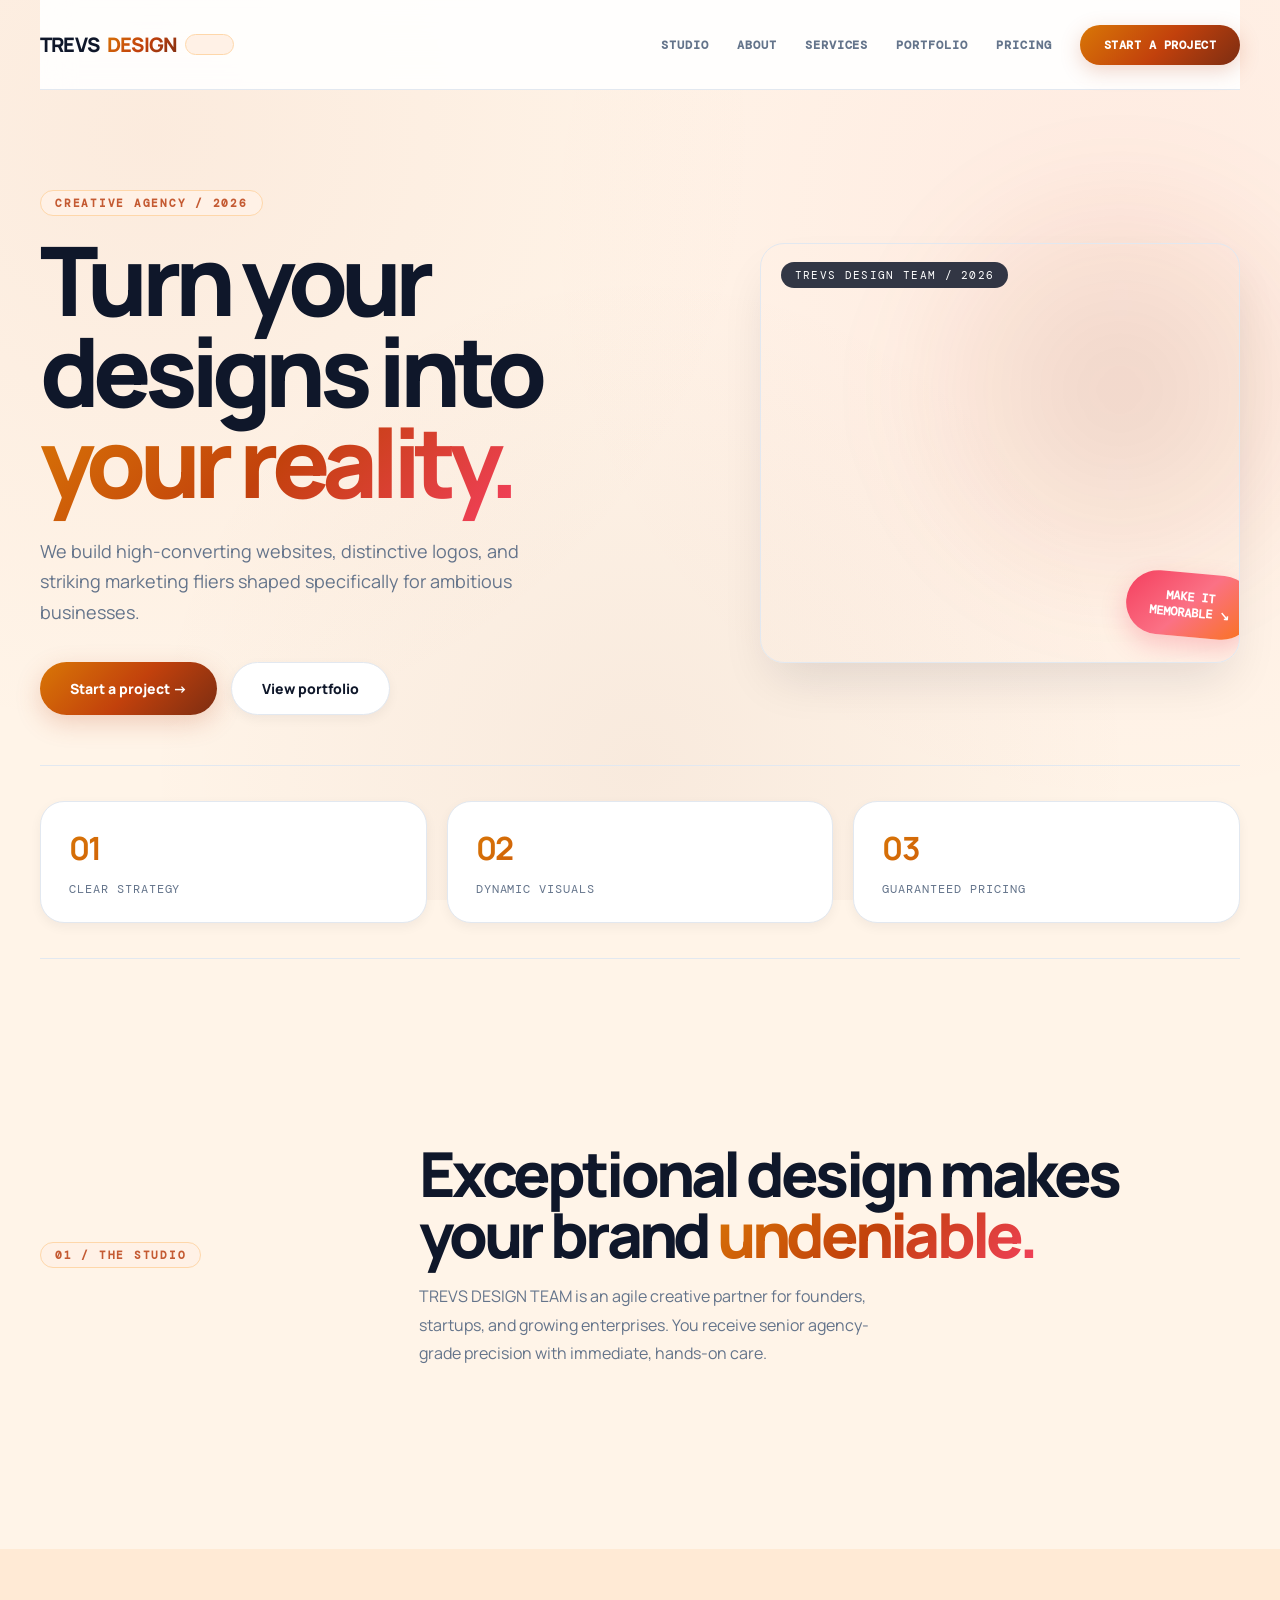
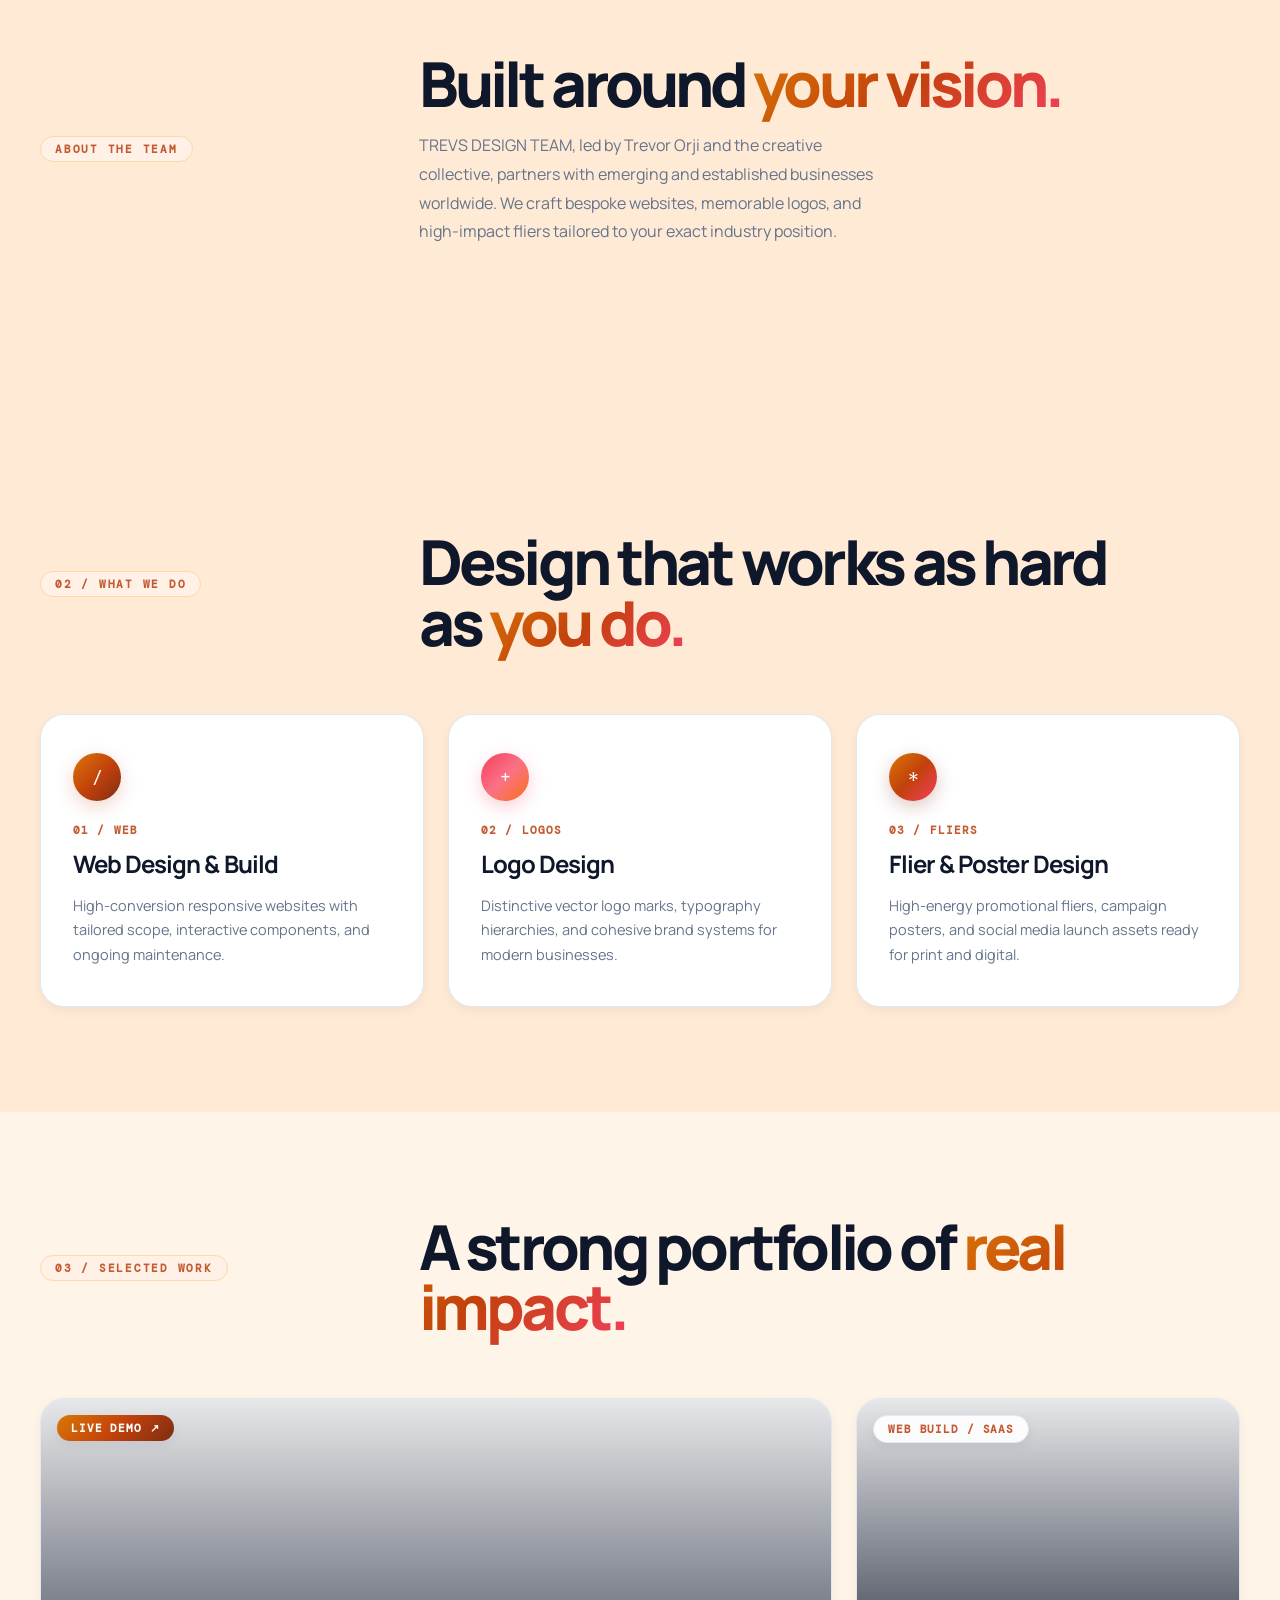
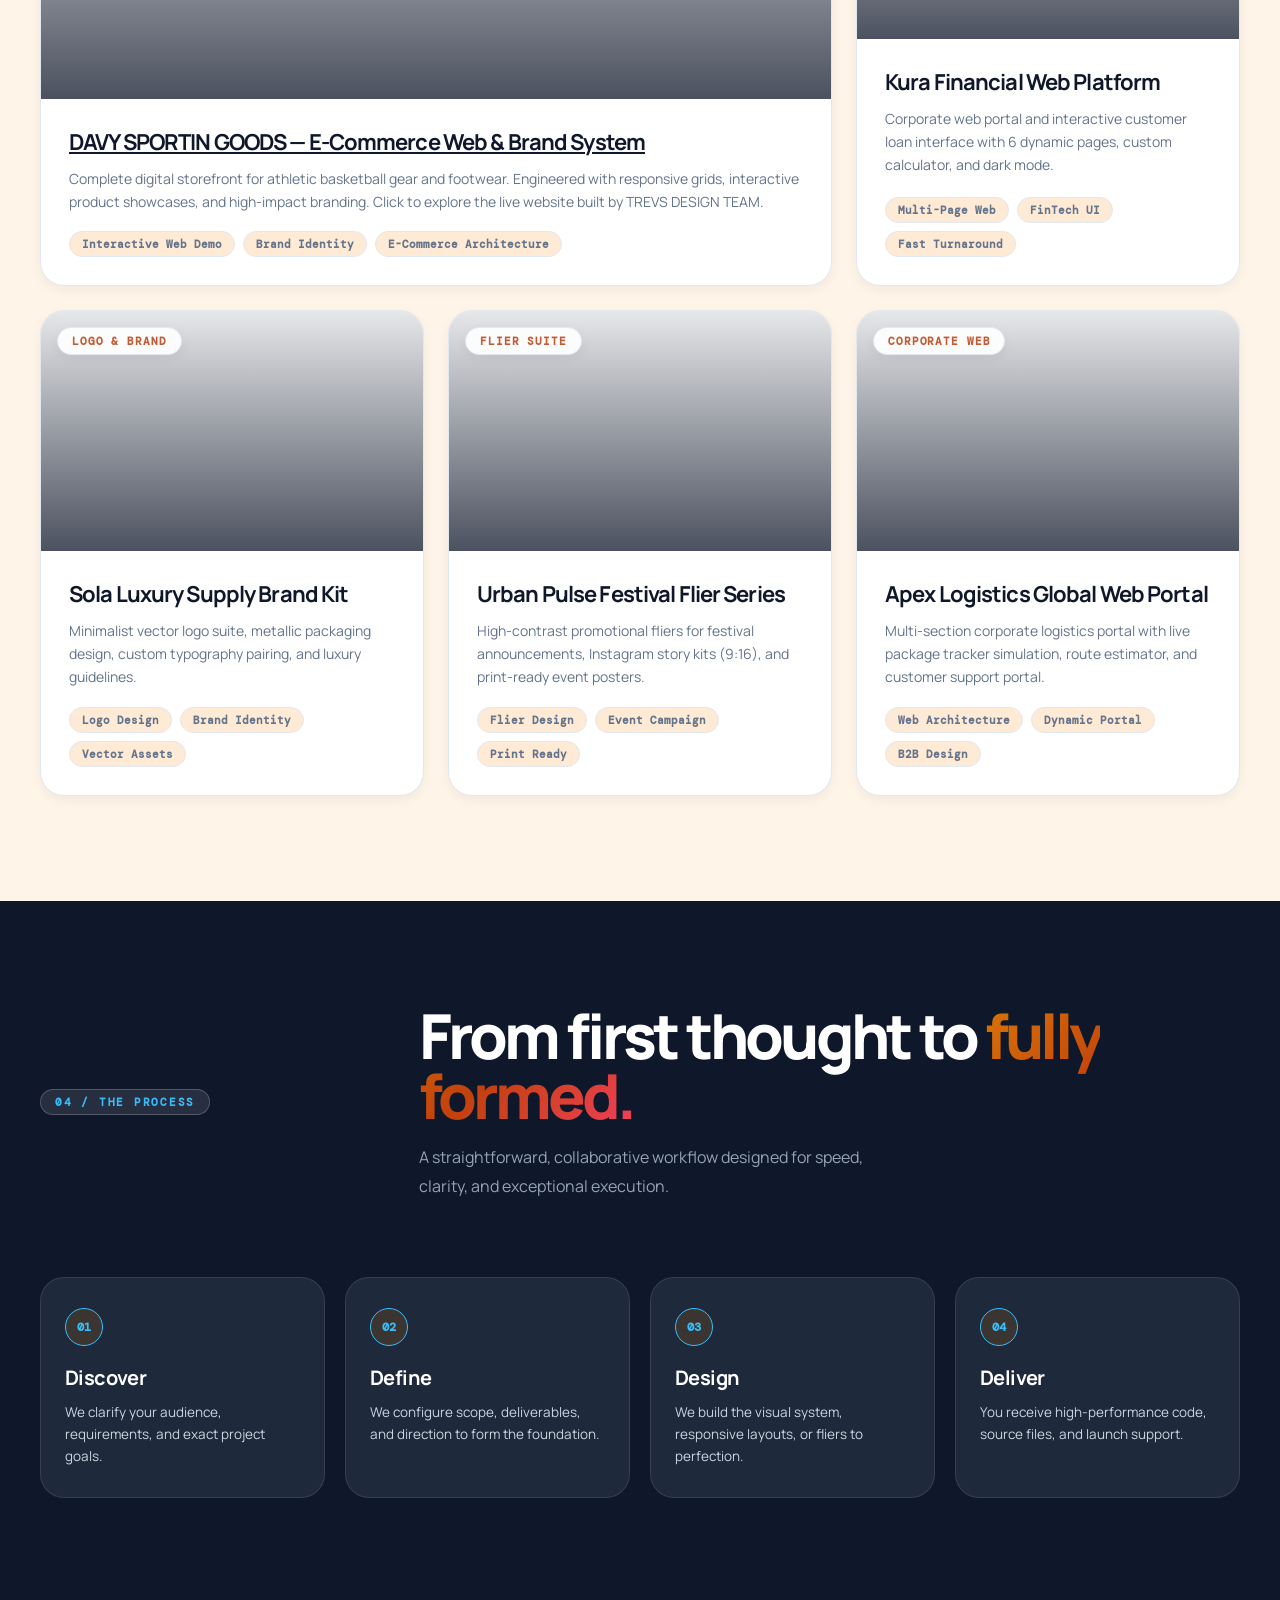
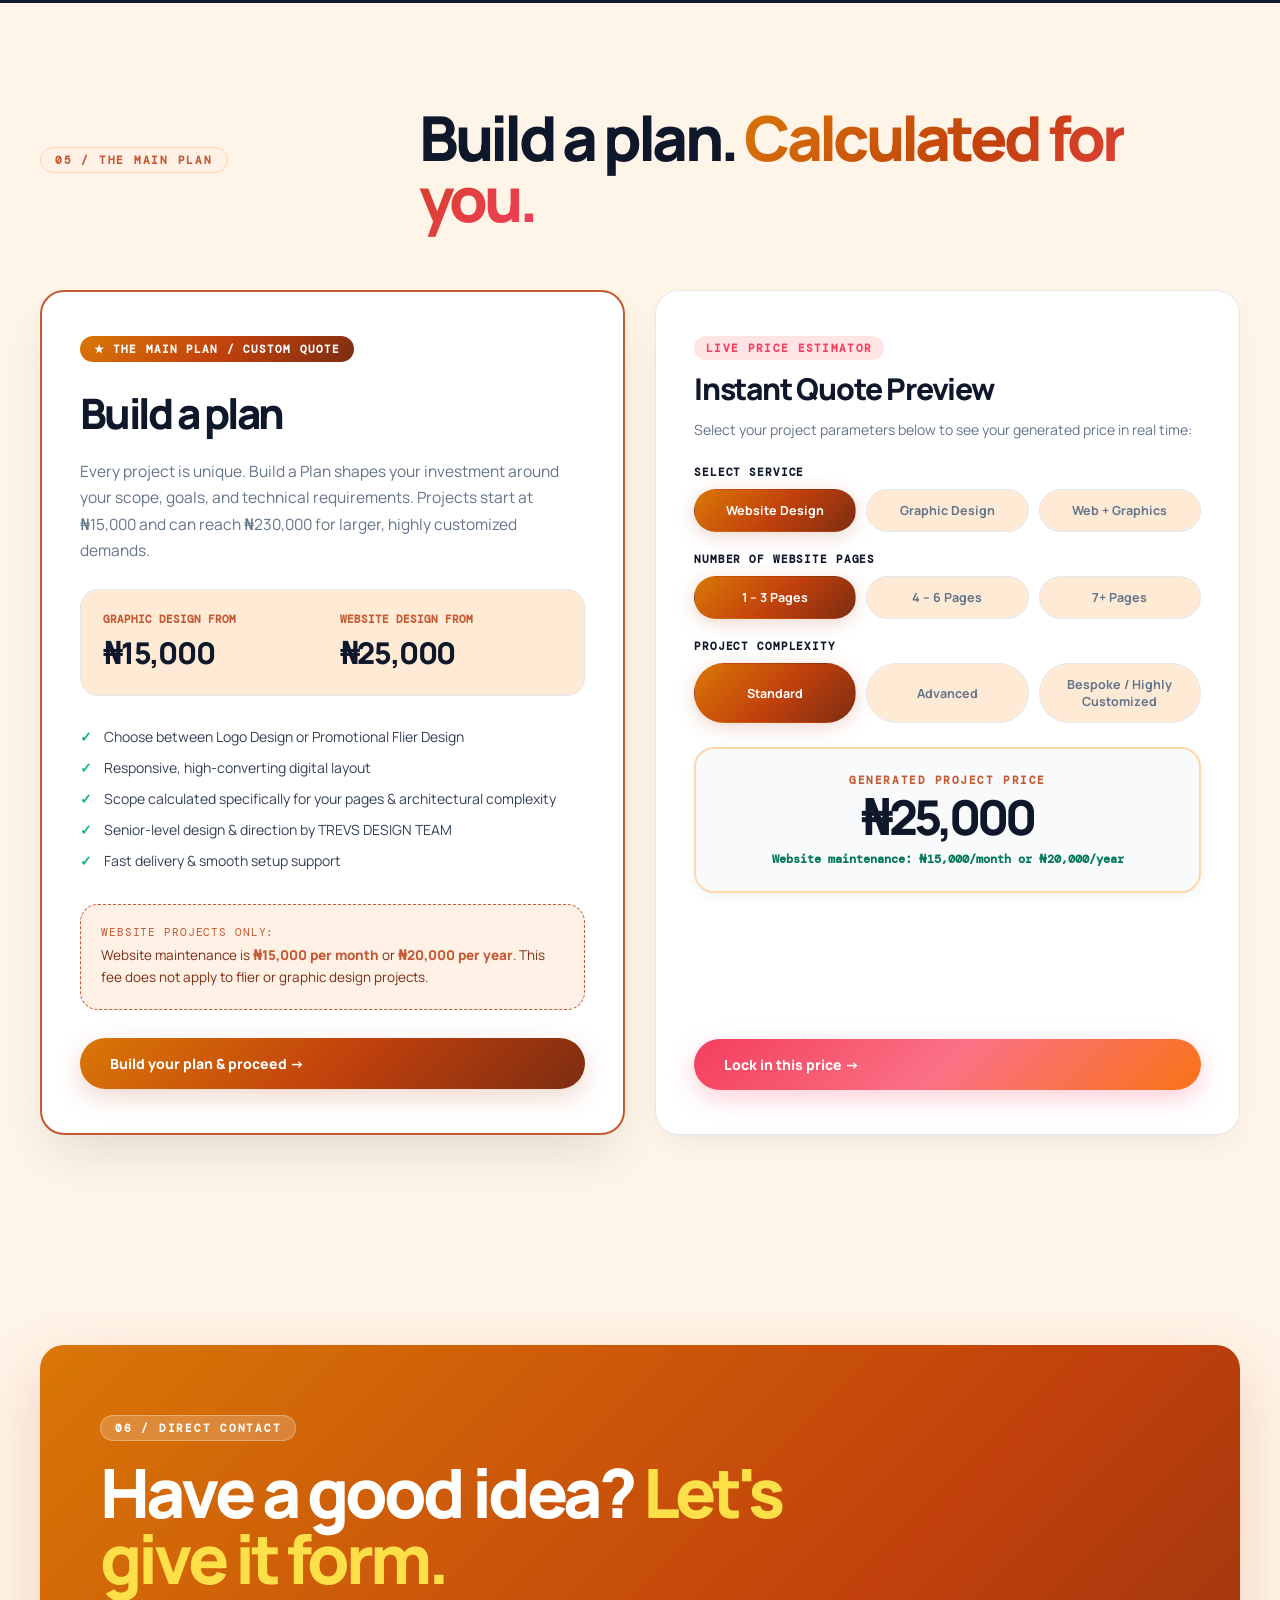
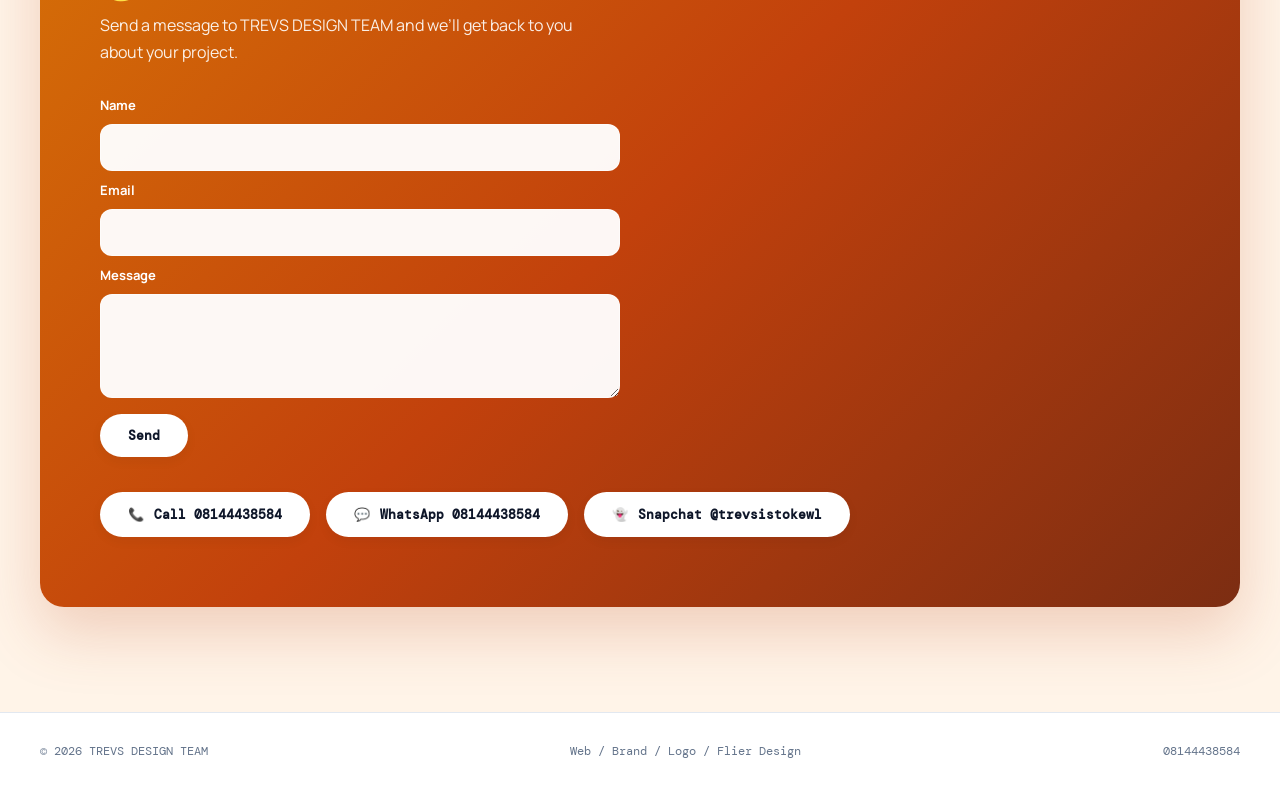
<file: index.html>
<!DOCTYPE html>
<html lang="en">
<head>
  <meta charset="UTF-8">
  <meta name="viewport" content="width=device-width, initial-scale=1.0">
  <meta name="description" content="TREVS DESIGN creates distinctive websites, logos, fliers and brands for ambitious businesses at accessible prices.">
  <title>TREVS DESIGN | Web, Brand &amp; Graphic Design</title>
  <link rel="preconnect" href="https://fonts.googleapis.com">
  <link rel="preconnect" href="https://fonts.gstatic.com" crossorigin>
  <link href="https://fonts.googleapis.com/css2?family=DM+Mono:wght@400;500&family=Manrope:wght@400;500;600;700;800;900&display=swap" rel="stylesheet">
  <style>
    :root {
      --bg: #fff4e8;
      --bg-alt: #ffead5;
      --surface: #ffffff;
      --surface-card: #ffffff;
      --surface-border: #e2e8f0;
      --text: #0f172a;
      --text-muted: #64748b;
      --blue: #c45a32;
      --blue-glow: rgba(196, 90, 50, 0.25);
      --indigo: #a7462b;
      --indigo-glow: rgba(124, 45, 18, 0.25);
      --purple: #7c2d12;
      --coral: #f43f5e;
      --coral-glow: rgba(244, 63, 94, 0.25);
      --orange: #f97316;
      --emerald: #10b981;
      --amber: #f59e0b;
      --grad-primary: linear-gradient(135deg, #d97706 0%, #c2410c 52%, #7c2d12 100%);
      --grad-warm: linear-gradient(135deg, #f43f5e 0%, #fb7185 50%, #f97316 100%);
      --grad-aurora: linear-gradient(135deg, #d97706 0%, #c2410c 50%, #f43f5e 100%);
      --mono: "DM Mono", monospace;
      --sans: "Manrope", sans-serif;
      --radius-pill: 9999px;
      --radius-card: 24px;
      --shadow-sm: 0 4px 12px rgba(15, 23, 42, 0.05);
      --shadow-md: 0 12px 30px -10px rgba(15, 23, 42, 0.08);
      --shadow-lg: 0 25px 50px -12px rgba(15, 23, 42, 0.12);
    }

    * { box-sizing: border-box; }
    html { scroll-behavior: smooth; }
    body {
      margin: 0;
      color: var(--text);
      background: var(--bg);
      font-family: var(--sans);
      background-image: 
        radial-gradient(circle at 12% 15%, rgba(196, 90, 50, 0.06) 0%, transparent 45%),
        radial-gradient(circle at 88% 25%, rgba(244, 63, 94, 0.05) 0%, transparent 45%),
        radial-gradient(circle at 50% 85%, rgba(124, 45, 18, 0.05) 0%, transparent 50%);
      background-attachment: fixed;
    }
    a { color: inherit; text-decoration: none; }
    .shell { width: min(1200px, calc(100% - 48px)); margin: 0 auto; }

    /* Header */
    header {
      display: flex;
      align-items: center;
      justify-content: space-between;
      min-height: 90px;
      border-bottom: 1px solid var(--surface-border);
      position: sticky;
      top: 0;
      background: rgba(255, 255, 255, 0.9);
      backdrop-filter: blur(16px);
      z-index: 100;
    }
    .logo {
      font-size: 20px;
      font-weight: 900;
      letter-spacing: -.04em;
      display: inline-flex;
      align-items: center;
      gap: 8px;
      color: var(--text);
    }
    .logo span {
      background: var(--grad-primary);
      -webkit-background-clip: text;
      -webkit-text-fill-color: transparent;
    }
    .logo .badge-team {
      font-size: 10px;
      font-family: var(--mono);
      background: #fff1e6;
      color: var(--blue);
      padding: 3px 10px;
      border-radius: var(--radius-pill);
      border: 1px solid #fed7aa;
      letter-spacing: .08em;
      font-weight: 700;
    }
    nav {
      display: flex;
      align-items: center;
      gap: 28px;
      font: 12px var(--mono);
      text-transform: uppercase;
      letter-spacing: .08em;
    }
    nav a {
      color: var(--text-muted);
      transition: color .2s ease;
      position: relative;
      font-weight: 600;
    }
    nav a:hover, nav a.is-active {
      color: var(--blue);
    }
    nav a.is-active:after {
      content: "";
      position: absolute;
      bottom: -6px;
      left: 0;
      right: 0;
      height: 2px;
      background: var(--grad-primary);
      border-radius: var(--radius-pill);
    }
    .nav-cta {
      padding: 12px 24px;
      color: white;
      background: var(--grad-primary);
      border-radius: var(--radius-pill);
      font-weight: 800;
      letter-spacing: .04em;
      box-shadow: 0 6px 20px var(--blue-glow);
      transition: transform .3s ease, box-shadow .3s ease;
    }
    .nav-cta:hover {
      transform: translateY(-2px);
      box-shadow: 0 10px 28px var(--blue-glow);
      color: white;
    }

    /* Common typography & components */
    .eyebrow {
      margin: 0 0 18px;
      color: var(--blue);
      font: 11px var(--mono);
      letter-spacing: .16em;
      text-transform: uppercase;
      display: inline-flex;
      align-items: center;
      gap: 8px;
    }
    .eyebrow-pill {
      background: #fff1e6;
      border: 1px solid #fed7aa;
      color: var(--blue);
      padding: 5px 14px;
      border-radius: var(--radius-pill);
      font-weight: 700;
    }

    /* Curved pill buttons */
    .button {
      display: inline-flex;
      align-items: center;
      gap: 14px;
      padding: 16px 30px;
      background: var(--grad-primary);
      color: white;
      font-weight: 800;
      font-size: 14px;
      border-radius: var(--radius-pill);
      border: 0;
      cursor: pointer;
      box-shadow: 0 8px 24px var(--blue-glow);
      transition: transform .3s cubic-bezier(.16,1,.3,1), box-shadow .3s cubic-bezier(.16,1,.3,1);
    }
    .button:hover {
      transform: translateY(-3px);
      box-shadow: 0 12px 32px var(--blue-glow);
    }
    .button.btn-warm {
      background: var(--grad-warm);
      box-shadow: 0 8px 24px var(--coral-glow);
    }
    .button.btn-warm:hover {
      box-shadow: 0 12px 32px var(--coral-glow);
    }
    .button.btn-outline {
      background: white;
      border: 1px solid var(--surface-border);
      color: var(--text);
      box-shadow: var(--shadow-sm);
    }
    .button.btn-outline:hover {
      border-color: var(--blue);
      color: var(--blue);
      transform: translateY(-2px);
    }

    /* Hero Section */
    .hero {
      min-height: 660px;
      padding: 100px 0 80px;
      position: relative;
      overflow: hidden;
    }
    .hero:after {
      content: "";
      position: absolute;
      right: -80px;
      top: 60px;
      width: 480px;
      height: 480px;
      border-radius: 50%;
      background: radial-gradient(circle, rgba(124, 45, 18, 0.12) 0%, rgba(196, 90, 50, 0.05) 50%, transparent 70%);
      pointer-events: none;
      filter: blur(40px);
    }
    .hero-grid {
      display: grid;
      grid-template-columns: 1.15fr .85fr;
      align-items: center;
      gap: 70px;
      position: relative;
      z-index: 1;
    }
    h1 {
      margin: 0;
      font-size: clamp(52px, 7.5vw, 96px);
      line-height: .95;
      letter-spacing: -.07em;
      font-weight: 900;
      color: var(--text);
    }
    h1 em {
      font-style: normal;
      background: var(--grad-aurora);
      -webkit-background-clip: text;
      -webkit-text-fill-color: transparent;
    }
    .hero-copy {
      max-width: 480px;
      margin: 28px 0 35px;
      color: var(--text-muted);
      font-size: 18px;
      line-height: 1.7;
    }
    .hero-art {
      min-height: 420px;
      position: relative;
      border-radius: var(--radius-card);
      overflow: hidden;
      background: url("https://images.unsplash.com/photo-1558655146-d09347e92766?auto=format&fit=crop&w=1200&q=85") center/cover;
      border: 1px solid var(--surface-border);
      box-shadow: var(--shadow-lg);
    }
    .hero-art:before {
      content: "TREVS DESIGN TEAM / 2026";
      position: absolute;
      top: 18px;
      left: 20px;
      color: white;
      font: 11px var(--mono);
      letter-spacing: .12em;
      background: rgba(15, 23, 42, 0.85);
      padding: 6px 14px;
      border-radius: var(--radius-pill);
      backdrop-filter: blur(8px);
    }
    .art-tag {
      position: absolute;
      right: -15px;
      bottom: 25px;
      padding: 16px 24px;
      border-radius: var(--radius-pill);
      color: white;
      background: var(--grad-warm);
      font: 12px var(--mono);
      font-weight: 800;
      text-align: center;
      transform: rotate(5deg);
      box-shadow: 0 10px 25px var(--coral-glow);
    }

    /* Stats */
    .stats {
      display: grid;
      grid-template-columns: repeat(3, 1fr);
      gap: 20px;
      padding: 35px 0;
      border-top: 1px solid var(--surface-border);
      border-bottom: 1px solid var(--surface-border);
      margin-top: 50px;
    }
    .stat {
      background: white;
      padding: 24px 28px;
      border-radius: var(--radius-card);
      border: 1px solid var(--surface-border);
      box-shadow: var(--shadow-sm);
      transition: transform .3s ease, border-color .3s ease;
    }
    .stat:hover {
      transform: translateY(-4px);
      border-color: var(--blue);
      box-shadow: var(--shadow-md);
    }
    .stat strong {
      display: block;
      margin-bottom: 6px;
      font-size: 32px;
      letter-spacing: -.05em;
      background: var(--grad-primary);
      -webkit-background-clip: text;
      -webkit-text-fill-color: transparent;
    }
    .stat span {
      color: var(--text-muted);
      font: 12px var(--mono);
      text-transform: uppercase;
      letter-spacing: .08em;
    }

    /* Sections */
    section { padding: 105px 0; }
    .section-heading {
      display: grid;
      grid-template-columns: .4fr 1fr;
      gap: 50px;
      margin-bottom: 60px;
    }
    h2 {
      max-width: 720px;
      margin: 0;
      font-size: clamp(38px, 5vw, 62px);
      line-height: .98;
      letter-spacing: -.06em;
      font-weight: 900;
      color: var(--text);
    }
    h2 em {
      font-style: normal;
      background: var(--grad-aurora);
      -webkit-background-clip: text;
      -webkit-text-fill-color: transparent;
    }
    .intro {
      max-width: 480px;
      color: var(--text-muted);
      line-height: 1.8;
      font-size: 16px;
    }

    /* Services */
    .services { background: var(--bg-alt); }
    .service-grid {
      display: grid;
      grid-template-columns: repeat(3, 1fr);
      gap: 24px;
    }
    .service {
      display: block;
      padding: 38px 32px;
      background: white;
      border-radius: var(--radius-card);
      border: 1px solid var(--surface-border);
      box-shadow: var(--shadow-sm);
      transition: transform .4s cubic-bezier(.16,1,.3,1), border-color .4s ease, box-shadow .4s ease;
    }
    .service:hover {
      transform: translateY(-6px);
      border-color: var(--blue);
      box-shadow: var(--shadow-lg);
    }
    .service-icon {
      display: grid;
      width: 48px;
      height: 48px;
      place-items: center;
      margin-bottom: 22px;
      color: white;
      background: var(--grad-primary);
      border-radius: var(--radius-pill);
      font: 18px var(--mono);
      box-shadow: 0 6px 18px var(--blue-glow);
    }
    .service:nth-child(2) .service-icon {
      background: var(--grad-warm);
      box-shadow: 0 6px 18px var(--coral-glow);
    }
    .service:nth-child(3) .service-icon {
      background: var(--grad-aurora);
      box-shadow: 0 6px 18px var(--indigo-glow);
    }
    .service-number {
      color: var(--blue);
      font: 11px var(--mono);
      letter-spacing: .1em;
      display: block;
      margin-bottom: 10px;
      font-weight: 700;
    }
    .service h3 {
      margin: 0 0 14px;
      font-size: 24px;
      letter-spacing: -.04em;
    }
    .service p {
      margin: 0;
      color: var(--text-muted);
      font-size: 14.5px;
      line-height: 1.7;
    }

    /* Strong Valid Portfolio */
    .portfolio-grid {
      display: grid;
      grid-template-columns: repeat(3, 1fr);
      gap: 24px;
    }
    .portfolio-card {
      display: flex;
      flex-direction: column;
      background: white;
      border-radius: var(--radius-card);
      border: 1px solid var(--surface-border);
      overflow: hidden;
      box-shadow: var(--shadow-sm);
      transition: transform .4s cubic-bezier(.16,1,.3,1), border-color .4s ease, box-shadow .4s ease;
    }
    .portfolio-card:hover {
      transform: translateY(-6px);
      border-color: var(--indigo);
      box-shadow: var(--shadow-lg);
    }
    .portfolio-card.featured-case {
      grid-column: span 2;
    }
    .portfolio-img {
      height: 240px;
      background-size: cover;
      background-position: center;
      position: relative;
    }
    .portfolio-card.featured-case .portfolio-img {
      height: 300px;
    }
    .portfolio-badge {
      position: absolute;
      top: 16px;
      left: 16px;
      padding: 6px 14px;
      background: rgba(255, 255, 255, 0.92);
      border: 1px solid var(--surface-border);
      backdrop-filter: blur(8px);
      color: var(--blue);
      font: 11px var(--mono);
      font-weight: 700;
      border-radius: var(--radius-pill);
      letter-spacing: .08em;
      box-shadow: var(--shadow-sm);
    }
    .portfolio-badge.live-tag {
      background: var(--grad-primary);
      color: white;
      border: 0;
    }
    .portfolio-body {
      padding: 28px;
      display: flex;
      flex-direction: column;
      flex: 1;
      justify-content: space-between;
    }
    .portfolio-title {
      margin: 0 0 10px;
      font-size: 22px;
      letter-spacing: -.04em;
      color: var(--text);
    }
    .portfolio-desc {
      color: var(--text-muted);
      font-size: 14px;
      line-height: 1.65;
      margin: 0 0 18px;
    }
    .portfolio-tags {
      display: flex;
      flex-wrap: wrap;
      gap: 8px;
      margin-top: auto;
    }
    .tag-chip {
      font: 11px var(--mono);
      padding: 5px 12px;
      background: var(--bg-alt);
      border: 1px solid var(--surface-border);
      border-radius: var(--radius-pill);
      color: var(--text-muted);
      font-weight: 600;
    }

    /* Process Section */
    .process { background: #0f172a; color: white; }
    .process .eyebrow-pill { background: rgba(255, 255, 255, 0.1); border-color: rgba(255, 255, 255, 0.2); color: #38bdf8; }
    .process h2 { color: white; }
    .process .intro { color: #94a3b8; }
    .steps {
      display: grid;
      grid-template-columns: repeat(4, 1fr);
      gap: 20px;
    }
    .step {
      background: #1e293b;
      padding: 30px 24px;
      border-radius: var(--radius-card);
      border: 1px solid rgba(255, 255, 255, 0.1);
      position: relative;
    }
    .step b {
      display: inline-grid;
      place-items: center;
      width: 38px;
      height: 38px;
      background: rgba(217, 119, 6, 0.15);
      border: 1px solid #38bdf8;
      color: #38bdf8;
      border-radius: var(--radius-pill);
      font: 12px var(--mono);
      font-weight: 800;
      margin-bottom: 18px;
    }
    .step h3 {
      margin: 0 0 10px;
      font-size: 20px;
      letter-spacing: -.03em;
      color: white;
    }
    .step p {
      margin: 0;
      color: #cbd5e1;
      font-size: 13.5px;
      line-height: 1.65;
    }

    /* Pricing Section (Build a Plan Main Plan) */
    .pricing { background: var(--bg); }
    .pricing-layout {
      display: grid;
      grid-template-columns: 1fr 1fr;
      gap: 30px;
      align-items: stretch;
    }
    .price-card {
      padding: 44px 38px;
      background: white;
      border-radius: var(--radius-card);
      border: 1px solid var(--surface-border);
      display: flex;
      flex-direction: column;
      justify-content: space-between;
      box-shadow: var(--shadow-md);
      position: relative;
    }
    .price-card.featured-main {
      border: 2px solid var(--blue);
      box-shadow: var(--shadow-lg);
    }
    .plan-badge {
      display: inline-block;
      padding: 6px 14px;
      background: var(--grad-primary);
      color: white;
      font: 11px var(--mono);
      font-weight: 800;
      letter-spacing: .1em;
      text-transform: uppercase;
      border-radius: var(--radius-pill);
      margin-bottom: 22px;
      width: fit-content;
    }
    .price-card h3 {
      margin: 0 0 16px;
      font-size: 42px;
      letter-spacing: -.06em;
      font-weight: 900;
    }
    .price-lead {
      color: var(--text-muted);
      font-size: 15.5px;
      line-height: 1.7;
      margin: 0 0 26px;
    }
    .base-rates {
      display: grid;
      grid-template-columns: 1fr 1fr;
      gap: 14px;
      margin-bottom: 26px;
      padding: 22px;
      background: var(--bg-alt);
      border: 1px solid var(--surface-border);
      border-radius: 18px;
    }
    .base-rate-item span {
      display: block;
      font: 11px var(--mono);
      text-transform: uppercase;
      color: var(--blue);
      margin-bottom: 6px;
      font-weight: 700;
    }
    .base-rate-item strong {
      font-size: 30px;
      font-weight: 900;
      color: var(--text);
      letter-spacing: -.04em;
    }
    .plan-features {
      list-style: none;
      padding: 0;
      margin: 0 0 28px;
      font-size: 14px;
      line-height: 2.2;
      color: #334155;
    }
    .plan-features li:before {
      content: "✓";
      margin-right: 12px;
      color: var(--emerald);
      font-weight: 800;
    }

    /* Maintenance Notice */
    .maintenance-banner-box {
      background: #fff1e6;
      border: 1px dashed var(--blue);
      border-radius: 18px;
      padding: 20px;
      margin-bottom: 28px;
    }
    .maintenance-banner-box strong {
      display: block;
      font: 11px var(--mono);
      text-transform: uppercase;
      letter-spacing: .08em;
      color: var(--blue);
      margin-bottom: 6px;
    }
    .maintenance-banner-box p {
      margin: 0;
      font-size: 13.5px;
      line-height: 1.6;
      color: #7c2d12;
    }
    .maintenance-banner-box em {
      color: var(--blue);
      font-style: normal;
      font-weight: 800;
    }

    /* Interactive Live Estimator Card */
    .calculator-card {
      padding: 44px 38px;
      background: white;
      border-radius: var(--radius-card);
      border: 1px solid var(--surface-border);
      display: flex;
      flex-direction: column;
      justify-content: space-between;
      box-shadow: var(--shadow-md);
    }
    .calc-tag {
      font: 11px var(--mono);
      color: var(--coral);
      letter-spacing: .12em;
      text-transform: uppercase;
      margin-bottom: 8px;
      display: inline-block;
      padding: 5px 12px;
      background: #ffe4e6;
      border-radius: var(--radius-pill);
      font-weight: 700;
    }
    .calculator-card h3 {
      margin: 0 0 10px;
      font-size: 30px;
      letter-spacing: -.04em;
      font-weight: 900;
    }
    .calc-sub {
      color: var(--text-muted);
      font-size: 14px;
      margin: 0 0 24px;
      line-height: 1.6;
    }
    .calc-group { margin-bottom: 20px; }
    .calc-group label {
      display: block;
      font: 11px var(--mono);
      text-transform: uppercase;
      font-weight: 700;
      letter-spacing: .08em;
      margin-bottom: 10px;
      color: var(--text);
    }
    .calc-options {
      display: grid;
      grid-template-columns: repeat(auto-fit, minmax(130px, 1fr));
      gap: 10px;
    }
    .calc-btn {
      display: block;
      text-align: center;
      padding: 12px 14px;
      font-size: 12.5px;
      font-weight: 700;
      border: 1px solid var(--surface-border);
      background: var(--bg-alt);
      color: var(--text-muted);
      border-radius: var(--radius-pill);
      cursor: pointer;
      transition: all .25s ease;
      font-family: var(--sans);
    }
    .calc-btn:hover {
      border-color: var(--blue);
      color: var(--text);
      background: white;
    }
    .calc-btn.is-active {
      background: var(--grad-primary);
      color: white;
      border-color: transparent;
      box-shadow: 0 4px 18px var(--blue-glow);
    }

    .calc-result-box {
      background: #f8fafc;
      border: 2px solid #fed7aa;
      border-radius: 20px;
      padding: 24px;
      margin: 24px 0;
      text-align: center;
      box-shadow: var(--shadow-sm);
    }
    .calc-result-box .amt-label {
      font: 11px var(--mono);
      text-transform: uppercase;
      letter-spacing: .14em;
      color: var(--blue);
      display: block;
      margin-bottom: 6px;
      font-weight: 700;
    }
    .calc-result-box .amt-num {
      font-size: 48px;
      font-weight: 900;
      letter-spacing: -.08em;
      color: var(--text);
      margin: 0;
      line-height: 1;
    }
    .calc-result-box .amt-maint {
      font: 12px var(--mono);
      color: #047857;
      margin-top: 10px;
      font-weight: 700;
    }
    /* Contact Section without the redundant "Send an enquiry" button */
    .contact-box {
      background: var(--grad-primary);
      border-radius: var(--radius-card);
      padding: 70px 60px;
      color: white;
      box-shadow: 0 25px 60px var(--blue-glow);
    }
    .contact-box h2 {
      font-size: clamp(40px, 5.5vw, 68px);
      color: white;
    }
    .contact-box h2 em {
      -webkit-text-fill-color: #fde047;
    }
    .contact-box form {
      display: grid;
      gap: 10px;
      max-width: 520px;
      margin-top: 28px;
    }
    .contact-box form label {
      font-size: 13px;
      font-weight: 700;
    }
    .contact-box form input:not([type="checkbox"], [type="hidden"], [type="submit"]),
    .contact-box form textarea {
      width: 100%;
      padding: 13px 15px;
      border: 1px solid rgba(255, 255, 255, .55);
      border-radius: 12px;
      background: rgba(255, 255, 255, .96);
      color: var(--text);
      font: 14px var(--sans);
    }
    .contact-box form textarea {
      resize: vertical;
    }
    .contact-box form button {
      justify-self: start;
      margin-top: 6px;
      padding: 13px 28px;
      border: 0;
      border-radius: var(--radius-pill);
      background: white;
      color: var(--text);
      font: 700 13px var(--mono);
      cursor: pointer;
      box-shadow: var(--shadow-sm);
    }
    .contact-links {
      display: flex;
      flex-wrap: wrap;
      gap: 16px;
      margin-top: 35px;
    }
    .contact-pill {
      display: inline-flex;
      align-items: center;
      gap: 10px;
      padding: 14px 28px;
      background: white;
      border-radius: var(--radius-pill);
      font: 13px var(--mono);
      font-weight: 700;
      color: var(--text);
      box-shadow: var(--shadow-sm);
      transition: transform .25s ease, box-shadow .25s ease;
    }
    .contact-pill:hover {
      transform: translateY(-3px);
      box-shadow: var(--shadow-md);
      color: var(--blue);
    }

    /* Footer */
    footer {
      padding: 30px 0;
      color: var(--text-muted);
      background: white;
      font: 12px var(--mono);
      border-top: 1px solid var(--surface-border);
    }
    .footer-row {
      display: flex;
      justify-content: space-between;
      align-items: center;
      gap: 20px;
    }

    @media (max-width: 900px) {
      .hero-grid, .section-heading, .pricing-layout { grid-template-columns: 1fr; gap: 40px; }
      .service-grid, .portfolio-grid, .steps, .stats { grid-template-columns: 1fr; }
      .portfolio-card.featured-case { grid-column: span 1; }
      .contact-box { padding: 40px 28px; }
      .footer-row { flex-direction: column; text-align: center; }
    }
    .reveal { opacity: 0; transform: translateY(24px); transition: opacity .8s cubic-bezier(.16,1,.3,1), transform .8s cubic-bezier(.16,1,.3,1); }
    .reveal.is-visible { opacity: 1; transform: translateY(0); }
  </style>
</head>
<body>
  <header class="shell">
    <a class="logo" href="#top">
      TREVS<span>DESIGN</span>
      <span class="badge-team">TEAM</span>
    </a>
    <nav aria-label="Main navigation">
      <a href="#studio">Studio</a>
      <a href="#about">About</a>
      <a href="#services">Services</a>
      <a href="#work">Portfolio</a>
      <a href="#pricing">Pricing</a>
      <a class="nav-cta" href="enquiry.html">Start a project</a>
    </nav>
  </header>

  <main id="top">
    <!-- Hero -->
    <section class="hero">
      <div class="shell hero-grid">
        <div>
          <div class="eyebrow">
            <span class="eyebrow-pill">Creative Agency / 2026</span>
          </div>
          <h1>Turn your designs into <em>your reality.</em></h1>
          <p class="hero-copy">We build high-converting websites, distinctive logos, and striking marketing fliers shaped specifically for ambitious businesses.</p>
          <div style="display: flex; gap: 14px; flex-wrap: wrap;">
            <a class="button" href="enquiry.html">Start a project -&gt;</a>
            <a class="button btn-outline" href="#work">View portfolio</a>
          </div>
        </div>
        <div class="hero-art" role="img" aria-label="Creative design team workspace">
          <div class="art-tag">MAKE IT<br>MEMORABLE ↘</div>
        </div>
      </div>
      <div class="shell stats">
        <div class="stat"><strong>01</strong><span>Clear strategy</span></div>
        <div class="stat"><strong>02</strong><span>Dynamic visuals</span></div>
        <div class="stat"><strong>03</strong><span>Guaranteed pricing</span></div>
      </div>
    </section>

    <!-- Studio -->
    <section id="studio">
      <div class="shell section-heading">
        <p class="eyebrow"><span class="eyebrow-pill">01 / The studio</span></p>
        <div>
          <h2>Exceptional design makes your brand <em>undeniable.</em></h2>
          <p class="intro">TREVS DESIGN TEAM is an agile creative partner for founders, startups, and growing enterprises. You receive senior agency-grade precision with immediate, hands-on care.</p>
        </div>
      </div>
    </section>

    <!-- About -->
    <section id="about" style="background: var(--bg-alt);">
      <div class="shell section-heading">
        <p class="eyebrow"><span class="eyebrow-pill">About the team</span></p>
        <div>
          <h2>Built around <em>your vision.</em></h2>
          <p class="intro">TREVS DESIGN TEAM, led by Trevor Orji and the creative collective, partners with emerging and established businesses worldwide. We craft bespoke websites, memorable logos, and high-impact fliers tailored to your exact industry position.</p>
        </div>
      </div>
    </section>

    <!-- Services -->
    <section class="services" id="services">
      <div class="shell">
        <div class="section-heading">
          <p class="eyebrow"><span class="eyebrow-pill">02 / What we do</span></p>
          <div><h2>Design that works as hard as <em>you do.</em></h2></div>
        </div>
        <div class="service-grid">
          <a class="service" href="enquiry.html?service=website">
            <span class="service-icon" aria-hidden="true">/</span>
            <span class="service-number">01 / WEB</span>
            <h3>Web Design &amp; Build</h3>
            <p>High-conversion responsive websites with tailored scope, interactive components, and ongoing maintenance.</p>
          </a>
          <a class="service" href="enquiry.html?service=graphics&amp;graphics_type=logo">
            <span class="service-icon" aria-hidden="true">+</span>
            <span class="service-number">02 / LOGOS</span>
            <h3>Logo Design</h3>
            <p>Distinctive vector logo marks, typography hierarchies, and cohesive brand systems for modern businesses.</p>
          </a>
          <a class="service" href="enquiry.html?service=graphics&amp;graphics_type=flier">
            <span class="service-icon" aria-hidden="true">*</span>
            <span class="service-number">03 / FLIERS</span>
            <h3>Flier &amp; Poster Design</h3>
            <p>High-energy promotional fliers, campaign posters, and social media launch assets ready for print and digital.</p>
          </a>
        </div>
      </div>
    </section>

    <!-- Strong Valid Portfolio -->
    <section id="work">
      <div class="shell">
        <div class="section-heading">
          <p class="eyebrow"><span class="eyebrow-pill">03 / Selected work</span></p>
          <div><h2>A strong portfolio of <em>real impact.</em></h2></div>
        </div>

        <div class="portfolio-grid">
          <!-- Case 1: Davy Sporting Goods (Links to live davy.html demo) -->
          <article class="portfolio-card featured-case">
            <div class="portfolio-img" style="background-image: linear-gradient(180deg, rgba(15,23,42,.1), rgba(15,23,42,.75)), url('https://images.unsplash.com/photo-1542291026-7eec264c27ff?auto=format&fit=crop&w=1200&q=85');">
              <span class="portfolio-badge live-tag">LIVE DEMO ↗</span>
            </div>
            <div class="portfolio-body">
              <div>
                <h3 class="portfolio-title"><a href="davy.html" target="_blank" style="text-decoration: underline;">DAVY SPORTIN GOODS — E-Commerce Web &amp; Brand System</a></h3>
                <p class="portfolio-desc">Complete digital storefront for athletic basketball gear and footwear. Engineered with responsive grids, interactive product showcases, and high-impact branding. Click to explore the live website built by TREVS DESIGN TEAM.</p>
              </div>
              <div class="portfolio-tags">
                <span class="tag-chip">Interactive Web Demo</span>
                <span class="tag-chip">Brand Identity</span>
                <span class="tag-chip">E-Commerce Architecture</span>
              </div>
            </div>
          </article>

          <!-- Case 2: Kura Fintech Platform -->
          <article class="portfolio-card">
            <div class="portfolio-img" style="background-image: linear-gradient(180deg, rgba(15,23,42,.1), rgba(15,23,42,.75)), url('https://images.unsplash.com/photo-1559526324-4b87b5e36e44?auto=format&fit=crop&w=800&q=85');">
              <span class="portfolio-badge">WEB BUILD / SAAS</span>
            </div>
            <div class="portfolio-body">
              <div>
                <h3 class="portfolio-title">Kura Financial Web Platform</h3>
                <p class="portfolio-desc">Corporate web portal and interactive customer loan interface with 6 dynamic pages, custom calculator, and dark mode.</p>
              </div>
              <div class="portfolio-tags">
                <span class="tag-chip">Multi-Page Web</span>
                <span class="tag-chip">FinTech UI</span>
                <span class="tag-chip">Fast Turnaround</span>
              </div>
            </div>
          </article>

          <!-- Case 3: Sola Luxury Brand -->
          <article class="portfolio-card">
            <div class="portfolio-img" style="background-image: linear-gradient(180deg, rgba(15,23,42,.1), rgba(15,23,42,.75)), url('https://images.unsplash.com/photo-1558655146-9f40138edfeb?auto=format&fit=crop&w=800&q=85');">
              <span class="portfolio-badge">LOGO &amp; BRAND</span>
            </div>
            <div class="portfolio-body">
              <div>
                <h3 class="portfolio-title">Sola Luxury Supply Brand Kit</h3>
                <p class="portfolio-desc">Minimalist vector logo suite, metallic packaging design, custom typography pairing, and luxury guidelines.</p>
              </div>
              <div class="portfolio-tags">
                <span class="tag-chip">Logo Design</span>
                <span class="tag-chip">Brand Identity</span>
                <span class="tag-chip">Vector Assets</span>
              </div>
            </div>
          </article>

          <!-- Case 4: Urban Pulse Flier Campaign -->
          <article class="portfolio-card">
            <div class="portfolio-img" style="background-image: linear-gradient(180deg, rgba(15,23,42,.1), rgba(15,23,42,.75)), url('https://images.unsplash.com/photo-1492684223066-81342ee5ff30?auto=format&fit=crop&w=800&q=85');">
              <span class="portfolio-badge">FLIER SUITE</span>
            </div>
            <div class="portfolio-body">
              <div>
                <h3 class="portfolio-title">Urban Pulse Festival Flier Series</h3>
                <p class="portfolio-desc">High-contrast promotional fliers for festival announcements, Instagram story kits (9:16), and print-ready event posters.</p>
              </div>
              <div class="portfolio-tags">
                <span class="tag-chip">Flier Design</span>
                <span class="tag-chip">Event Campaign</span>
                <span class="tag-chip">Print Ready</span>
              </div>
            </div>
          </article>

          <!-- Case 5: Apex Logistics Freight Portal -->
          <article class="portfolio-card">
            <div class="portfolio-img" style="background-image: linear-gradient(180deg, rgba(15,23,42,.1), rgba(15,23,42,.75)), url('https://images.unsplash.com/photo-1586528116311-ad8dd3c8310d?auto=format&fit=crop&w=800&q=85');">
              <span class="portfolio-badge">CORPORATE WEB</span>
            </div>
            <div class="portfolio-body">
              <div>
                <h3 class="portfolio-title">Apex Logistics Global Web Portal</h3>
                <p class="portfolio-desc">Multi-section corporate logistics portal with live package tracker simulation, route estimator, and customer support portal.</p>
              </div>
              <div class="portfolio-tags">
                <span class="tag-chip">Web Architecture</span>
                <span class="tag-chip">Dynamic Portal</span>
                <span class="tag-chip">B2B Design</span>
              </div>
            </div>
          </article>
        </div>
      </div>
    </section>

    <!-- Process -->
    <section class="process">
      <div class="shell">
        <div class="section-heading">
          <p class="eyebrow"><span class="eyebrow-pill">04 / The process</span></p>
          <div><h2>From first thought to <em>fully formed.</em></h2><p class="intro">A straightforward, collaborative workflow designed for speed, clarity, and exceptional execution.</p></div>
        </div>
        <div class="steps">
          <article class="step"><b>01</b><h3>Discover</h3><p>We clarify your audience, requirements, and exact project goals.</p></article>
          <article class="step"><b>02</b><h3>Define</h3><p>We configure scope, deliverables, and direction to form the foundation.</p></article>
          <article class="step"><b>03</b><h3>Design</h3><p>We build the visual system, responsive layouts, or fliers to perfection.</p></article>
          <article class="step"><b>04</b><h3>Deliver</h3><p>You receive high-performance code, source files, and launch support.</p></article>
        </div>
      </div>
    </section>

    <!-- Pricing (Build a Plan Main Plan) -->
    <section class="pricing" id="pricing">
      <div class="shell">
        <div class="section-heading">
          <p class="eyebrow"><span class="eyebrow-pill">05 / The Main Plan</span></p>
          <div><h2>Build a plan. <em>Calculated for you.</em></h2></div>
        </div>
        <div class="pricing-layout">
          <!-- Main Plan Card -->
          <article class="price-card featured-main">
            <div>
              <div class="plan-badge">★ THE MAIN PLAN / CUSTOM QUOTE</div>
              <h3>Build a plan</h3>
              <p class="price-lead">Every project is unique. Build a Plan shapes your investment around your scope, goals, and technical requirements. Projects start at ₦15,000 and can reach ₦230,000 for larger, highly customized demands.</p>
              
              <div class="base-rates">
                <div class="base-rate-item">
                  <span>Graphic Design From</span>
                  <strong>₦15,000</strong>
                </div>
                <div class="base-rate-item">
                  <span>Website Design From</span>
                  <strong>₦25,000</strong>
                </div>
              </div>

              <ul class="plan-features">
                <li>Choose between Logo Design or Promotional Flier Design</li>
                <li>Responsive, high-converting digital layout</li>
                <li>Scope calculated specifically for your pages &amp; architectural complexity</li>
                <li>Senior-level design &amp; direction by TREVS DESIGN TEAM</li>
                <li>Fast delivery &amp; smooth setup support</li>
              </ul>

              <div class="maintenance-banner-box">
                <strong>Website projects only:</strong>
                <p>Website maintenance is <em>₦15,000 per month</em> or <em>₦20,000 per year</em>. This fee does not apply to flier or graphic design projects.</p>
              </div>

            </div>

            <a class="button" href="enquiry.html">Build your plan &amp; proceed -&gt;</a>
          </article>

          <!-- Interactive Live Price Estimator Card -->
          <article class="calculator-card">
            <div>
              <span class="calc-tag">LIVE PRICE ESTIMATOR</span>
              <h3>Instant Quote Preview</h3>
              <p class="calc-sub">Select your project parameters below to see your generated price in real time:</p>

              <!-- Service -->
              <div class="calc-group">
                <label>Select Service</label>
                <div class="calc-options">
                  <button type="button" class="calc-btn is-active" data-group="h-service" data-val="website">Website Design</button>
                  <button type="button" class="calc-btn" data-group="h-service" data-val="graphics">Graphic Design</button>
                  <button type="button" class="calc-btn" data-group="h-service" data-val="bundle">Web + Graphics</button>
                </div>
              </div>

              <!-- Graphic Design Sub-Options (Flier vs Logo) -->
              <div class="calc-group" id="h-graphics-type-group" style="display: none;">
                <label>Graphic Deliverable</label>
                <div class="calc-options">
                  <button type="button" class="calc-btn is-active" data-group="h-graphic-type" data-val="logo">Logo Design</button>
                  <button type="button" class="calc-btn" data-group="h-graphic-type" data-val="flier">Flier Design</button>
                  <button type="button" class="calc-btn" data-group="h-graphic-type" data-val="both">Logo + Flier</button>
                </div>
              </div>

              <!-- Pages -->
              <div class="calc-group" id="h-pages-group">
                <label>Number of Website Pages</label>
                <div class="calc-options">
                  <button type="button" class="calc-btn is-active" data-group="h-pages" data-val="1-3">1 – 3 Pages</button>
                  <button type="button" class="calc-btn" data-group="h-pages" data-val="4-6">4 – 6 Pages</button>
                  <button type="button" class="calc-btn" data-group="h-pages" data-val="more-than-6">7+ Pages</button>
                </div>
              </div>

              <!-- Complexity (Style without "very") -->
              <div class="calc-group" id="h-complexity-group">
                <label>Project Complexity</label>
                <div class="calc-options">
                  <button type="button" class="calc-btn is-active" data-group="h-complexity" data-val="standard">Standard</button>
                  <button type="button" class="calc-btn" data-group="h-complexity" data-val="advanced">Advanced</button>
                  <button type="button" class="calc-btn" data-group="h-complexity" data-val="custom">Bespoke / Highly Customized</button>
                </div>
              </div>

              <!-- Result Box -->
              <div class="calc-result-box">
                <span class="amt-label">Generated Project Price</span>
                <p class="amt-num" id="home-calc-price">₦25,000</p>
                <div class="amt-maint">Website maintenance: ₦15,000/month or ₦20,000/year</div>
              </div>
            </div>

            <a class="button btn-warm" id="home-calc-cta" href="enquiry.html?service=website&amp;pages=1-3&amp;complexity=standard">Lock in this price -&gt;</a>
          </article>
        </div>
      </div>
    </section>

    <!-- Contact Section without the redundant "Send an enquiry" button -->
    <section class="contact" id="contact">
      <div class="shell contact-box">
        <div>
          <p class="eyebrow" style="color: rgba(255,255,255,.9);"><span class="eyebrow-pill" style="background: rgba(255,255,255,.2); border-color: rgba(255,255,255,.3); color: white;">06 / Direct Contact</span></p>
          <h2>Have a good idea? <em>Let's give it form.</em></h2>
          <p style="max-width: 500px; color: rgba(255,255,255,.9); font-size: 16px; margin: 20px 0 30px; line-height: 1.7;">
            Send a message to TREVS DESIGN TEAM and we’ll get back to you about your project.
          </p>
          <form action="https://splitforms.com/api/submit" method="POST">
            <input type="hidden" name="access_key" value="e0411708a13f41918704dbf9a4bbf323">

            <label for="sf-name">Name</label>
            <input type="text" id="sf-name" name="name" autocomplete="name" required>

            <label for="sf-email">Email</label>
            <input type="email" id="sf-email" name="email" autocomplete="email" required>

            <label for="sf-message">Message</label>
            <textarea id="sf-message" name="message" rows="4" required></textarea>

            <input type="checkbox" name="botcheck" style="display:none" tabindex="-1" autocomplete="off">
            <button type="submit">Send</button>
          </form>
          <script src="https://splitforms.com/embed.js" async></script>
          <div class="contact-links">
            <a class="contact-pill" href="tel:08144438584">
              <span>📞</span> Call 08144438584
            </a>
            <a class="contact-pill" href="https://wa.me/2348144438584" target="_blank" rel="noopener">
              <span>💬</span> WhatsApp 08144438584
            </a>
            <a class="contact-pill" href="https://www.snapchat.com/add/trevsistokewl" target="_blank" rel="noopener">
              <span>👻</span> Snapchat @trevsistokewl
            </a>
          </div>
        </div>
      </div>
    </section>
  </main>

  <footer>
    <div class="shell footer-row">
      <span>© 2026 TREVS DESIGN TEAM</span>
      <span>Web / Brand / Logo / Flier Design</span>
      <a href="tel:08144438584">08144438584</a>
    </div>
  </footer>

  <script>
    const heroArt = document.querySelector('.hero-art');
    const revealItems = document.querySelectorAll('section > .shell');
    const navigationLinks = document.querySelectorAll('nav a:not(.nav-cta)');
    const sections = document.querySelectorAll('main section[id]');

    revealItems.forEach((item) => item.classList.add('reveal'));

    const revealObserver = new IntersectionObserver((entries) => {
      entries.forEach((entry) => {
        if (entry.isIntersecting) {
          entry.target.classList.add('is-visible');
          revealObserver.unobserve(entry.target);
        }
      });
    }, { threshold: 0.12 });

    revealItems.forEach((item) => revealObserver.observe(item));

    const sectionObserver = new IntersectionObserver((entries) => {
      entries.forEach((entry) => {
        if (entry.isIntersecting) {
          navigationLinks.forEach((link) => {
            link.classList.toggle('is-active', link.getAttribute('href') === `#${entry.target.id}`);
          });
        }
      });
    }, { rootMargin: '-35% 0px -55% 0px' });

    sections.forEach((section) => sectionObserver.observe(section));

    if (heroArt && !window.matchMedia('(prefers-reduced-motion: reduce)').matches) {
      heroArt.addEventListener('pointermove', (event) => {
        const bounds = heroArt.getBoundingClientRect();
        const xOffset = ((event.clientX - bounds.left) / bounds.width - 0.5) * 10;
        const yOffset = ((event.clientY - bounds.top) / bounds.height - 0.5) * 10;
        heroArt.style.backgroundPosition = `${50 + xOffset}% ${50 + yOffset}%`;
      });
      heroArt.addEventListener('pointerleave', () => {
        heroArt.style.backgroundPosition = '50% 50%';
      });
    }

    // Home Interactive Price Estimator
    const homeCalcPrice = document.querySelector('#home-calc-price');
    const homeCalcCta = document.querySelector('#home-calc-cta');
    const hPagesGroup = document.querySelector('#h-pages-group');
    const hComplexityGroup = document.querySelector('#h-complexity-group');
    const hGraphicsTypeGroup = document.querySelector('#h-graphics-type-group');
    const homeCalcMaintenance = document.querySelector('.amt-maint');

    let hService = 'website';
    let hGraphicType = 'logo';
    let hPages = '1-3';
    let hComplexity = 'standard';

    function updateHomeCalculator() {
      let base = 25000;

      if (hService === 'graphics') {
        base = (hGraphicType === 'both') ? 25000 : 15000;
        if (hPagesGroup) hPagesGroup.style.display = 'none';
        if (hComplexityGroup) hComplexityGroup.style.display = 'block';
        if (hGraphicsTypeGroup) hGraphicsTypeGroup.style.display = 'block';
      } else if (hService === 'bundle') {
        base = 35000;
        if (hPagesGroup) hPagesGroup.style.display = 'block';
        if (hComplexityGroup) hComplexityGroup.style.display = 'block';
        if (hGraphicsTypeGroup) hGraphicsTypeGroup.style.display = 'block';
      } else {
        base = 25000;
        if (hPagesGroup) hPagesGroup.style.display = 'block';
        if (hComplexityGroup) hComplexityGroup.style.display = 'block';
        if (hGraphicsTypeGroup) hGraphicsTypeGroup.style.display = 'none';
      }

      if (homeCalcMaintenance) homeCalcMaintenance.style.display = hService === 'graphics' ? 'none' : 'block';

      const pageAddons = { '1-3': 0, '4-6': 25000, 'more-than-6': 50000 };
      const extraPages = hService === 'graphics' ? 0 : (pageAddons[hPages] || 0);
      const extraComplexity = hComplexity === 'custom'
        ? (hService === 'graphics' ? 205000 : (hService === 'bundle' ? 145000 : 155000))
        : (hComplexity === 'advanced' ? 25000 : 0);
      const total = Math.min(base + extraPages + extraComplexity, 230000);
      if (homeCalcPrice) homeCalcPrice.textContent = '₦' + total.toLocaleString();
      if (homeCalcCta) {
        homeCalcCta.href = `enquiry.html?service=${hService}&graphics_type=${hGraphicType}&pages=${hPages}&complexity=${hComplexity}&price=${total}`;
      }
    }

    document.querySelectorAll('.calc-btn').forEach((btn) => {
      btn.addEventListener('click', () => {
        const group = btn.dataset.group;
        const val = btn.dataset.val;
        document.querySelectorAll(`.calc-btn[data-group="${group}"]`).forEach((b) => b.classList.remove('is-active'));
        btn.classList.add('is-active');

        if (group === 'h-service') hService = val;
        if (group === 'h-graphic-type') hGraphicType = val;
        if (group === 'h-pages') hPages = val;
        if (group === 'h-complexity') hComplexity = val;

        updateHomeCalculator();
      });
    });

    updateHomeCalculator();
  </script>
</body>
</html>
</file>
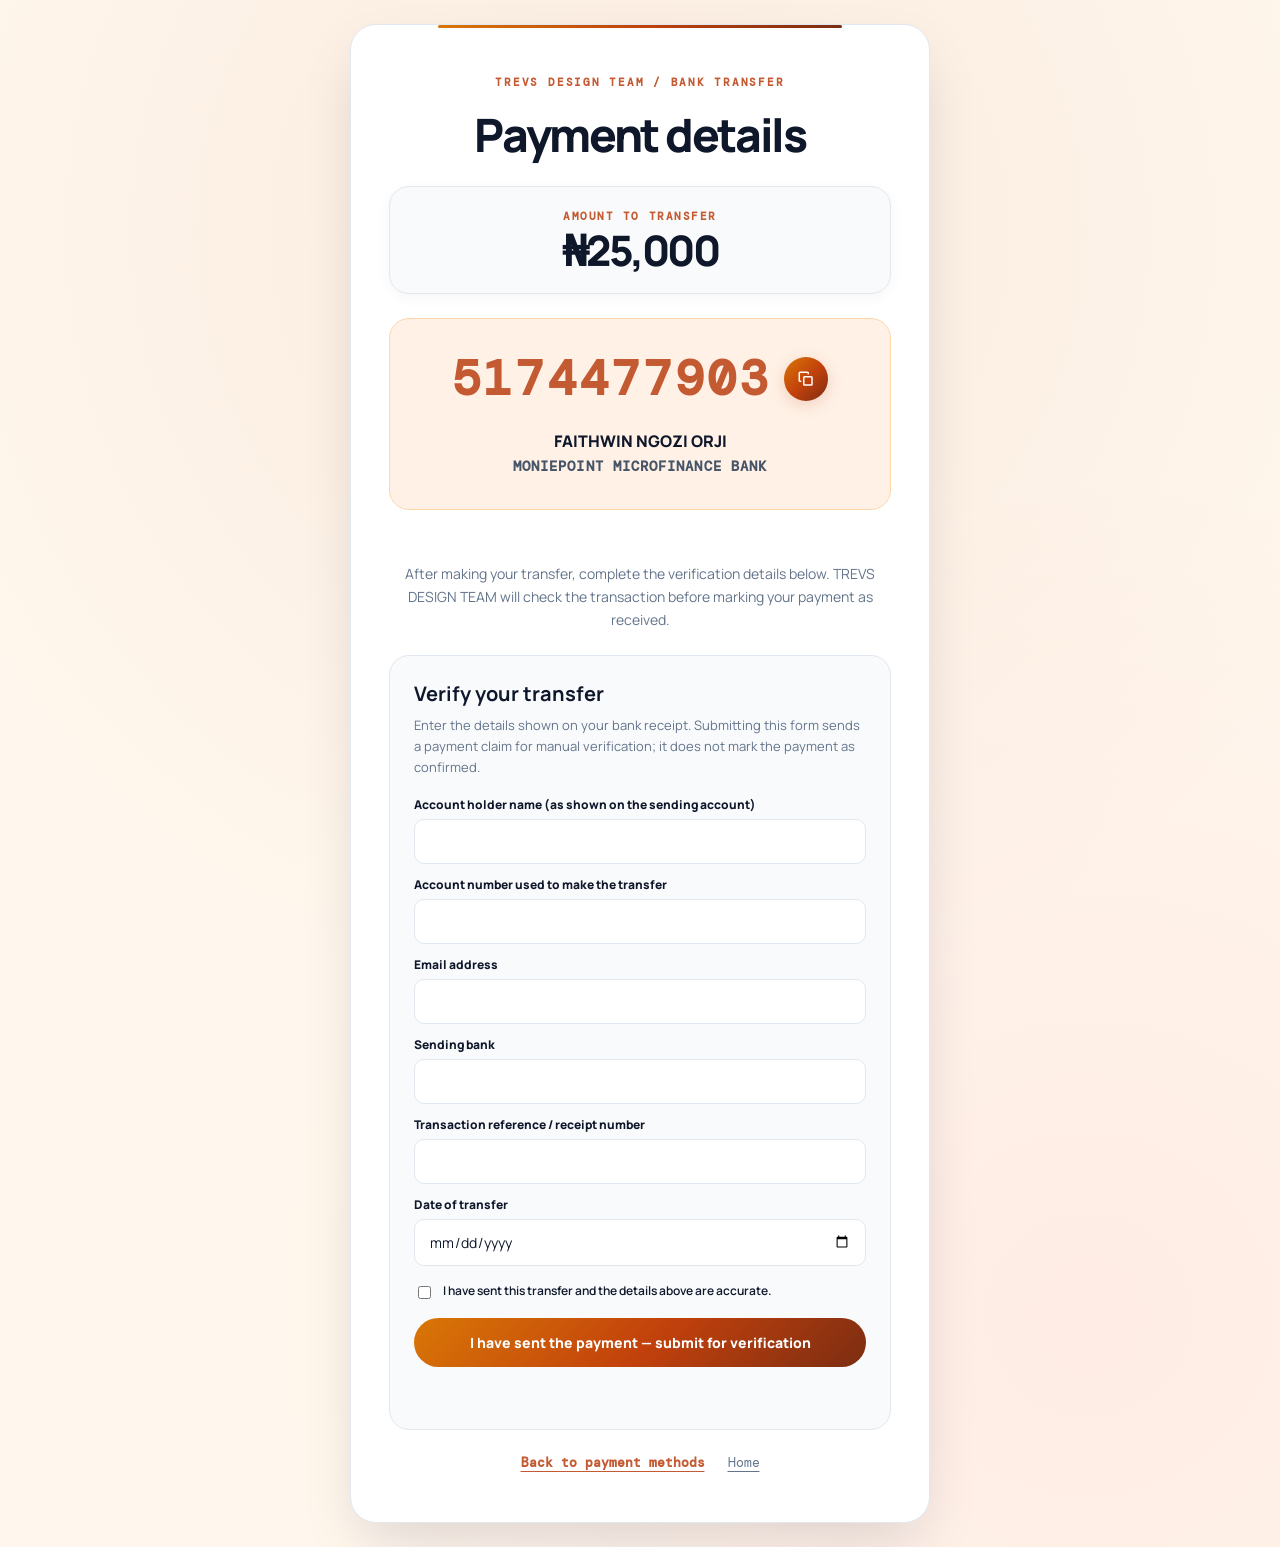
<file: bank-transfer.html>
<!DOCTYPE html>
<html lang="en">
<head>
  <meta charset="UTF-8">
  <meta name="viewport" content="width=device-width, initial-scale=1.0">
  <title>Bank Transfer | TREVS DESIGN</title>
  <link rel="preconnect" href="https://fonts.googleapis.com">
  <link rel="preconnect" href="https://fonts.gstatic.com" crossorigin>
  <link href="https://fonts.googleapis.com/css2?family=DM+Mono:wght@400;500&family=Manrope:wght@400;500;600;700;800;900&display=swap" rel="stylesheet">
  <style>
    :root {
      --bg: #fff7ed;
      --surface: #ffffff;
      --surface-card: #ffffff;
      --surface-border: #e2e8f0;
      --text: #0f172a;
      --text-muted: #64748b;
      --blue: #c45a32;
      --blue-glow: rgba(196, 90, 50, 0.22);
      --indigo: #a7462b;
      --coral: #f43f5e;
      --emerald: #10b981;
      --grad-primary: linear-gradient(135deg, #d97706 0%, #c2410c 52%, #7c2d12 100%);
      --mono: "DM Mono", monospace;
      --sans: "Manrope", sans-serif;
      --radius-pill: 9999px;
      --radius-card: 26px;
      --shadow-lg: 0 25px 60px -12px rgba(15, 23, 42, 0.15);
    }
    * { box-sizing: border-box; }
    body {
      min-height: 100vh;
      display: grid;
      place-items: center;
      margin: 0;
      color: var(--text);
      background: var(--bg);
      font-family: var(--sans);
      background-image: 
        radial-gradient(circle at 50% 15%, rgba(196, 90, 50, 0.08) 0%, transparent 55%),
        radial-gradient(circle at 85% 85%, rgba(244, 63, 94, 0.06) 0%, transparent 50%);
      padding: 24px;
    }
    .bank-card {
      width: min(580px, 100%);
      padding: 50px 38px;
      text-align: center;
      background: var(--surface);
      border: 1px solid var(--surface-border);
      border-radius: var(--radius-card);
      box-shadow: var(--shadow-lg);
      position: relative;
    }
    .bank-card:before {
      content: "";
      position: absolute;
      top: 0;
      left: 15%;
      right: 15%;
      height: 3px;
      background: var(--grad-primary);
      border-radius: var(--radius-pill);
    }
    .eyebrow {
      margin: 0 0 14px;
      color: var(--blue);
      font-size: 11px;
      font-weight: 700;
      letter-spacing: .16em;
      text-transform: uppercase;
      font-family: var(--mono);
    }
    h1 {
      margin: 0 0 20px;
      font-size: clamp(34px, 6vw, 46px);
      letter-spacing: -.05em;
      font-weight: 900;
      color: var(--text);
    }
    
    .amount-due-box {
      margin-bottom: 24px;
      padding: 22px;
      background: #f8fafc;
      border: 1px solid var(--surface-border);
      border-radius: 20px;
      box-shadow: 0 4px 15px rgba(15, 23, 42, 0.04);
    }
    .amount-due-box span {
      font-size: 11px;
      text-transform: uppercase;
      letter-spacing: .14em;
      color: var(--blue);
      font-weight: 700;
      display: block;
      margin-bottom: 6px;
      font-family: var(--mono);
    }
    .amount-due-box strong {
      font-size: 42px;
      font-weight: 900;
      color: var(--text);
      letter-spacing: -.06em;
      display: block;
      line-height: 1;
    }
    .maintenance-note {
      margin-top: 10px;
      font-size: 12px;
      color: #16a34a;
      font-family: var(--mono);
      font-weight: 700;
    }
    .verification-form {
      margin-top: 24px;
      padding: 24px;
      text-align: left;
      background: #f8fafc;
      border: 1px solid var(--surface-border);
      border-radius: 20px;
    }
    .verification-form h2 { margin: 0 0 8px; font-size: 20px; }
    .verification-form > p { margin: 0 0 18px; color: var(--text-muted); font-size: 13px; line-height: 1.6; }
    .verification-form label { display: block; margin: 12px 0 6px; font-size: 12px; font-weight: 800; }
    .verification-form input:not([type="checkbox"], [type="hidden"]) {
      width: 100%;
      padding: 12px 14px;
      color: var(--text);
      background: white;
      border: 1px solid var(--surface-border);
      border-radius: 10px;
      font: 14px var(--sans);
    }
    .verification-form .confirm-check { display: flex; align-items: flex-start; gap: 9px; margin: 16px 0; font-weight: 600; line-height: 1.5; }
    .verification-form .confirm-check input { margin-top: 4px; }
    .verification-form button {
      width: 100%;
      padding: 15px 20px;
      color: white;
      background: var(--grad-primary);
      border: 0;
      border-radius: var(--radius-pill);
      font: 800 14px var(--sans);
      cursor: pointer;
    }
    .verification-status { min-height: 20px; margin: 12px 0 0; font-size: 13px; font-weight: 700; line-height: 1.5; }

    .account {
      padding: 28px 24px;
      background: #fff1e6;
      border: 1px solid #fed7aa;
      border-radius: 20px;
      color: var(--text);
    }
    .account-label {
      margin: 0 0 12px;
      color: var(--blue);
      font-size: 11px;
      font-weight: 700;
      letter-spacing: .14em;
      font-family: var(--mono);
    }
    .account-number-row {
      display: flex;
      align-items: center;
      justify-content: center;
      gap: 14px;
      margin-bottom: 20px;
    }
    .account-number {
      margin: 0;
      font-size: clamp(32px, 7vw, 48px);
      font-weight: 900;
      letter-spacing: .06em;
      font-family: var(--mono);
      color: var(--blue);
    }
    .account-name, .bank-name { margin: 6px 0; font-size: 16px; font-weight: 800; }
    .bank-name { color: #475569; font-size: 13.5px; letter-spacing: .08em; font-family: var(--mono); }
    .copy-icon {
      display: inline-grid;
      width: 44px;
      height: 44px;
      place-items: center;
      color: white;
      background: var(--grad-primary);
      border: 0;
      border-radius: var(--radius-pill);
      cursor: pointer;
      transition: transform .25s ease, box-shadow .25s ease;
      box-shadow: 0 4px 15px var(--blue-glow);
    }
    .copy-icon:hover {
      transform: translateY(-2px);
      box-shadow: 0 8px 25px var(--blue-glow);
    }
    .copy-icon svg { width: 18px; height: 18px; fill: none; stroke: currentColor; stroke-linecap: round; stroke-linejoin: round; stroke-width: 2; }
    .status { min-height: 20px; margin: 12px 0 0; color: #16a34a; font-size: 12px; font-family: var(--mono); font-weight: 700; }
    
    p.transfer-guide {
      color: var(--text-muted);
      line-height: 1.65;
      font-size: 14px;
      margin: 20px 0 0;
    }
    .actions-group {
      display: grid;
      gap: 12px;
      margin-top: 24px;
    }
    .payment-link {
      display: block;
      padding: 18px 24px;
      color: white;
      background: var(--grad-primary);
      border-radius: var(--radius-pill);
      font-weight: 800;
      font-size: 15px;
      text-align: center;
      text-decoration: none;
      box-shadow: 0 8px 25px var(--blue-glow);
      transition: transform .25s ease, box-shadow .25s ease;
      border: 0;
      cursor: pointer;
    }
    .payment-link:hover {
      transform: translateY(-2px);
      box-shadow: 0 12px 35px var(--blue-glow);
    }
    .back {
      display: inline-block;
      margin-top: 24px;
      color: var(--blue);
      font-size: 13px;
      text-decoration: underline;
      text-underline-offset: 4px;
      font-family: var(--mono);
      font-weight: 600;
    }
    .home {
      display: inline-block;
      margin: 24px 0 0 20px;
      color: var(--text-muted);
      font-size: 13px;
      text-decoration: underline;
      text-underline-offset: 4px;
      font-family: var(--mono);
    }
  </style>
</head>
<body>
  <main class="bank-card">
    <p class="eyebrow">TREVS DESIGN TEAM / BANK TRANSFER</p>
    <h1>Payment details</h1>

    <div class="amount-due-box">
      <span>Amount to Transfer</span>
      <strong id="amount-transfer-display">₦25,000</strong>
      <div class="maintenance-note" id="maintenance-note">Website maintenance: ₦15,000/month or ₦20,000/year</div>
    </div>

    <section class="account">
      <div class="account-number-row">
        <p class="account-number" id="account-number">5174477903</p>
        <button class="copy-icon" id="copy-account" type="button" aria-label="Copy account number" title="Copy account number">
          <svg viewBox="0 0 24 24" aria-hidden="true"><rect x="9" y="9" width="11" height="11" rx="1"></rect><path d="M5 15H4a1 1 0 0 1-1-1V4a1 1 0 0 1 1-1h10a1 1 0 0 1 1 1v1"></path></svg>
        </button>
      </div>
      <p class="account-name">FAITHWIN NGOZI ORJI</p>
      <p class="bank-name">MONIEPOINT MICROFINANCE BANK</p>
    </section>
    <p class="status" id="copy-status" aria-live="polite"></p>

    <p class="transfer-guide">After making your transfer, complete the verification details below. TREVS DESIGN TEAM will check the transaction before marking your payment as received.</p>

    <form class="verification-form" id="payment-verification-form" action="https://splitforms.com/api/submit" method="POST">
      <h2>Verify your transfer</h2>
      <p>Enter the details shown on your bank receipt. Submitting this form sends a payment claim for manual verification; it does not mark the payment as confirmed.</p>
      <input type="hidden" name="access_key" value="e0411708a13f41918704dbf9a4bbf323">
      <input type="checkbox" name="botcheck" style="display:none" tabindex="-1" autocomplete="off">
      <input type="hidden" name="amount" id="verification-amount" value="25000">
      <input type="hidden" name="service" id="verification-service" value="">

      <label for="payer-name">Account holder name (as shown on the sending account)</label>
      <input id="payer-name" name="payer_name" type="text" autocomplete="name" required>

      <label for="sender-account-number">Account number used to make the transfer</label>
      <input id="sender-account-number" name="sender_account_number" type="text" inputmode="numeric" autocomplete="off" required>

      <label for="payer-email">Email address</label>
      <input id="payer-email" name="email" type="email" autocomplete="email" required>

      <label for="sender-bank">Sending bank</label>
      <input id="sender-bank" name="sender_bank" type="text" required>

      <label for="transaction-reference">Transaction reference / receipt number</label>
      <input id="transaction-reference" name="transaction_reference" type="text" required>

      <label for="payment-date">Date of transfer</label>
      <input id="payment-date" name="payment_date" type="date" required>

      <label class="confirm-check" for="payment-claim-confirmation">
        <input id="payment-claim-confirmation" name="payment_claim_confirmation" type="checkbox" value="I have sent this transfer and the details above are accurate" required>
        <span>I have sent this transfer and the details above are accurate.</span>
      </label>

      <button type="submit" id="verification-submit">I have sent the payment — submit for verification</button>
      <p class="verification-status" id="verification-status" role="status" aria-live="polite"></p>
    </form>

    <a class="back" href="payment.html">Back to payment methods</a>
    <a class="home" href="index.html">Home</a>
  </main>

  <script>
    const copyButton = document.querySelector('#copy-account');
    const copyStatus = document.querySelector('#copy-status');
    const amountDisplay = document.querySelector('#amount-transfer-display');
    const verificationForm = document.querySelector('#payment-verification-form');
    const verificationStatus = document.querySelector('#verification-status');
    const verificationSubmit = document.querySelector('#verification-submit');
    const verificationAmount = document.querySelector('#verification-amount');
    const verificationService = document.querySelector('#verification-service');
    const maintenanceNote = document.querySelector('#maintenance-note');

    copyButton.addEventListener('click', async () => {
      try {
        await navigator.clipboard.writeText('5174477903');
        copyStatus.textContent = 'Account number (5174477903) copied to clipboard.';
      } catch (err) {
        copyStatus.textContent = 'Account number: 5174477903';
      }
    });

    const params = new URLSearchParams(window.location.search);
    let amount = params.get('amount');
    let clientName = '';
    let clientEmail = '';
    let service = params.get('service') || '';

    try {
      const saved = localStorage.getItem('trevs_enquiry');
      if (saved) {
        const parsed = JSON.parse(saved);
        if (!amount && parsed.amount) amount = parsed.amount;
        if (parsed.name) clientName = parsed.name;
        if (parsed.email) clientEmail = parsed.email;
        if (!service && parsed.service) service = parsed.service;
      }
    } catch (e) {
      console.warn('LocalStorage read error:', e);
    }

    if (amount) {
      const numAmount = Number(amount);
      if (!isNaN(numAmount)) {
        amountDisplay.textContent = '₦' + numAmount.toLocaleString();
        verificationAmount.value = String(numAmount);
      } else {
        amountDisplay.textContent = amount.startsWith('₦') ? amount : '₦' + amount;
        verificationAmount.value = amount;
      }
    }

    verificationService.value = service;
    maintenanceNote.style.display = service.toLowerCase().includes('website') ? 'block' : 'none';
    document.querySelector('#payer-name').value = clientName;
    document.querySelector('#payer-email').value = clientEmail;

    verificationForm.addEventListener('submit', async (event) => {
      event.preventDefault();
      verificationSubmit.disabled = true;
      verificationSubmit.textContent = 'Sending for verification…';
      verificationStatus.style.color = 'var(--text-muted)';
      verificationStatus.textContent = 'Submitting your payment claim…';

      const formData = new FormData(verificationForm);
      formData.set('message', `Payment verification request for ${amountDisplay.textContent}. Account holder: ${formData.get('payer_name')}. Sending account number: ${formData.get('sender_account_number')}. Reference: ${formData.get('transaction_reference')}. Transfer date: ${formData.get('payment_date')}. Sending bank: ${formData.get('sender_bank')}.`);
      formData.set('subject', `Payment verification request — ${formData.get('payer_name')}`);

      try {
        const response = await fetch('https://splitforms.com/api/submit', {
          method: 'POST',
          headers: { 'Accept': 'application/json' },
          body: formData
        });
        const result = await response.json().catch(() => null);
        if (!response.ok || (result && result.success === false)) throw new Error('The verification service did not accept the request.');

        verificationStatus.style.color = '#047857';
        verificationStatus.textContent = 'Payment claim received and pending manual verification. Your payment is not confirmed yet; the team will check the transfer before starting work.';
        verificationSubmit.textContent = 'Verification request sent';
        window.setTimeout(() => {
          window.location.href = 'thank-you.html?status=pending';
        }, 1200);
      } catch (error) {
        verificationStatus.style.color = '#b91c1c';
        verificationStatus.textContent = 'We could not submit the verification request. Please try again or contact TREVS DESIGN TEAM at 08144438584.';
        verificationSubmit.disabled = false;
        verificationSubmit.textContent = 'I have sent the payment — submit for verification';
      }
    });
  </script>
</body>
</html>
</file>
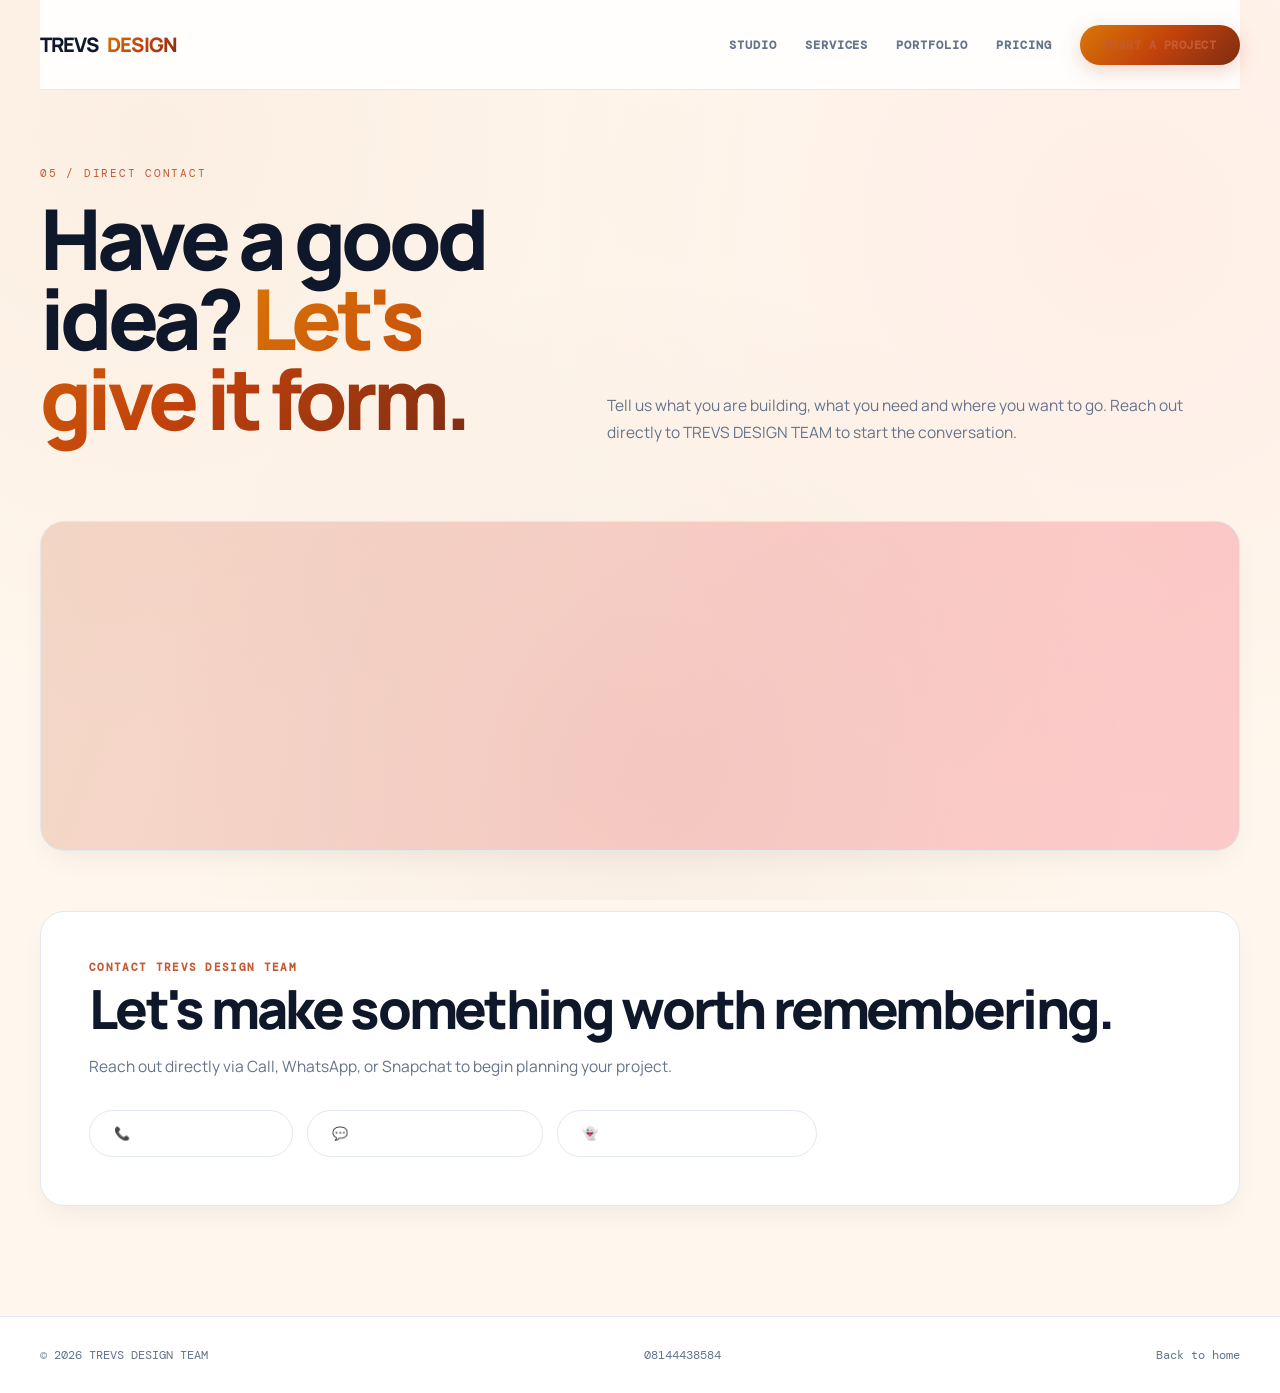
<file: contact.html>
<!DOCTYPE html>
<html lang="en">
<head>
  <meta charset="UTF-8">
  <meta name="viewport" content="width=device-width, initial-scale=1.0">
  <title>Contact | TREVS DESIGN</title>
  <link rel="preconnect" href="https://fonts.googleapis.com">
  <link rel="preconnect" href="https://fonts.gstatic.com" crossorigin>
  <link href="https://fonts.googleapis.com/css2?family=DM+Mono:wght@400;500&family=Manrope:wght@400;500;600;700;800;900&display=swap" rel="stylesheet">
  <link rel="stylesheet" href="subpage.css">
  <style>
    .contact-channels {
      display: flex;
      flex-wrap: wrap;
      gap: 14px;
      margin-top: 30px;
    }
    .contact-pill-btn {
      display: inline-flex;
      align-items: center;
      gap: 10px;
      padding: 14px 24px;
      background: var(--surface-card);
      border: 1px solid var(--surface-border);
      border-radius: var(--radius-pill);
      font: 13px var(--mono);
      color: white;
      transition: transform .25s ease, border-color .25s ease;
    }
    .contact-pill-btn:hover {
      transform: translateY(-2px);
      border-color: var(--cyan);
      color: var(--cyan);
    }
  </style>
</head>
<body>
  <header class="shell">
    <a class="logo" href="index.html">TREVS<span>DESIGN</span></a>
    <nav>
      <a href="index.html#studio">Studio</a>
      <a href="services.html">Services</a>
      <a href="index.html#work">Portfolio</a>
      <a href="pricing.html">Pricing</a>
      <a class="nav-cta active" href="enquiry.html">Start a project</a>
    </nav>
  </header>
  <main>
    <div class="shell">
      <div class="page-intro">
        <div>
          <p class="eyebrow">05 / Direct Contact</p>
          <h1>Have a good idea? <em>Let's give it form.</em></h1>
        </div>
        <p>Tell us what you are building, what you need and where you want to go. Reach out directly to TREVS DESIGN TEAM to start the conversation.</p>
      </div>

      <div class="page-image contact-image" role="img" aria-label="Creative team collaborating around a table"></div>

      <div class="feature">
        <span class="number">CONTACT TREVS DESIGN TEAM</span>
        <h2>Let's make something worth remembering.</h2>
        <p>Reach out directly via Call, WhatsApp, or Snapchat to begin planning your project.</p>
        
        <div class="contact-channels">
          <a class="contact-pill-btn" href="tel:08144438584">
            <span>📞</span> Call 08144438584
          </a>
          <a class="contact-pill-btn" href="https://wa.me/2348144438584" target="_blank" rel="noopener">
            <span>💬</span> WhatsApp 08144438584
          </a>
          <a class="contact-pill-btn" href="https://www.snapchat.com/add/trevsistokewl" target="_blank" rel="noopener">
            <span>👻</span> Snapchat @trevsistokewl
          </a>
        </div>
      </div>
    </div>
  </main>
  <footer>
    <div class="shell footer-row">
      <span>© 2026 TREVS DESIGN TEAM</span>
      <a href="tel:08144438584">08144438584</a>
      <a href="index.html">Back to home</a>
    </div>
  </footer>
</body>
</html>
</file>
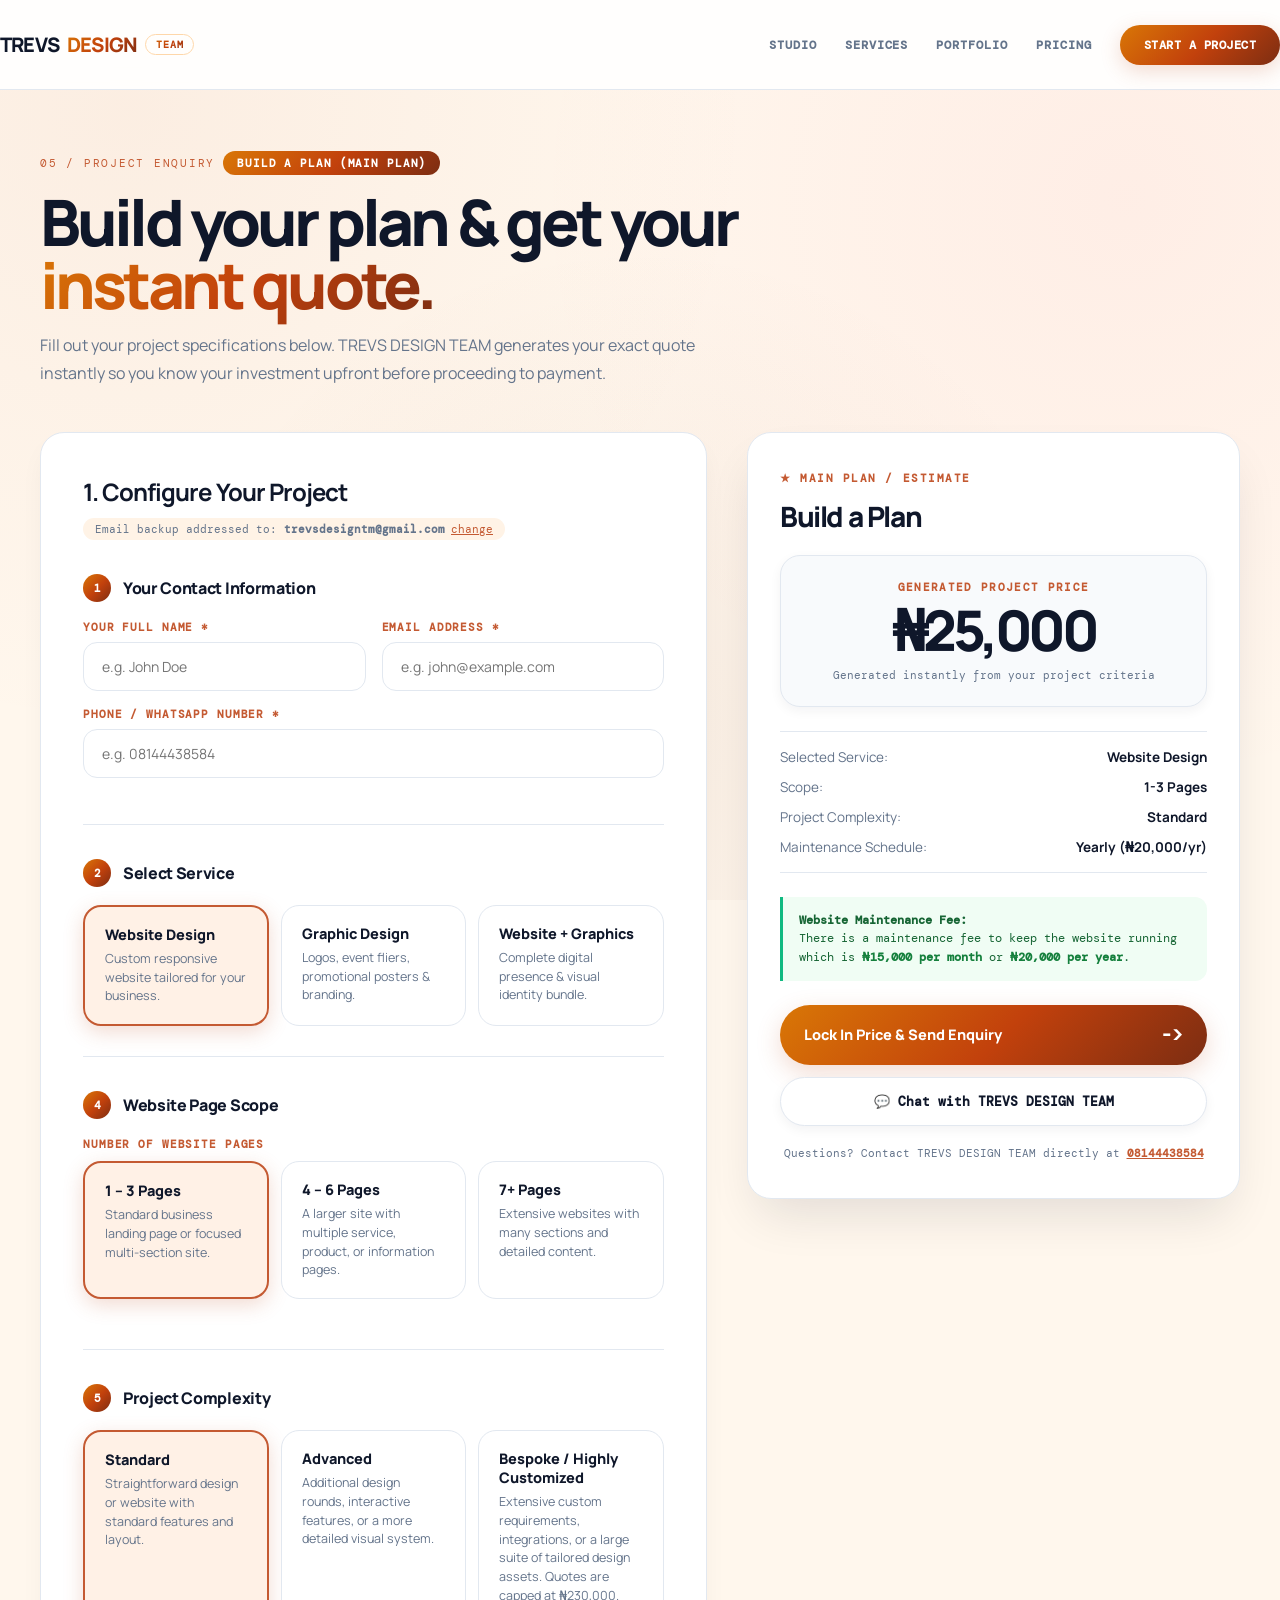
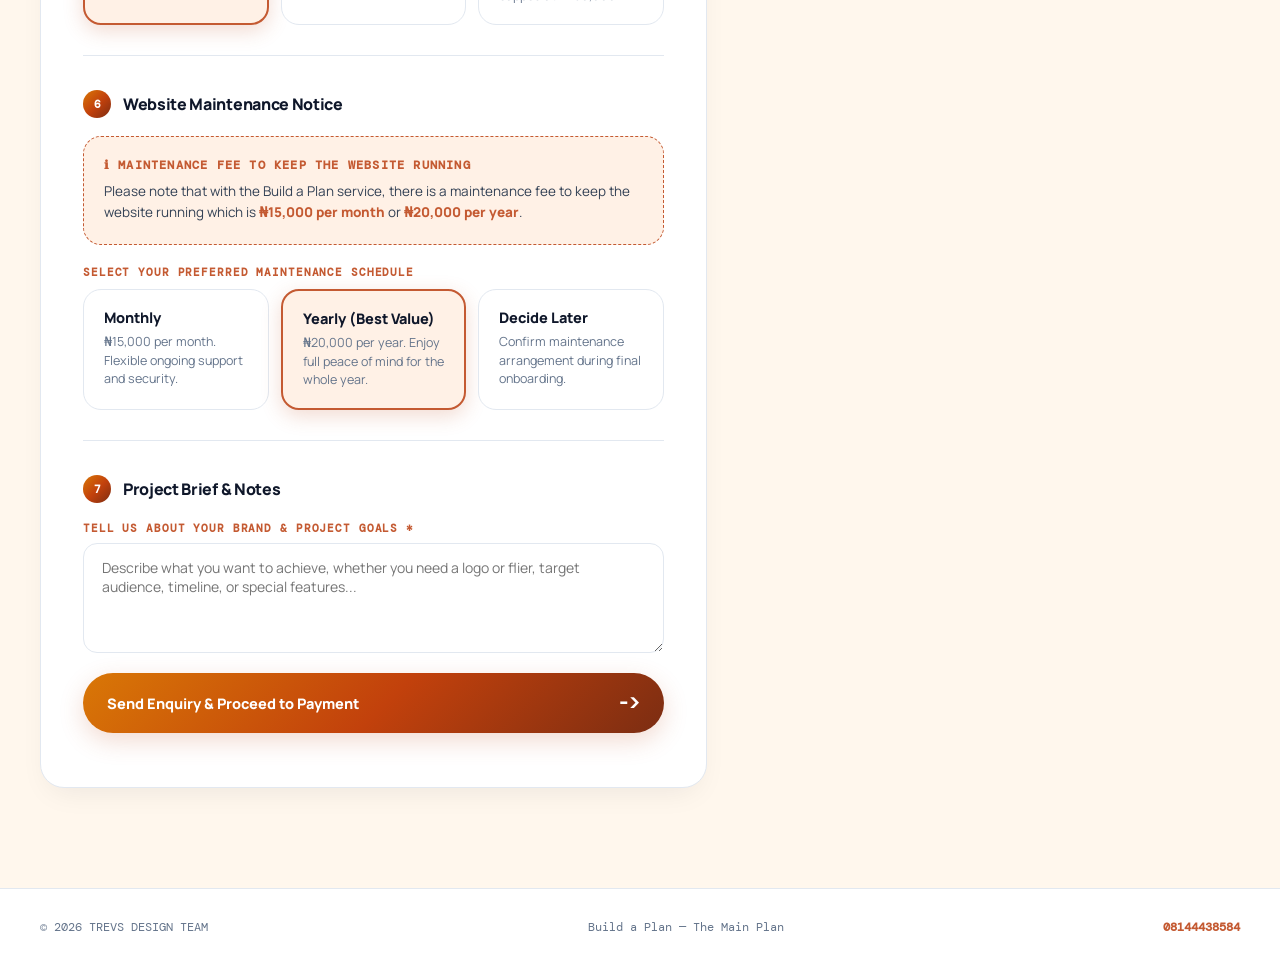
<file: enquiry.html>
<!DOCTYPE html>
<html lang="en">
<head>
  <meta charset="UTF-8">
  <meta name="viewport" content="width=device-width, initial-scale=1.0">
  <title>Build a Plan &amp; Project Enquiry | TREVS DESIGN</title>
  <link rel="preconnect" href="https://fonts.googleapis.com">
  <link rel="preconnect" href="https://fonts.gstatic.com" crossorigin>
  <link href="https://fonts.googleapis.com/css2?family=DM+Mono:wght@400;500&family=Manrope:wght@400;500;600;700;800;900&display=swap" rel="stylesheet">
  <style>
    :root {
      --bg: #fff7ed;
      --bg-alt: #fff3e6;
      --surface: #ffffff;
      --surface-card: #ffffff;
      --surface-border: #e2e8f0;
      --text: #0f172a;
      --text-muted: #64748b;
      --blue: #c45a32;
      --blue-glow: rgba(196, 90, 50, 0.22);
      --indigo: #a7462b;
      --indigo-glow: rgba(124, 45, 18, 0.22);
      --purple: #7c2d12;
      --coral: #f43f5e;
      --coral-glow: rgba(244, 63, 94, 0.22);
      --orange: #f97316;
      --emerald: #10b981;
      --emerald-glow: rgba(16, 185, 129, 0.22);
      --amber: #f59e0b;
      --grad-primary: linear-gradient(135deg, #d97706 0%, #c2410c 52%, #7c2d12 100%);
      --grad-warm: linear-gradient(135deg, #f43f5e 0%, #fb7185 50%, #f97316 100%);
      --grad-aurora: linear-gradient(135deg, #d97706 0%, #c2410c 50%, #f43f5e 100%);
      --mono: "DM Mono", monospace;
      --sans: "Manrope", sans-serif;
      --radius-pill: 9999px;
      --radius-card: 24px;
      --shadow-sm: 0 4px 12px rgba(15, 23, 42, 0.05);
      --shadow-md: 0 12px 30px -10px rgba(15, 23, 42, 0.08);
      --shadow-lg: 0 25px 50px -12px rgba(15, 23, 42, 0.12);
    }
    * { box-sizing: border-box; }
    html { scroll-behavior: smooth; }
    body {
      margin: 0;
      color: var(--text);
      background: var(--bg);
      font-family: var(--sans);
      min-height: 100vh;
      display: flex;
      flex-direction: column;
      background-image: 
        radial-gradient(circle at 10% 12%, rgba(196, 90, 50, 0.06) 0%, transparent 45%),
        radial-gradient(circle at 88% 22%, rgba(244, 63, 94, 0.05) 0%, transparent 45%),
        radial-gradient(circle at 50% 80%, rgba(124, 45, 18, 0.05) 0%, transparent 50%);
      background-attachment: fixed;
    }
    a { color: inherit; text-decoration: none; }
    .shell { width: min(1200px, calc(100% - 48px)); margin: 0 auto; }

    header {
      display: flex;
      align-items: center;
      justify-content: space-between;
      min-height: 90px;
      border-bottom: 1px solid var(--surface-border);
      background: rgba(255, 255, 255, 0.9);
      backdrop-filter: blur(16px);
      position: sticky;
      top: 0;
      z-index: 100;
    }
    .logo {
      font-size: 20px;
      font-weight: 900;
      letter-spacing: -.04em;
      display: inline-flex;
      align-items: center;
      gap: 8px;
      color: var(--text);
    }
    .logo span {
      background: var(--grad-primary);
      -webkit-background-clip: text;
      -webkit-text-fill-color: transparent;
    }
    .badge-team {
      font-size: 10px;
      font-family: var(--mono);
      background: #fff1e6;
      color: var(--blue);
      padding: 3px 10px;
      border-radius: var(--radius-pill);
      border: 1px solid #fed7aa;
      letter-spacing: .08em;
      font-weight: 700;
    }
    nav { display: flex; align-items: center; gap: 28px; font: 12px var(--mono); text-transform: uppercase; letter-spacing: .08em; }
    nav a { color: var(--text-muted); font-weight: 600; transition: color .2s ease; }
    nav a:hover { color: var(--blue); }
    .nav-cta {
      padding: 12px 24px;
      color: white;
      background: var(--grad-primary);
      border-radius: var(--radius-pill);
      font-weight: 800;
      letter-spacing: .04em;
      box-shadow: 0 6px 20px var(--blue-glow);
      transition: transform .3s ease, box-shadow .3s ease;
    }
    .nav-cta:hover {
      transform: translateY(-2px);
      box-shadow: 0 10px 28px var(--blue-glow);
      color: white;
    }

    main { padding: 60px 0 100px; flex: 1; }

    .page-header { margin-bottom: 45px; }
    .eyebrow {
      margin: 0 0 16px;
      color: var(--blue);
      font: 11px var(--mono);
      letter-spacing: .16em;
      text-transform: uppercase;
      display: inline-flex;
      align-items: center;
      gap: 8px;
    }
    .badge-plan {
      padding: 5px 14px;
      background: var(--grad-primary);
      color: white;
      font-weight: 800;
      font-size: 11px;
      border-radius: var(--radius-pill);
      letter-spacing: .08em;
    }
    h1 {
      max-width: 860px;
      margin: 0 0 16px;
      font-size: clamp(38px, 6vw, 64px);
      line-height: .98;
      letter-spacing: -.06em;
      font-weight: 900;
    }
    h1 em {
      font-style: normal;
      background: var(--grad-primary);
      -webkit-background-clip: text;
      -webkit-text-fill-color: transparent;
    }
    .lead { max-width: 660px; margin: 0; color: var(--text-muted); font-size: 16px; line-height: 1.7; }

    .interface-layout {
      display: grid;
      grid-template-columns: 1.15fr .85fr;
      gap: 40px;
      align-items: start;
    }

    .form-panel {
      background: var(--surface);
      border: 1px solid var(--surface-border);
      border-radius: var(--radius-card);
      padding: 42px;
      box-shadow: var(--shadow-md);
    }

    .form-step { margin-bottom: 34px; padding-bottom: 30px; border-bottom: 1px solid var(--surface-border); }
    .form-step:last-of-type { border-bottom: 0; margin-bottom: 20px; padding-bottom: 0; }
    .step-title {
      font-size: 16px;
      font-weight: 800;
      letter-spacing: -.02em;
      margin: 0 0 18px;
      display: flex;
      align-items: center;
      gap: 12px;
    }
    .step-num {
      display: inline-grid;
      place-items: center;
      width: 28px;
      height: 28px;
      background: var(--grad-primary);
      color: white;
      border-radius: var(--radius-pill);
      font: 11px var(--mono);
      font-weight: 800;
    }

    .fields-row { display: grid; grid-template-columns: 1fr 1fr; gap: 16px; }
    .field { display: grid; gap: 8px; margin-bottom: 16px; }
    .field label { font-size: 11px; font-weight: 700; text-transform: uppercase; font-family: var(--mono); letter-spacing: .08em; color: var(--blue); }
    input[type="text"], input[type="email"], input[type="tel"], textarea, select {
      width: 100%;
      padding: 14px 18px;
      color: var(--text);
      background: #ffffff;
      border: 1px solid var(--surface-border);
      border-radius: 14px;
      font-family: inherit;
      font-size: 14px;
      transition: border-color .2s ease, box-shadow .2s ease;
    }
    input:focus, textarea:focus, select:focus {
      outline: none;
      border-color: var(--blue);
      box-shadow: 0 0 0 3px var(--blue-glow);
    }
    textarea { min-height: 110px; resize: vertical; }

    /* Custom Radio Option Cards */
    .option-grid { display: grid; grid-template-columns: repeat(auto-fit, minmax(180px, 1fr)); gap: 12px; }
    .option-card {
      position: relative;
      border: 1px solid var(--surface-border);
      background: #ffffff;
      border-radius: 18px;
      padding: 18px 20px;
      cursor: pointer;
      transition: all .25s ease;
      display: block;
    }
    .option-card:hover {
      border-color: var(--blue);
      transform: translateY(-2px);
      box-shadow: var(--shadow-sm);
    }
    .option-card input { position: absolute; opacity: 0; pointer-events: none; }
    .option-card.is-selected {
      border: 2px solid var(--blue);
      background: #fff1e6;
      box-shadow: 0 6px 20px var(--blue-glow);
    }
    .option-card .card-head {
      display: flex;
      align-items: center;
      justify-content: space-between;
      font-weight: 800;
      font-size: 14.5px;
      margin-bottom: 6px;
      color: var(--text);
    }
    .option-card .card-desc {
      font-size: 12.5px;
      color: var(--text-muted);
      line-height: 1.5;
    }

    /* Maintenance Alert Banner */
    .maintenance-banner {
      background: #fff1e6;
      border: 1px dashed var(--blue);
      border-radius: 18px;
      padding: 20px;
      margin: 10px 0 20px;
    }
    .maintenance-banner h4 {
      margin: 0 0 8px;
      font-size: 12px;
      font-family: var(--mono);
      text-transform: uppercase;
      letter-spacing: .1em;
      color: var(--blue);
      display: flex;
      align-items: center;
      gap: 8px;
    }
    .maintenance-banner p {
      margin: 0;
      font-size: 13.5px;
      color: #334155;
      line-height: 1.6;
    }
    .maintenance-banner strong {
      color: var(--blue);
      font-weight: 800;
    }

    /* Sticky Quote Summary Panel */
    .quote-panel {
      position: sticky;
      top: 120px;
      background: var(--surface);
      border: 1px solid var(--surface-border);
      border-radius: var(--radius-card);
      padding: 38px 32px;
      box-shadow: var(--shadow-lg);
    }
    .quote-tag {
      font: 11px var(--mono);
      color: var(--blue);
      text-transform: uppercase;
      letter-spacing: .14em;
      margin-bottom: 12px;
      font-weight: 700;
    }
    .quote-title {
      font-size: 28px;
      letter-spacing: -.05em;
      margin: 0 0 20px;
      color: var(--text);
      font-weight: 900;
    }
    .price-display-box {
      background: #f8fafc;
      border: 1px solid var(--surface-border);
      border-radius: 20px;
      padding: 24px;
      margin-bottom: 24px;
      text-align: center;
      box-shadow: var(--shadow-sm);
    }
    .price-label {
      font: 11px var(--mono);
      text-transform: uppercase;
      letter-spacing: .12em;
      color: var(--blue);
      display: block;
      margin-bottom: 8px;
      font-weight: 700;
    }
    .total-price {
      font-size: clamp(42px, 5vw, 56px);
      font-weight: 900;
      letter-spacing: -.08em;
      color: var(--text);
      line-height: 1;
      margin: 0;
    }
    .price-note {
      margin: 10px 0 0;
      font: 11px var(--mono);
      color: var(--text-muted);
    }

    .quote-breakdown {
      list-style: none;
      padding: 0;
      margin: 0 0 24px;
      font-size: 13.5px;
      border-top: 1px solid var(--surface-border);
      border-bottom: 1px solid var(--surface-border);
      padding: 16px 0;
      display: grid;
      gap: 12px;
    }
    .quote-breakdown li {
      display: flex;
      justify-content: space-between;
      gap: 12px;
      color: var(--text-muted);
    }
    .quote-breakdown strong { color: var(--text); font-weight: 700; text-align: right; }

    .maintenance-reminder {
      background: #f0fdf4;
      border-left: 3px solid var(--emerald);
      border-radius: 0 12px 12px 0;
      padding: 14px 16px;
      font-size: 12px;
      line-height: 1.55;
      color: #166534;
      margin-bottom: 24px;
      font-family: var(--mono);
    }
    .maintenance-reminder em { color: #15803d; font-style: normal; font-weight: 800; }

    /* Curved pill action buttons */
    .submit-button {
      width: 100%;
      padding: 18px 24px;
      background: var(--grad-primary);
      color: white;
      border: 0;
      border-radius: var(--radius-pill);
      font-weight: 800;
      font-size: 14.5px;
      font-family: var(--sans);
      cursor: pointer;
      display: flex;
      align-items: center;
      justify-content: space-between;
      box-shadow: 0 8px 25px var(--blue-glow);
      transition: all .3s cubic-bezier(.16,1,.3,1);
      margin-bottom: 12px;
    }
    .submit-button:hover {
      transform: translateY(-2px);
      box-shadow: 0 12px 35px var(--blue-glow);
    }
    .submit-button:disabled {
      opacity: 0.7;
      cursor: not-allowed;
      transform: none;
    }
    .submit-button span.arrow { font-family: var(--mono); font-size: 18px; }

    .whatsapp-button {
      width: 100%;
      padding: 15px 20px;
      background: #ffffff;
      color: #0f172a;
      border: 1px solid var(--surface-border);
      border-radius: var(--radius-pill);
      font-weight: 700;
      font-size: 13px;
      font-family: var(--mono);
      cursor: pointer;
      display: flex;
      align-items: center;
      justify-content: center;
      gap: 10px;
      transition: all .25s ease;
      text-decoration: none;
      box-shadow: var(--shadow-sm);
    }
    .whatsapp-button:hover {
      border-color: #25d366;
      color: #16a34a;
      background: #f0fdf4;
    }

    .direct-contact {
      margin-top: 20px;
      text-align: center;
      font: 11px var(--mono);
      color: var(--text-muted);
    }
    .direct-contact a { color: var(--blue); text-decoration: underline; font-weight: 600; }

    /* Status Banner */
    .status-alert {
      padding: 14px 18px;
      border-radius: 14px;
      margin-bottom: 22px;
      font-size: 13.5px;
      display: none;
      line-height: 1.5;
    }
    .status-alert.is-success {
      display: block;
      background: #ecfdf5;
      border: 1px solid #a7f3d0;
      color: #065f46;
    }
    .status-alert.is-warning {
      display: block;
      background: #fffbeb;
      border: 1px solid #fde68a;
      color: #92400e;
    }

    /* Confirmation Modal */
    .modal-backdrop {
      position: fixed;
      inset: 0;
      background: rgba(15, 23, 42, 0.6);
      backdrop-filter: blur(8px);
      display: none;
      place-items: center;
      z-index: 1000;
      padding: 20px;
    }
    .modal-backdrop.is-active { display: grid; }
    .modal-card {
      background: #ffffff;
      padding: 45px 36px;
      max-width: 540px;
      width: 100%;
      border-radius: var(--radius-card);
      border: 1px solid var(--surface-border);
      box-shadow: 0 30px 80px rgba(15, 23, 42, 0.25);
      text-align: center;
    }
    .modal-card h2 { margin: 0 0 12px; font-size: 30px; letter-spacing: -.05em; color: var(--text); }
    .modal-card p { color: var(--text-muted); line-height: 1.6; margin: 0 0 24px; font-size: 14.5px; }
    .modal-price-box {
      background: #f8fafc;
      color: var(--text);
      padding: 22px;
      border-radius: 18px;
      margin-bottom: 24px;
      font-family: var(--mono);
      border: 1px solid var(--surface-border);
    }
    .modal-price-box .amt { font-size: 40px; font-weight: 900; color: var(--text); margin-top: 4px; font-family: var(--sans); }
    .modal-actions { display: grid; gap: 12px; }
    .modal-actions .btn {
      display: block;
      padding: 16px;
      font-weight: 800;
      text-align: center;
      border-radius: var(--radius-pill);
      text-decoration: none;
      font-size: 14px;
      transition: transform .25s ease, box-shadow .25s ease;
    }
    .modal-actions .btn-primary { background: var(--grad-primary); color: white; box-shadow: 0 6px 20px var(--blue-glow); }
    .modal-actions .btn-primary:hover { transform: translateY(-2px); box-shadow: 0 10px 28px var(--blue-glow); }
    .modal-actions .btn-whatsapp { background: #25d366; color: white; box-shadow: 0 6px 20px rgba(37, 211, 102, 0.3); }
    .modal-actions .btn-whatsapp:hover { transform: translateY(-2px); box-shadow: 0 10px 28px rgba(37, 211, 102, 0.4); }
    .modal-actions .btn-secondary { background: #ffffff; color: var(--text); border: 1px solid var(--surface-border); }
    .modal-actions .btn-secondary:hover { border-color: var(--blue); color: var(--blue); }

    /* Destination Email Config Pill */
    .dest-pill {
      display: inline-flex;
      align-items: center;
      gap: 6px;
      font: 11px var(--mono);
      color: var(--text-muted);
      background: #fff3e6;
      padding: 4px 12px;
      border-radius: var(--radius-pill);
      margin-bottom: 14px;
    }
    .dest-pill button {
      background: transparent;
      border: 0;
      color: var(--blue);
      cursor: pointer;
      font: inherit;
      text-decoration: underline;
      padding: 0;
    }

    @media (max-width: 900px) {
      .interface-layout { grid-template-columns: 1fr; }
      .quote-panel { position: static; order: -1; }
      .fields-row { grid-template-columns: 1fr; }
    }
  </style>
</head>
<body>
  <!-- Header -->
  <header>
    <div class="shell" style="display:flex;align-items:center;justify-content:space-between;width:100%;">
      <a class="logo" href="index.html">
        TREVS<span>DESIGN</span>
        <span class="badge-team">TEAM</span>
      </a>
      <nav>
        <a href="index.html#studio">Studio</a>
        <a href="services.html">Services</a>
        <a href="index.html#work">Portfolio</a>
        <a href="pricing.html">Pricing</a>
        <a class="nav-cta" href="enquiry.html">Start a project</a>
      </nav>
    </div>
  </header>

  <main class="shell">
    <div class="page-header">
      <div class="eyebrow">
        <span>05 / PROJECT ENQUIRY</span>
        <span class="badge-plan">BUILD A PLAN (MAIN PLAN)</span>
      </div>
      <h1>Build your plan &amp; get your <em>instant quote.</em></h1>
      <p class="lead">Fill out your project specifications below. TREVS DESIGN TEAM generates your exact quote instantly so you know your investment upfront before proceeding to payment.</p>
    </div>

    <!-- Live Status Banner -->
    <div class="status-alert" id="status-alert" role="status" aria-live="polite"></div>

    <div class="interface-layout">
      <!-- Left: Interactive Form & Configuration Panel -->
      <section class="form-panel" aria-labelledby="form-heading">
        <div style="display:flex;justify-content:space-between;align-items:center;flex-wrap:wrap;gap:10px;margin-bottom:20px;">
          <h2 id="form-heading" style="margin: 0; font-size: 24px; letter-spacing: -.04em;">1. Configure Your Project</h2>
          <div class="dest-pill">
            <span>Email backup addressed to: <strong id="dest-email-display">trevsdesigntm@gmail.com</strong></span>
            <button type="button" id="change-dest-email-btn" title="Change backup email address">change</button>
          </div>
        </div>
        
        <form id="enquiry-form" method="POST" action="https://splitforms.com/api/submit">
          <input type="hidden" name="access_key" value="e0411708a13f41918704dbf9a4bbf323">
          <input type="checkbox" name="botcheck" style="display:none" tabindex="-1" autocomplete="off">
          <input type="hidden" name="Generated_Total_Price" id="hidden-price" value="₦25,000">

          <!-- Step 1: Contact details -->
          <div class="form-step">
            <h3 class="step-title"><span class="step-num">1</span> Your Contact Information</h3>
            <div class="fields-row">
              <div class="field">
                <label for="client-name">Your Full Name *</label>
                <input type="text" id="client-name" name="name" required placeholder="e.g. John Doe">
              </div>
              <div class="field">
                <label for="client-email">Email Address *</label>
                <input type="email" id="client-email" name="email" required placeholder="e.g. john@example.com">
              </div>
            </div>
            <div class="field">
              <label for="client-phone">Phone / WhatsApp Number *</label>
              <input type="tel" id="client-phone" name="phone" required placeholder="e.g. 08144438584">
            </div>
          </div>

          <!-- Step 2: Select Service -->
          <div class="form-step">
            <h3 class="step-title"><span class="step-num">2</span> Select Service</h3>
            <div class="option-grid">
              <label class="option-card is-selected" data-group="service">
                <input type="radio" name="service" value="website" checked>
                <div class="card-head"><span>Website Design</span></div>
                <div class="card-desc">Custom responsive website tailored for your business.</div>
              </label>

              <label class="option-card" data-group="service">
                <input type="radio" name="service" value="graphics">
                <div class="card-head"><span>Graphic Design</span></div>
                <div class="card-desc">Logos, event fliers, promotional posters &amp; branding.</div>
              </label>

              <label class="option-card" data-group="service">
                <input type="radio" name="service" value="bundle">
                <div class="card-head"><span>Website + Graphics</span></div>
                <div class="card-desc">Complete digital presence &amp; visual identity bundle.</div>
              </label>
            </div>
          </div>

          <!-- Step 3: Graphic Design Specific Selection (Flier vs Logo) -->
          <div class="form-step" id="graphics-selection-step" style="display: none;">
            <h3 class="step-title"><span class="step-num">3</span> Graphic Design Deliverable</h3>
            <div class="option-grid">
              <label class="option-card is-selected" data-group="graphic-deliverable">
                <input type="radio" name="graphic_deliverable" value="logo" checked>
                <div class="card-head"><span>Logo Design</span></div>
                <div class="card-desc">Custom vector logo mark, typography pair, color system, and high-res source files.</div>
              </label>

              <label class="option-card" data-group="graphic-deliverable">
                <input type="radio" name="graphic_deliverable" value="flier">
                <div class="card-head"><span>Flier Design</span></div>
                <div class="card-desc">Print-ready promotional fliers, campaign posters, and social media formatted graphics.</div>
              </label>

              <label class="option-card" data-group="graphic-deliverable">
                <input type="radio" name="graphic_deliverable" value="both">
                <div class="card-head"><span>Logo + Flier Bundle</span></div>
                <div class="card-desc">Both bespoke brand logo mark and high-impact marketing flier suite.</div>
              </label>
            </div>
          </div>

          <!-- Step 4: Website Specifications (Pages & Architecture Scope) -->
          <div class="form-step" id="website-specs-step">
            <h3 class="step-title"><span class="step-num">4</span> Website Page Scope</h3>
            
            <div style="margin-bottom: 20px;">
              <div class="field" style="margin-bottom: 10px;">
                <label>Number of Website Pages</label>
              </div>
              <div class="option-grid">
                <label class="option-card is-selected" data-group="pages">
                  <input type="radio" name="pages" value="1-3" checked>
                  <div class="card-head"><span>1 – 3 Pages</span></div>
                  <div class="card-desc">Standard business landing page or focused multi-section site.</div>
                </label>

                <label class="option-card" data-group="pages">
                  <input type="radio" name="pages" value="4-6">
                  <div class="card-head"><span>4 – 6 Pages</span></div>
                  <div class="card-desc">A larger site with multiple service, product, or information pages.</div>
                </label>

                <label class="option-card" data-group="pages">
                  <input type="radio" name="pages" value="more-than-6">
                  <div class="card-head"><span>7+ Pages</span></div>
                  <div class="card-desc">Extensive websites with many sections and detailed content.</div>
                </label>
              </div>
            </div>

          </div>

          <div class="form-step" id="complexity-step">
            <h3 class="step-title"><span class="step-num">5</span> Project Complexity</h3>
            <div class="option-grid">
              <label class="option-card is-selected" data-group="complexity">
                <input type="radio" name="complexity" value="standard" checked>
                <div class="card-head"><span>Standard</span></div>
                <div class="card-desc">Straightforward design or website with standard features and layout.</div>
              </label>
              <label class="option-card" data-group="complexity">
                <input type="radio" name="complexity" value="advanced">
                <div class="card-head"><span>Advanced</span></div>
                <div class="card-desc">Additional design rounds, interactive features, or a more detailed visual system.</div>
              </label>
              <label class="option-card" data-group="complexity">
                <input type="radio" name="complexity" value="custom">
                <div class="card-head"><span>Bespoke / Highly Customized</span></div>
        <div class="card-desc">Extensive custom requirements, integrations, or a large suite of tailored design assets. Quotes are capped at ₦230,000.</div>
              </label>
            </div>
          </div>

          <!-- Step 6: Website Maintenance Notice & Selection -->
          <div class="form-step" id="maintenance-step">
            <h3 class="step-title"><span class="step-num">6</span> Website Maintenance Notice</h3>
            
            <div class="maintenance-banner" role="region" aria-label="Maintenance information">
              <h4><span>ℹ</span> Maintenance fee to keep the website running</h4>
              <p>Please note that with the Build a Plan service, there is a maintenance fee to keep the website running which is <strong>₦15,000 per month</strong> or <strong>₦20,000 per year</strong>.</p>
            </div>

            <div class="field" style="margin-bottom: 10px;">
              <label>Select your preferred maintenance schedule</label>
            </div>
            <div class="option-grid">
              <label class="option-card" data-group="maintenance">
                <input type="radio" name="maintenance" value="Monthly (₦15,000/mo)">
                <div class="card-head"><span>Monthly</span></div>
                <div class="card-desc">₦15,000 per month. Flexible ongoing support and security.</div>
              </label>

              <label class="option-card is-selected" data-group="maintenance">
                <input type="radio" name="maintenance" value="Yearly (₦20,000/yr)" checked>
                <div class="card-head"><span>Yearly (Best Value)</span></div>
                <div class="card-desc">₦20,000 per year. Enjoy full peace of mind for the whole year.</div>
              </label>

              <label class="option-card" data-group="maintenance">
                <input type="radio" name="maintenance" value="Decide Later">
                <div class="card-head"><span>Decide Later</span></div>
                <div class="card-desc">Confirm maintenance arrangement during final onboarding.</div>
              </label>
            </div>
          </div>

          <!-- Step 7: Project Details & Requirements -->
          <div class="form-step">
            <h3 class="step-title"><span class="step-num">7</span> Project Brief &amp; Notes</h3>
            <div class="field">
              <label for="project-brief">Tell us about your brand &amp; project goals *</label>
              <textarea id="project-brief" name="message" required placeholder="Describe what you want to achieve, whether you need a logo or flier, target audience, timeline, or special features..."></textarea>
            </div>
          </div>

          <!-- Submit button -->
          <button type="submit" class="submit-button" id="form-submit-btn">
            <span id="submit-btn-label">Send Enquiry &amp; Proceed to Payment</span>
            <span class="arrow">-&gt;</span>
          </button>
        </form>
      </section>

      <!-- Right: Sticky Live Generated Price & Action Box -->
      <aside class="quote-panel" aria-label="Live Quote Summary">
        <div class="quote-tag">★ MAIN PLAN / ESTIMATE</div>
        <h2 class="quote-title">Build a Plan</h2>

        <div class="price-display-box">
          <span class="price-label">Generated Project Price</span>
          <p class="total-price" id="display-price">₦25,000</p>
          <p class="price-note">Generated instantly from your project criteria</p>
        </div>

        <ul class="quote-breakdown">
          <li>
            <span>Selected Service:</span>
            <strong id="summary-service-text">Website Design</strong>
          </li>
          <li id="summary-graphic-row" style="display: none;">
            <span>Graphic Deliverable:</span>
            <strong id="summary-graphic-text">Logo Design</strong>
          </li>
          <li id="summary-pages-row">
            <span>Scope:</span>
            <strong id="summary-pages-text">1 – 3 Pages</strong>
          </li>
          <li id="summary-complexity-row">
            <span>Project Complexity:</span>
            <strong id="summary-complexity-text">Standard Architecture</strong>
          </li>
          <li id="summary-maintenance-row">
            <span>Maintenance Schedule:</span>
            <strong id="summary-maintenance-text">Yearly (₦20,000/yr)</strong>
          </li>
        </ul>

        <div class="maintenance-reminder" id="maintenance-reminder">
          <strong>Website Maintenance Fee:</strong><br>
          There is a maintenance fee to keep the website running which is <em>₦15,000 per month</em> or <em>₦20,000 per year</em>.
        </div>

        <button type="button" class="submit-button" id="quote-panel-submit">
          <span>Lock In Price &amp; Send Enquiry</span>
          <span class="arrow">-&gt;</span>
        </button>

        <a class="whatsapp-button" id="whatsapp-link" href="https://wa.me/2348144438584" target="_blank" rel="noopener">
          <span>💬 Chat with TREVS DESIGN TEAM</span>
        </a>

        <div class="direct-contact">
          Questions? Contact TREVS DESIGN TEAM directly at <a href="tel:08144438584">08144438584</a>
        </div>
      </aside>
    </div>
  </main>

  <!-- Modal displayed on submit to confirm quote, delivery status and navigate cleanly -->
  <div class="modal-backdrop" id="confirmation-modal" role="dialog" aria-modal="true" aria-labelledby="modal-title">
    <div class="modal-card">
      <div style="display:inline-grid;place-items:center;width:64px;height:64px;background:var(--grad-primary);color:white;border-radius:var(--radius-pill);margin:0 auto 20px;font-size:26px;">✓</div>
      <h2 id="modal-title">Enquiry Registered!</h2>
      <p id="modal-desc">Your custom project enquiry has been submitted to <strong>TREVS DESIGN TEAM</strong>. Below is your locked-in project price:</p>
      
      <div class="modal-price-box">
        <div style="font-size: 11px; letter-spacing: .12em; color: var(--blue); font-weight:700;">TOTAL PROJECT PRICE</div>
        <div class="amt" id="modal-amount">₦25,000</div>
        <div id="modal-maintenance-notice" style="font-size:11px;margin-top:8px;color:#16a34a;font-weight:700;">Website maintenance: ₦15,000/month or ₦20,000/year</div>
      </div>

      <div class="modal-actions">
        <a class="btn btn-primary" id="modal-payment-btn" href="payment.html">Continue to Payment Method -&gt;</a>
        <a class="btn btn-whatsapp" id="modal-whatsapp-btn" href="https://wa.me/2348144438584" target="_blank" rel="noopener">Send Copy via WhatsApp (Instant Delivery)</a>
        <a class="btn btn-secondary" id="modal-mailto-btn" href="#">Open in Email App (Backup Mail)</a>
        <a href="index.html" style="font-size:12px;color:var(--text-muted);text-decoration:underline;margin-top:8px;">Return to homepage</a>
      </div>
    </div>
  </div>

  <footer style="padding: 30px 0; color: var(--text-muted); background: white; font: 12px var(--mono); border-top: 1px solid var(--surface-border);">
    <div class="shell" style="display: flex; justify-content: space-between; align-items: center; flex-wrap: wrap; gap: 15px;">
      <span>© 2026 TREVS DESIGN TEAM</span>
      <span>Build a Plan — The Main Plan</span>
      <a href="tel:08144438584" style="color:var(--blue);font-weight:700;">08144438584</a>
    </div>
  </footer>

  <script>
    const form = document.querySelector('#enquiry-form');
    const displayPrice = document.querySelector('#display-price');
    const hiddenPrice = document.querySelector('#hidden-price');
    const summaryServiceText = document.querySelector('#summary-service-text');
    const summaryGraphicText = document.querySelector('#summary-graphic-text');
    const summaryPagesText = document.querySelector('#summary-pages-text');
    const summaryComplexityText = document.querySelector('#summary-complexity-text');
    const summaryMaintenanceText = document.querySelector('#summary-maintenance-text');
    const maintenanceStep = document.querySelector('#maintenance-step');
    const summaryMaintenanceRow = document.querySelector('#summary-maintenance-row');
    const maintenanceReminder = document.querySelector('#maintenance-reminder');
    const modalMaintenanceNotice = document.querySelector('#modal-maintenance-notice');
    const summaryGraphicRow = document.querySelector('#summary-graphic-row');
    const summaryPagesRow = document.querySelector('#summary-pages-row');
    const summaryComplexityRow = document.querySelector('#summary-complexity-row');
    const websiteSpecsStep = document.querySelector('#website-specs-step');
    const complexityStep = document.querySelector('#complexity-step');
    const graphicsSelectionStep = document.querySelector('#graphics-selection-step');
    const whatsappLink = document.querySelector('#whatsapp-link');
    const quotePanelSubmit = document.querySelector('#quote-panel-submit');
    const submitBtn = document.querySelector('#form-submit-btn');
    const submitBtnLabel = document.querySelector('#submit-btn-label');
    const statusAlert = document.querySelector('#status-alert');
    const modal = document.querySelector('#confirmation-modal');
    const modalTitle = document.querySelector('#modal-title');
    const modalDesc = document.querySelector('#modal-desc');
    const modalAmount = document.querySelector('#modal-amount');
    const modalPaymentBtn = document.querySelector('#modal-payment-btn');
    const modalWhatsappBtn = document.querySelector('#modal-whatsapp-btn');
    const modalMailtoBtn = document.querySelector('#modal-mailto-btn');
    const destEmailDisplay = document.querySelector('#dest-email-display');
    const changeDestEmailBtn = document.querySelector('#change-dest-email-btn');

    // Manage destination email
    let recipientEmail = localStorage.getItem('trevs_owner_email') || 'trevsdesigntm@gmail.com';
    destEmailDisplay.textContent = recipientEmail;

    changeDestEmailBtn.addEventListener('click', () => {
      const entered = prompt('Enter the email address where client enquiries should be delivered:', recipientEmail);
      if (entered && entered.includes('@')) {
        recipientEmail = entered.trim();
        localStorage.setItem('trevs_owner_email', recipientEmail);
        destEmailDisplay.textContent = recipientEmail;
        alert(`Backup email address updated to: ${recipientEmail}`);
      }
    });

    // Parse URL parameters if arrived from index.html or pricing.html
    const params = new URLSearchParams(window.location.search);
    if (params.has('service')) {
      const radio = document.querySelector(`input[name="service"][value="${params.get('service')}"]`);
      if (radio) radio.checked = true;
    }
    if (params.has('graphics_type')) {
      const radio = document.querySelector(`input[name="graphic_deliverable"][value="${params.get('graphics_type')}"]`);
      if (radio) radio.checked = true;
    }
    if (params.has('pages')) {
      const radio = document.querySelector(`input[name="pages"][value="${params.get('pages')}"]`);
      if (radio) radio.checked = true;
    }
    if (params.has('complexity')) {
      const requestedComplexity = params.get('complexity');
      const compVal = (requestedComplexity === 'very-complex' || requestedComplexity === 'custom')
        ? 'custom'
        : (requestedComplexity === 'complex' || requestedComplexity === 'advanced' ? 'advanced' : 'standard');
      const radio = document.querySelector(`input[name="complexity"][value="${compVal}"]`);
      if (radio) radio.checked = true;
    }

    function syncCardStyles() {
      document.querySelectorAll('.option-card').forEach((card) => {
        const input = card.querySelector('input');
        if (input && input.checked) {
          card.classList.add('is-selected');
        } else {
          card.classList.remove('is-selected');
        }
      });
    }

    function calculateGeneratedPrice() {
      const serviceInput = document.querySelector('input[name="service"]:checked');
      const service = serviceInput ? serviceInput.value : 'website';

      let basePrice = 25000;
      let serviceLabel = 'Website Design';

      const graphicDeliverableInput = document.querySelector('input[name="graphic_deliverable"]:checked');
      const graphicDeliverable = graphicDeliverableInput ? graphicDeliverableInput.value : 'logo';
      let graphicLabel = 'Logo Design';
      if (graphicDeliverable === 'flier') graphicLabel = 'Flier Design';
      if (graphicDeliverable === 'both') graphicLabel = 'Logo + Flier Bundle';

      if (service === 'graphics') {
        basePrice = (graphicDeliverable === 'both') ? 25000 : 15000;
        serviceLabel = 'Graphic Design';
        websiteSpecsStep.style.display = 'none';
        complexityStep.style.display = 'block';
        graphicsSelectionStep.style.display = 'block';
        summaryPagesRow.style.display = 'none';
        summaryComplexityRow.style.display = 'flex';
        summaryGraphicRow.style.display = 'flex';
        summaryGraphicText.textContent = graphicLabel;
      } else if (service === 'bundle') {
        basePrice = 35000;
        serviceLabel = 'Website + Graphics Bundle';
        websiteSpecsStep.style.display = 'block';
        complexityStep.style.display = 'block';
        graphicsSelectionStep.style.display = 'block';
        summaryPagesRow.style.display = 'flex';
        summaryComplexityRow.style.display = 'flex';
        summaryGraphicRow.style.display = 'flex';
        summaryGraphicText.textContent = graphicLabel;
      } else {
        basePrice = 25000;
        serviceLabel = 'Website Design';
        websiteSpecsStep.style.display = 'block';
        complexityStep.style.display = 'block';
        graphicsSelectionStep.style.display = 'none';
        summaryPagesRow.style.display = 'flex';
        summaryComplexityRow.style.display = 'flex';
        summaryGraphicRow.style.display = 'none';
      }

      let extraPages = 0;
      const pagesInput = document.querySelector('input[name="pages"]:checked');
      let pagesLabel = '1-3 Pages';
      if (service !== 'graphics' && pagesInput) {
        if (pagesInput.value === '4-6' || pagesInput.value === 'more-than-3') {
          extraPages = 25000;
          pagesLabel = '4-6 Pages';
        } else if (pagesInput.value === 'more-than-6') {
          extraPages = 50000;
          pagesLabel = '7+ Pages';
        }
      }

      const complexityInput = document.querySelector('input[name="complexity"]:checked');
      let complexityLabel = 'Standard';
      let extraComplexity = 0;
      if (complexityInput && complexityInput.value === 'advanced') {
        complexityLabel = 'Advanced';
        extraComplexity = 25000;
      } else if (complexityInput && complexityInput.value === 'custom') {
        complexityLabel = 'Bespoke / Highly Customized';
        extraComplexity = service === 'graphics' ? 205000 : (service === 'bundle' ? 145000 : 155000);
      }

      const totalPrice = Math.min(basePrice + extraPages + extraComplexity, 230000);
      const formattedTotal = '₦' + totalPrice.toLocaleString();

      const maintenanceInput = document.querySelector('input[name="maintenance"]:checked');
      const isWebsiteProject = service !== 'graphics';
      const maintenanceLabel = isWebsiteProject ? (maintenanceInput ? maintenanceInput.value : 'Yearly (₦20,000/yr)') : 'Not applicable';
      maintenanceStep.style.display = isWebsiteProject ? 'block' : 'none';
      summaryMaintenanceRow.style.display = isWebsiteProject ? 'flex' : 'none';
      maintenanceReminder.style.display = isWebsiteProject ? 'block' : 'none';
      modalMaintenanceNotice.style.display = isWebsiteProject ? 'block' : 'none';

      // Update UI elements
      displayPrice.textContent = formattedTotal;
      hiddenPrice.value = formattedTotal;
      summaryServiceText.textContent = serviceLabel;
      summaryPagesText.textContent = pagesLabel;
      summaryComplexityText.textContent = complexityLabel;
      summaryMaintenanceText.textContent = maintenanceLabel;

      // Update WhatsApp link text
      const waMessage = `Hello TREVS DESIGN TEAM! I have configured a project enquiry:\n` +
        `• Plan: Build a Plan\n` +
        `• Service: ${serviceLabel}\n` +
        (service === 'graphics' || service === 'bundle' ? `• Deliverable: ${graphicLabel}\n` : '') +
        (service !== 'graphics' ? `• Scope: ${pagesLabel}\n• Architecture: ${complexityLabel}\n` : '') +
        `• Generated Price: ${formattedTotal}\n` +
        (isWebsiteProject ? `• Maintenance: ${maintenanceLabel} (Website fee is ₦15,000/mo or ₦20,000/yr)\n\n` : '\n') +
        `I would like to proceed with TREVS DESIGN TEAM!`;
      whatsappLink.href = `https://wa.me/2348144438584?text=${encodeURIComponent(waMessage)}`;

      return {
        totalPrice,
        formattedTotal,
        serviceLabel,
        graphicLabel,
        pagesLabel,
        complexityLabel,
        maintenanceLabel,
        isWebsiteProject
      };
    }

    // Attach listeners to all inputs
    document.querySelectorAll('.option-card input').forEach((input) => {
      input.addEventListener('change', () => {
        syncCardStyles();
        calculateGeneratedPrice();
      });
    });

    // Make clicking the card select the radio
    document.querySelectorAll('.option-card').forEach((card) => {
      card.addEventListener('click', () => {
        const input = card.querySelector('input');
        if (input && !input.checked) {
          input.checked = true;
          syncCardStyles();
          calculateGeneratedPrice();
        }
      });
    });

    // Quote panel submit button forwards to form submission
    quotePanelSubmit.addEventListener('click', () => {
      if (!form.checkValidity()) {
        form.reportValidity();
      } else {
        form.requestSubmit();
      }
    });

    // Handle form submit with AJAX, Activation detection, and multi-channel fallback
    form.addEventListener('submit', async (e) => {
      e.preventDefault();

      const quote = calculateGeneratedPrice();
      const clientName = document.querySelector('#client-name').value.trim();
      const clientEmail = document.querySelector('#client-email').value.trim();
      const clientPhone = document.querySelector('#client-phone').value.trim();
      const clientBrief = document.querySelector('#project-brief').value.trim();

      // Store in localStorage for seamless pickup on payment.html
      const enquiryData = {
        name: clientName,
        email: clientEmail,
        phone: clientPhone,
        brief: clientBrief,
        amount: quote.totalPrice,
        formattedAmount: quote.formattedTotal,
        service: quote.serviceLabel,
        deliverable: quote.graphicLabel,
        pages: quote.pagesLabel,
        complexity: quote.complexityLabel,
        maintenance: quote.maintenanceLabel,
        timestamp: new Date().toISOString()
      };
      try {
        localStorage.setItem('trevs_enquiry', JSON.stringify(enquiryData));
      } catch (err) {
        console.warn('LocalStorage error:', err);
      }

      // Format full enquiry text for WhatsApp & Mailto
      const formattedEnquiryText = 
        `TREVS DESIGN TEAM — New Client Enquiry\n` +
        `-----------------------------------------\n` +
        `Client Name: ${clientName}\n` +
        `Client Email: ${clientEmail}\n` +
        `Phone/WhatsApp: ${clientPhone}\n\n` +
        `PROJECT SPECIFICATIONS:\n` +
        `• Plan: Build a Plan (Main Plan)\n` +
        `• Service: ${quote.serviceLabel}\n` +
        (quote.serviceLabel.includes('Graphic') ? `• Deliverable: ${quote.graphicLabel}\n` : '') +
        (!quote.serviceLabel.includes('Graphic Design') ? `• Scope: ${quote.pagesLabel}\n• Architecture: ${quote.complexityLabel}\n` : '') +
        `• Generated Total Price: ${quote.formattedTotal}\n` +
        (quote.isWebsiteProject ? `• Website Maintenance Schedule: ${quote.maintenanceLabel} (₦15,000/mo or ₦20,000/yr)\n\n` : '') +
        `PROJECT BRIEF:\n${clientBrief}\n` +
        `-----------------------------------------`;

      // Set up modal links
      modalAmount.textContent = quote.formattedTotal;
      modalPaymentBtn.href = `payment.html?amount=${quote.totalPrice}&plan=Build-a-plan&service=${encodeURIComponent(quote.serviceLabel)}`;
      modalWhatsappBtn.href = `https://wa.me/2348144438584?text=${encodeURIComponent('Hello TREVS DESIGN TEAM!\n\n' + formattedEnquiryText)}`;
      modalMailtoBtn.href = `mailto:${encodeURIComponent(recipientEmail)}?subject=${encodeURIComponent('New TREVS DESIGN TEAM Project Enquiry: ' + clientName)}&body=${encodeURIComponent(formattedEnquiryText)}`;
      modalMaintenanceNotice.style.display = quote.isWebsiteProject ? 'block' : 'none';

      // UI Submitting state
      submitBtn.disabled = true;
      submitBtnLabel.textContent = 'Sending Enquiry to TREVS DESIGN TEAM...';

      // Dispatch via Splitforms
      const payload = {
        name: clientName,
        email: clientEmail,
        message: formattedEnquiryText,
        phone: clientPhone,
        service: quote.serviceLabel,
        deliverable: quote.graphicLabel,
        scope_pages: quote.pagesLabel,
        architecture: quote.complexityLabel,
        generated_total_price: quote.formattedTotal,
        ...(quote.isWebsiteProject ? {
          maintenance_notice: "Website maintenance: ₦15,000/month or ₦20,000/year",
          maintenance_selection: quote.maintenanceLabel
        } : {}),
        project_brief: clientBrief,
        subject: `New TREVS DESIGN TEAM Enquiry from ${clientName} (${quote.formattedTotal})`
      };

      try {
        const formData = new FormData(form);
        Object.entries(payload).forEach(([key, value]) => formData.set(key, value));
        const response = await fetch('https://splitforms.com/api/submit', {
          method: 'POST',
          headers: { 'Accept': 'application/json' },
          body: formData
        });

        const data = await response.json().catch(() => null);

        if (response.ok && (!data || data.success !== false)) {
          modalTitle.textContent = 'Enquiry Delivered!';
          modalDesc.innerHTML = `Your project enquiry has been sent to TREVS DESIGN TEAM. Below is your locked-in project price:`;
          statusAlert.className = 'status-alert is-success';
          statusAlert.textContent = 'Enquiry successfully sent to TREVS DESIGN TEAM.';
        } else {
          // Handled with modal & WhatsApp / Mailto fallbacks
          modalTitle.textContent = 'Enquiry Registered!';
          modalDesc.innerHTML = `Your project enquiry has been recorded. You can also send a 1-click copy directly to <strong>TREVS DESIGN TEAM</strong> via WhatsApp or Email below:`;
        }
      } catch (err) {
        console.warn('Network / Local File origin notice:', err);
        // Happens on file:// protocol without webserver
        modalTitle.textContent = 'Enquiry Registered!';
        modalDesc.innerHTML = `Your project enquiry has been captured! To ensure instant delivery to <strong>TREVS DESIGN TEAM</strong>, please click below to send via WhatsApp or open your Email App:`;
      } finally {
        submitBtn.disabled = false;
        submitBtnLabel.textContent = 'Send Enquiry & Proceed to Payment';
        modal.classList.add('is-active');
      }
    });

    // Initial run
    syncCardStyles();
    calculateGeneratedPrice();
  </script>
</body>
</html>
</file>
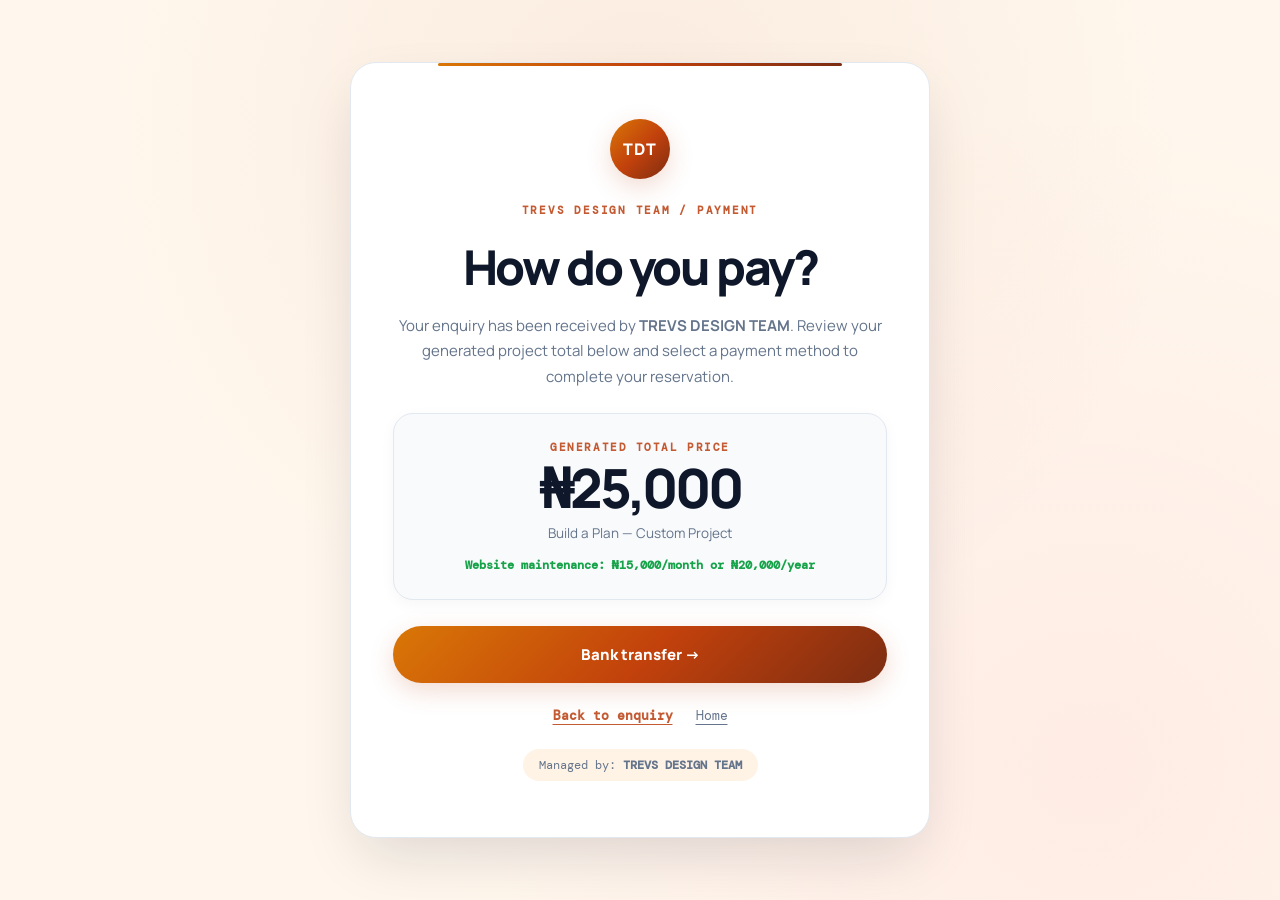
<file: payment.html>
<!DOCTYPE html>
<html lang="en">
<head>
  <meta charset="UTF-8">
  <meta name="viewport" content="width=device-width, initial-scale=1.0">
  <title>Payment Method | TREVS DESIGN</title>
  <link rel="preconnect" href="https://fonts.googleapis.com">
  <link rel="preconnect" href="https://fonts.gstatic.com" crossorigin>
  <link href="https://fonts.googleapis.com/css2?family=DM+Mono:wght@400;500&family=Manrope:wght@400;500;600;700;800;900&display=swap" rel="stylesheet">
  <style>
    :root {
      --bg: #fff7ed;
      --surface: #ffffff;
      --surface-card: #ffffff;
      --surface-border: #e2e8f0;
      --text: #0f172a;
      --text-muted: #64748b;
      --blue: #c45a32;
      --blue-glow: rgba(196, 90, 50, 0.22);
      --indigo: #a7462b;
      --coral: #f43f5e;
      --emerald: #10b981;
      --grad-primary: linear-gradient(135deg, #d97706 0%, #c2410c 52%, #7c2d12 100%);
      --mono: "DM Mono", monospace;
      --sans: "Manrope", sans-serif;
      --radius-pill: 9999px;
      --radius-card: 26px;
      --shadow-lg: 0 25px 60px -12px rgba(15, 23, 42, 0.15);
    }
    * { box-sizing: border-box; }
    body {
      min-height: 100vh;
      display: grid;
      place-items: center;
      margin: 0;
      color: var(--text);
      background: var(--bg);
      font-family: var(--sans);
      background-image: 
        radial-gradient(circle at 50% 15%, rgba(196, 90, 50, 0.08) 0%, transparent 55%),
        radial-gradient(circle at 85% 85%, rgba(244, 63, 94, 0.06) 0%, transparent 50%);
      padding: 24px;
    }
    .payment-card {
      width: min(580px, 100%);
      padding: 56px 42px;
      text-align: center;
      background: var(--surface);
      border: 1px solid var(--surface-border);
      border-radius: var(--radius-card);
      box-shadow: var(--shadow-lg);
      position: relative;
    }
    .payment-card:before {
      content: "";
      position: absolute;
      top: 0;
      left: 15%;
      right: 15%;
      height: 3px;
      background: var(--grad-primary);
      border-radius: var(--radius-pill);
    }
    .mark {
      display: inline-grid;
      width: 60px;
      height: 60px;
      place-items: center;
      margin-bottom: 22px;
      color: white;
      background: var(--grad-primary);
      border-radius: var(--radius-pill);
      font-weight: 900;
      font-size: 16px;
      letter-spacing: .06em;
      box-shadow: 0 8px 24px var(--blue-glow);
    }
    .eyebrow {
      margin: 0 0 14px;
      color: var(--blue);
      font-size: 11px;
      font-weight: 700;
      letter-spacing: .16em;
      text-transform: uppercase;
      font-family: var(--mono);
    }
    h1 {
      margin: 0 0 14px;
      font-size: clamp(34px, 6vw, 48px);
      letter-spacing: -.05em;
      font-weight: 900;
      color: var(--text);
    }
    p { color: var(--text-muted); line-height: 1.7; font-size: 15px; margin: 0 0 24px; }
    
    .quote-box {
      margin: 24px 0;
      padding: 26px;
      background: #f8fafc;
      border: 1px solid var(--surface-border);
      border-radius: 20px;
      text-align: center;
      box-shadow: 0 4px 15px rgba(15, 23, 42, 0.04);
    }
    .quote-label {
      font-size: 11px;
      text-transform: uppercase;
      letter-spacing: .14em;
      color: var(--blue);
      font-weight: 700;
      margin-bottom: 6px;
      display: block;
      font-family: var(--mono);
    }
    .quote-price {
      font-size: clamp(40px, 6vw, 54px);
      font-weight: 900;
      color: var(--text);
      margin: 4px 0 8px;
      line-height: 1;
      letter-spacing: -.06em;
    }
    .quote-sub { font-size: 13.5px; color: var(--text-muted); margin: 0; }
    .quote-maintenance {
      margin-top: 12px;
      font-size: 12px;
      color: #16a34a;
      font-weight: 700;
      font-family: var(--mono);
    }

    .method {
      display: block;
      margin-top: 26px;
      padding: 18px 26px;
      color: white;
      background: var(--grad-primary);
      border-radius: var(--radius-pill);
      font-weight: 800;
      font-size: 15px;
      text-decoration: none;
      box-shadow: 0 8px 25px var(--blue-glow);
      transition: transform .3s ease, box-shadow .3s ease;
    }
    .method:hover {
      transform: translateY(-2px);
      box-shadow: 0 12px 35px var(--blue-glow);
    }
    .back {
      display: inline-block;
      margin-top: 24px;
      color: var(--blue);
      font-size: 13px;
      text-decoration: underline;
      text-underline-offset: 4px;
      font-family: var(--mono);
      font-weight: 600;
    }
    .home {
      display: inline-block;
      margin: 24px 0 0 20px;
      color: var(--text-muted);
      font-size: 13px;
      text-decoration: underline;
      text-underline-offset: 4px;
      font-family: var(--mono);
    }
    .team-badge-text {
      margin-top: 24px;
      font-size: 12px;
      color: #64748b;
      font-family: var(--mono);
      background: #fff3e6;
      padding: 8px 16px;
      border-radius: var(--radius-pill);
      display: inline-block;
    }
  </style>
</head>
<body>
  <main class="payment-card">
    <div class="mark">TDT</div>
    <p class="eyebrow">TREVS DESIGN TEAM / PAYMENT</p>
    <h1>How do you pay?</h1>
    <p>Your enquiry has been received by <strong>TREVS DESIGN TEAM</strong>. Review your generated project total below and select a payment method to complete your reservation.</p>

    <div class="quote-box" id="quote-box">
      <span class="quote-label">Generated Total Price</span>
      <div class="quote-price" id="quote-price-display">₦25,000</div>
      <p class="quote-sub" id="quote-service-display">Build a Plan — Custom Project</p>
      <div class="quote-maintenance" id="quote-maintenance">Website maintenance: ₦15,000/month or ₦20,000/year</div>
    </div>

    <a class="method" id="transfer-link" href="bank-transfer.html">Bank transfer -&gt;</a>
    <a class="back" href="enquiry.html">Back to enquiry</a>
    <a class="home" href="index.html">Home</a>

    <div>
      <div class="team-badge-text">
        Managed by: <strong>TREVS DESIGN TEAM</strong>
      </div>
    </div>
  </main>

  <script>
    // Retrieve generated price from URL parameter or localStorage
    const params = new URLSearchParams(window.location.search);
    const priceDisplay = document.querySelector('#quote-price-display');
    const serviceDisplay = document.querySelector('#quote-service-display');
    const transferLink = document.querySelector('#transfer-link');
    const maintenanceNote = document.querySelector('#quote-maintenance');

    let amount = params.get('amount');
    let service = params.get('service');

    if (!amount || !service) {
      try {
        const saved = localStorage.getItem('trevs_enquiry');
        if (saved) {
          const parsed = JSON.parse(saved);
          if (parsed.amount) amount = parsed.amount;
          if (!service && parsed.service) service = parsed.service;
        }
      } catch (err) {
        console.warn('LocalStorage read error:', err);
      }
    }

    if (amount) {
      const numAmount = Number(amount);
      if (!isNaN(numAmount)) {
        priceDisplay.textContent = '₦' + numAmount.toLocaleString();
        transferLink.href = `bank-transfer.html?amount=${numAmount}&service=${encodeURIComponent(service || '')}`;
      } else {
        priceDisplay.textContent = amount.startsWith('₦') ? amount : '₦' + amount;
        transferLink.href = `bank-transfer.html?amount=${encodeURIComponent(amount)}&service=${encodeURIComponent(service || '')}`;
      }
    }

    if (service) {
      serviceDisplay.textContent = `Build a Plan — ${service}`;
      maintenanceNote.style.display = service.toLowerCase().includes('website') ? 'block' : 'none';
    }
  </script>
</body>
</html>
</file>
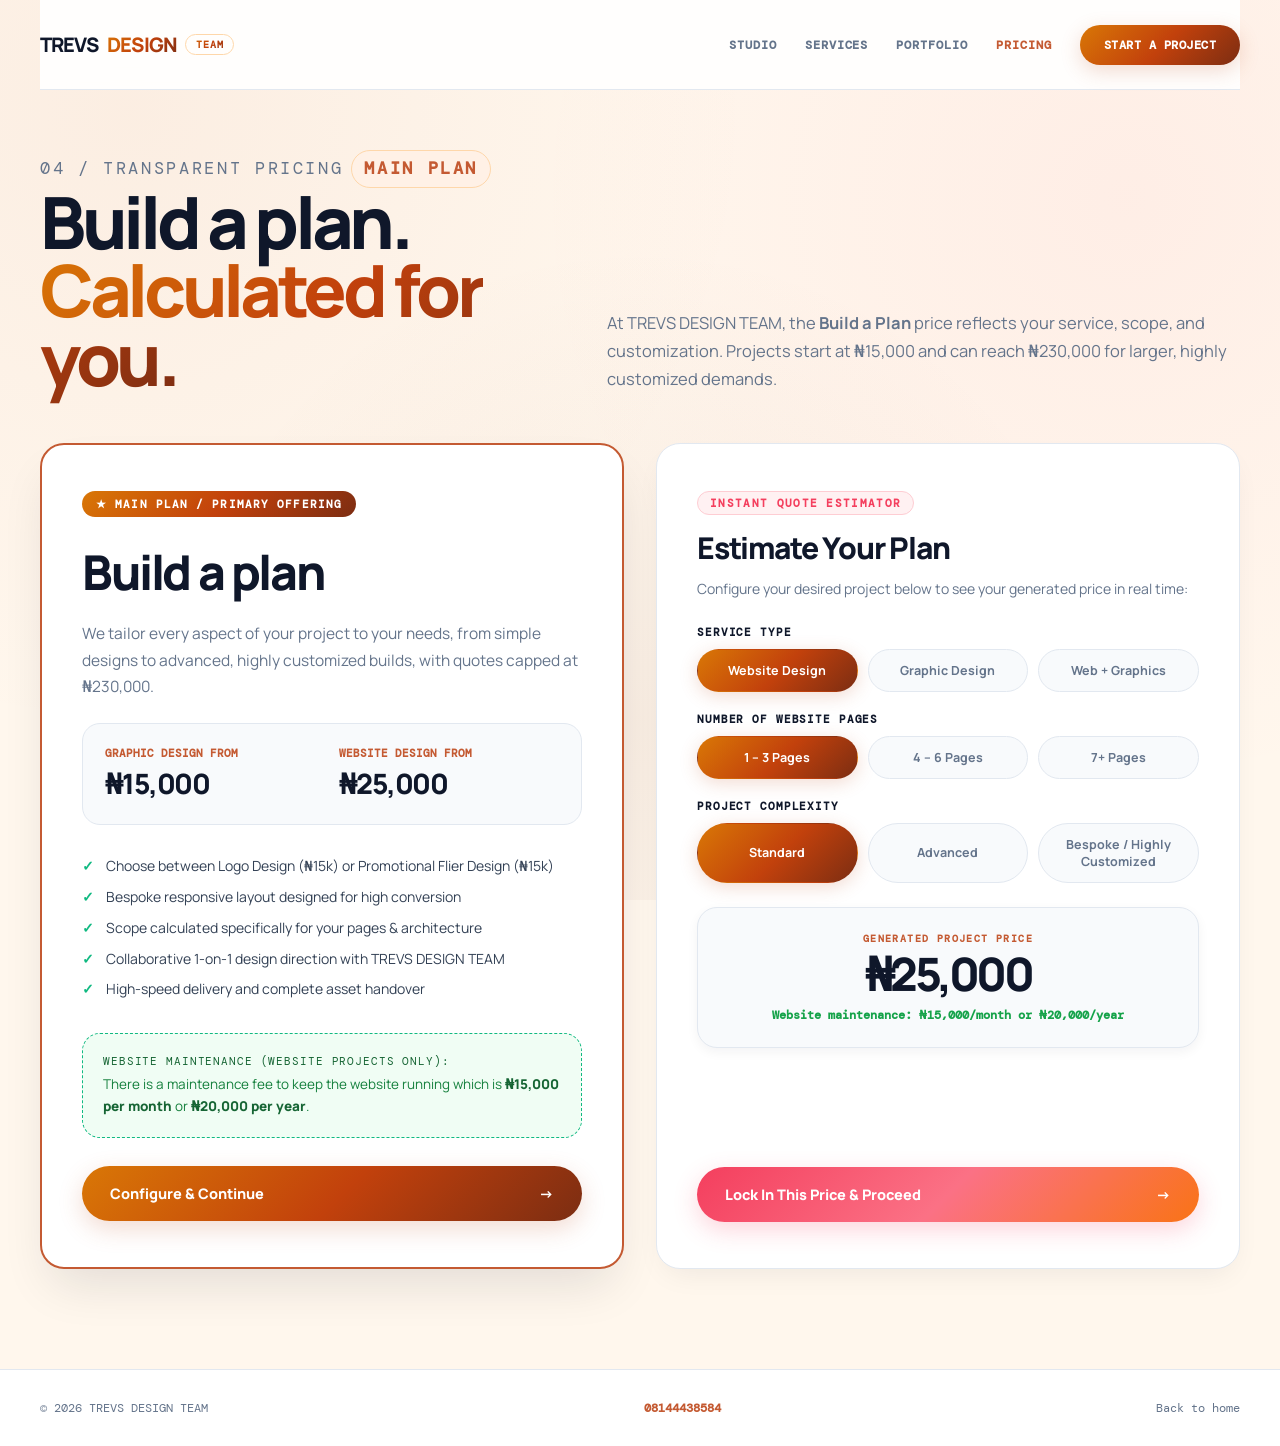
<file: pricing.html>
<!DOCTYPE html>
<html lang="en">
<head>
  <meta charset="UTF-8">
  <meta name="viewport" content="width=device-width, initial-scale=1.0">
  <title>Pricing &amp; Build a Plan | TREVS DESIGN</title>
  <link rel="preconnect" href="https://fonts.googleapis.com">
  <link rel="preconnect" href="https://fonts.gstatic.com" crossorigin>
  <link href="https://fonts.googleapis.com/css2?family=DM+Mono:wght@400;500&family=Manrope:wght@400;500;600;700;800;900&display=swap" rel="stylesheet">
  <style>
    :root {
      --bg: #fff7ed;
      --bg-alt: #fff3e6;
      --surface: #ffffff;
      --surface-card: #ffffff;
      --surface-border: #e2e8f0;
      --text: #0f172a;
      --text-muted: #64748b;
      --blue: #c45a32;
      --blue-glow: rgba(196, 90, 50, 0.22);
      --indigo: #a7462b;
      --indigo-glow: rgba(124, 45, 18, 0.22);
      --purple: #7c2d12;
      --coral: #f43f5e;
      --coral-glow: rgba(244, 63, 94, 0.22);
      --orange: #f97316;
      --emerald: #10b981;
      --emerald-glow: rgba(16, 185, 129, 0.22);
      --amber: #f59e0b;
      --grad-primary: linear-gradient(135deg, #d97706 0%, #c2410c 52%, #7c2d12 100%);
      --grad-warm: linear-gradient(135deg, #f43f5e 0%, #fb7185 50%, #f97316 100%);
      --grad-aurora: linear-gradient(135deg, #d97706 0%, #c2410c 50%, #f43f5e 100%);
      --mono: "DM Mono", monospace;
      --sans: "Manrope", sans-serif;
      --radius-pill: 9999px;
      --radius-card: 24px;
      --shadow-sm: 0 4px 12px rgba(15, 23, 42, 0.05);
      --shadow-md: 0 12px 30px -10px rgba(15, 23, 42, 0.08);
      --shadow-lg: 0 25px 50px -12px rgba(15, 23, 42, 0.12);
    }
    * { box-sizing: border-box; }
    html { scroll-behavior: smooth; }
    body {
      margin: 0;
      color: var(--text);
      background: var(--bg);
      font-family: var(--sans);
      background-image: 
        radial-gradient(circle at 10% 12%, rgba(196, 90, 50, 0.06) 0%, transparent 45%),
        radial-gradient(circle at 88% 22%, rgba(244, 63, 94, 0.05) 0%, transparent 45%),
        radial-gradient(circle at 50% 80%, rgba(124, 45, 18, 0.05) 0%, transparent 50%);
      background-attachment: fixed;
    }
    a { color: inherit; text-decoration: none; }
    .shell { width: min(1200px, calc(100% - 48px)); margin: 0 auto; }

    header {
      display: flex;
      align-items: center;
      justify-content: space-between;
      min-height: 90px;
      border-bottom: 1px solid var(--surface-border);
      position: sticky;
      top: 0;
      background: rgba(255, 255, 255, 0.9);
      backdrop-filter: blur(16px);
      z-index: 100;
    }
    .logo {
      font-size: 20px;
      font-weight: 900;
      letter-spacing: -.04em;
      display: inline-flex;
      align-items: center;
      gap: 8px;
      color: var(--text);
    }
    .logo span {
      background: var(--grad-primary);
      -webkit-background-clip: text;
      -webkit-text-fill-color: transparent;
    }
    .badge-team {
      font-size: 10px;
      font-family: var(--mono);
      background: #fff1e6;
      color: var(--blue);
      padding: 3px 10px;
      border-radius: var(--radius-pill);
      border: 1px solid #fed7aa;
      letter-spacing: .08em;
      font-weight: 700;
    }
    nav { display: flex; align-items: center; gap: 28px; font: 12px var(--mono); text-transform: uppercase; letter-spacing: .08em; }
    nav a { color: var(--text-muted); font-weight: 600; transition: color .2s ease; }
    nav a:hover, nav a.active { color: var(--blue); }
    .nav-cta {
      padding: 12px 24px;
      color: white;
      background: var(--grad-primary);
      border-radius: var(--radius-pill);
      font-weight: 800;
      letter-spacing: .04em;
      box-shadow: 0 6px 20px var(--blue-glow);
      transition: transform .3s ease, box-shadow .3s ease;
    }
    .nav-cta:hover {
      transform: translateY(-2px);
      box-shadow: 0 10px 28px var(--blue-glow);
      color: white;
    }

    main { padding: 60px 0 100px; }
    .page-intro {
      display: grid;
      grid-template-columns: .8fr 1fr;
      gap: 60px;
      align-items: end;
      margin-bottom: 50px;
    }
    .eyebrow {
      margin: 0 0 16px;
      color: var(--blue);
      font: 11px var(--mono);
      letter-spacing: .16em;
      text-transform: uppercase;
      display: inline-flex;
      align-items: center;
      gap: 8px;
    }
    .badge-plan-title {
      background: #fff1e6;
      border: 1px solid #fed7aa;
      color: var(--blue);
      padding: 4px 12px;
      border-radius: var(--radius-pill);
      font-weight: 700;
    }
    h1 {
      margin: 0;
      font-size: clamp(42px, 6vw, 72px);
      line-height: .95;
      letter-spacing: -.06em;
      font-weight: 900;
    }
    h1 em {
      font-style: normal;
      background: var(--grad-primary);
      -webkit-background-clip: text;
      -webkit-text-fill-color: transparent;
    }
    .page-intro p {
      color: var(--text-muted);
      font-size: 16.5px;
      line-height: 1.7;
      margin: 0;
    }

    .pricing-main-grid {
      display: grid;
      grid-template-columns: 1fr 1fr;
      gap: 32px;
      align-items: stretch;
      margin-top: 30px;
    }
    .plan-card {
      padding: 46px 40px;
      background: var(--surface);
      border-radius: var(--radius-card);
      border: 2px solid var(--blue);
      box-shadow: var(--shadow-lg);
      display: flex;
      flex-direction: column;
      justify-content: space-between;
      position: relative;
    }
    .plan-badge {
      display: inline-block;
      padding: 6px 14px;
      background: var(--grad-primary);
      color: white;
      font: 11px var(--mono);
      font-weight: 800;
      letter-spacing: .1em;
      text-transform: uppercase;
      border-radius: var(--radius-pill);
      margin-bottom: 22px;
      width: fit-content;
    }
    .plan-card h2 {
      margin: 0 0 16px;
      font-size: clamp(34px, 5vw, 48px);
      letter-spacing: -.05em;
      font-weight: 900;
      color: var(--text);
    }
    .plan-desc {
      color: var(--text-muted);
      font-size: 15.5px;
      line-height: 1.7;
      margin-bottom: 24px;
    }
    .rate-box {
      display: grid;
      grid-template-columns: 1fr 1fr;
      gap: 14px;
      background: #f8fafc;
      border: 1px solid var(--surface-border);
      border-radius: 18px;
      padding: 22px;
      margin-bottom: 26px;
    }
    .rate-box span {
      display: block;
      font: 11px var(--mono);
      text-transform: uppercase;
      color: var(--blue);
      margin-bottom: 4px;
      font-weight: 700;
    }
    .rate-box strong {
      font-size: 28px;
      font-weight: 900;
      color: var(--text);
      letter-spacing: -.04em;
    }
    .plan-points {
      list-style: none;
      padding: 0;
      margin: 0 0 28px;
      font-size: 14px;
      line-height: 2.2;
      color: #334155;
    }
    .plan-points li:before {
      content: "✓";
      margin-right: 12px;
      color: var(--emerald);
      font-weight: 900;
    }
    .maintenance-banner {
      background: #f0fdf4;
      border: 1px dashed var(--emerald);
      border-radius: 18px;
      padding: 20px;
      margin-bottom: 28px;
    }
    .maintenance-banner strong {
      display: block;
      font: 11px var(--mono);
      text-transform: uppercase;
      letter-spacing: .08em;
      color: #166534;
      margin-bottom: 6px;
    }
    .maintenance-banner p {
      margin: 0;
      font-size: 13.5px;
      line-height: 1.6;
      color: #15803d;
    }
    .maintenance-banner em {
      color: #166534;
      font-style: normal;
      font-weight: 800;
    }

    /* Calculator Card */
    .calc-card {
      padding: 46px 40px;
      background: var(--surface);
      border-radius: var(--radius-card);
      border: 1px solid var(--surface-border);
      display: flex;
      flex-direction: column;
      justify-content: space-between;
      box-shadow: var(--shadow-md);
    }
    .calc-tag {
      font: 11px var(--mono);
      color: var(--coral);
      letter-spacing: .12em;
      text-transform: uppercase;
      margin-bottom: 12px;
      display: inline-block;
      padding: 4px 12px;
      background: #fff1f2;
      border: 1px solid #fecdd3;
      border-radius: var(--radius-pill);
      font-weight: 700;
    }
    .calc-card h2 {
      margin: 0 0 10px;
      font-size: 30px;
      letter-spacing: -.04em;
      font-weight: 800;
      color: var(--text);
    }
    .calc-sub {
      color: var(--text-muted);
      font-size: 14px;
      margin: 0 0 24px;
      line-height: 1.6;
    }
    .group { margin-bottom: 20px; }
    .group label {
      display: block;
      font: 11px var(--mono);
      text-transform: uppercase;
      font-weight: 700;
      letter-spacing: .08em;
      margin-bottom: 10px;
      color: var(--text);
    }
    .btn-row {
      display: grid;
      grid-template-columns: repeat(auto-fit, minmax(130px, 1fr));
      gap: 10px;
    }
    .choice-btn {
      display: block;
      text-align: center;
      padding: 12px 14px;
      font-size: 12.5px;
      font-weight: 700;
      border: 1px solid var(--surface-border);
      background: #f8fafc;
      color: var(--text-muted);
      border-radius: var(--radius-pill);
      cursor: pointer;
      transition: all .25s ease;
      font-family: var(--sans);
    }
    .choice-btn:hover { border-color: var(--blue); color: var(--text); }
    .choice-btn.is-active {
      background: var(--grad-primary);
      color: white;
      border-color: transparent;
      box-shadow: 0 4px 18px var(--blue-glow);
    }
    .calc-total-box {
      background: #f8fafc;
      border: 1px solid var(--surface-border);
      border-radius: 20px;
      padding: 24px;
      margin: 24px 0;
      text-align: center;
      box-shadow: var(--shadow-sm);
    }
    .calc-total-box .lbl {
      font: 10px var(--mono);
      text-transform: uppercase;
      letter-spacing: .14em;
      color: var(--blue);
      display: block;
      margin-bottom: 6px;
      font-weight: 700;
    }
    .calc-total-box .amt {
      font-size: 46px;
      font-weight: 900;
      letter-spacing: -.08em;
      color: var(--text);
      margin: 0;
      line-height: 1;
    }
    .calc-total-box .mnt {
      font: 12px var(--mono);
      color: #16a34a;
      margin-top: 10px;
      font-weight: 700;
    }
    .full-btn {
      display: flex;
      align-items: center;
      justify-content: space-between;
      width: 100%;
      padding: 18px 28px;
      background: var(--grad-primary);
      color: white;
      font-weight: 800;
      font-size: 14.5px;
      border-radius: var(--radius-pill);
      border: 0;
      cursor: pointer;
      box-shadow: 0 8px 25px var(--blue-glow);
      transition: transform .3s ease, box-shadow .3s ease;
      text-decoration: none;
    }
    .full-btn:hover {
      transform: translateY(-2px);
      box-shadow: 0 12px 32px var(--blue-glow);
    }
    .full-btn.btn-warm {
      background: var(--grad-warm);
      box-shadow: 0 8px 25px var(--coral-glow);
    }
    .full-btn.btn-warm:hover {
      box-shadow: 0 12px 32px var(--coral-glow);
    }

    footer {
      padding: 30px 0;
      color: var(--text-muted);
      background: white;
      font: 12px var(--mono);
      border-top: 1px solid var(--surface-border);
    }
    .footer-row {
      display: flex;
      justify-content: space-between;
      align-items: center;
      gap: 20px;
    }

    @media (max-width: 900px) {
      .page-intro, .pricing-main-grid { grid-template-columns: 1fr; }
      .footer-row { flex-direction: column; text-align: center; }
    }
  </style>
</head>
<body>
  <header class="shell">
    <a class="logo" href="index.html">
      TREVS<span>DESIGN</span>
      <span class="badge-team">TEAM</span>
    </a>
    <nav>
      <a href="index.html#studio">Studio</a>
      <a href="services.html">Services</a>
      <a href="index.html#work">Portfolio</a>
      <a class="active" href="pricing.html">Pricing</a>
      <a class="nav-cta" href="enquiry.html">Start a project</a>
    </nav>
  </header>

  <main>
    <div class="shell">
      <div class="page-intro">
        <div>
          <p class="eyebrow">
            <span>04 / Transparent pricing</span>
            <span class="badge-plan-title">MAIN PLAN</span>
          </p>
          <h1>Build a plan. <em>Calculated for you.</em></h1>
        </div>
        <p>At TREVS DESIGN TEAM, the <strong>Build a Plan</strong> price reflects your service, scope, and customization. Projects start at ₦15,000 and can reach ₦230,000 for larger, highly customized demands.</p>
      </div>

      <div class="pricing-main-grid">
        <!-- Main Plan Card -->
        <article class="plan-card">
          <div>
            <div class="plan-badge">★ MAIN PLAN / PRIMARY OFFERING</div>
            <h2>Build a plan</h2>
            <p class="plan-desc">We tailor every aspect of your project to your needs, from simple designs to advanced, highly customized builds, with quotes capped at ₦230,000.</p>

            <div class="rate-box">
              <div>
                <span>Graphic Design From</span>
                <strong>₦15,000</strong>
              </div>
              <div>
                <span>Website Design From</span>
                <strong>₦25,000</strong>
              </div>
            </div>

            <ul class="plan-points">
              <li>Choose between Logo Design (₦15k) or Promotional Flier Design (₦15k)</li>
              <li>Bespoke responsive layout designed for high conversion</li>
              <li>Scope calculated specifically for your pages &amp; architecture</li>
              <li>Collaborative 1-on-1 design direction with TREVS DESIGN TEAM</li>
              <li>High-speed delivery and complete asset handover</li>
            </ul>

            <div class="maintenance-banner">
              <strong>Website maintenance (website projects only):</strong>
              <p>There is a maintenance fee to keep the website running which is <em>₦15,000 per month</em> or <em>₦20,000 per year</em>.</p>
            </div>
          </div>

          <a class="full-btn" href="enquiry.html">
            <span>Configure &amp; Continue</span>
            <span>-&gt;</span>
          </a>
        </article>

        <!-- Live Price Estimator -->
        <article class="calc-card">
          <div>
            <span class="calc-tag">INSTANT QUOTE ESTIMATOR</span>
            <h2>Estimate Your Plan</h2>
            <p class="calc-sub">Configure your desired project below to see your generated price in real time:</p>

            <div class="group">
              <label>Service Type</label>
              <div class="btn-row">
                <button type="button" class="choice-btn is-active" data-group="p-service" data-val="website">Website Design</button>
                <button type="button" class="choice-btn" data-group="p-service" data-val="graphics">Graphic Design</button>
                <button type="button" class="choice-btn" data-group="p-service" data-val="bundle">Web + Graphics</button>
              </div>
            </div>

            <!-- Graphic Deliverable Type (Flier vs Logo) -->
            <div class="group" id="p-graphics-type-group" style="display: none;">
              <label>Graphic Deliverable</label>
              <div class="btn-row">
                <button type="button" class="choice-btn is-active" data-group="p-graphic-type" data-val="logo">Logo Design</button>
                <button type="button" class="choice-btn" data-group="p-graphic-type" data-val="flier">Flier Design</button>
                <button type="button" class="choice-btn" data-group="p-graphic-type" data-val="both">Logo + Flier</button>
              </div>
            </div>

            <div class="group" id="p-pages-group">
              <label>Number of Website Pages</label>
              <div class="btn-row">
                <button type="button" class="choice-btn is-active" data-group="p-pages" data-val="1-3">1 – 3 Pages</button>
                <button type="button" class="choice-btn" data-group="p-pages" data-val="4-6">4 – 6 Pages</button>
                <button type="button" class="choice-btn" data-group="p-pages" data-val="more-than-6">7+ Pages</button>
              </div>
            </div>

            <div class="group" id="p-complexity-group">
              <label>Project Complexity</label>
              <div class="btn-row">
                <button type="button" class="choice-btn is-active" data-group="p-complexity" data-val="standard">Standard</button>
                <button type="button" class="choice-btn" data-group="p-complexity" data-val="advanced">Advanced</button>
                <button type="button" class="choice-btn" data-group="p-complexity" data-val="custom">Bespoke / Highly Customized</button>
              </div>
            </div>

            <div class="calc-total-box">
              <span class="lbl">Generated Project Price</span>
              <p class="amt" id="pricing-page-total">₦25,000</p>
              <div class="mnt" id="pricing-maintenance">Website maintenance: ₦15,000/month or ₦20,000/year</div>
            </div>
          </div>

          <a class="full-btn btn-warm" id="pricing-page-cta" href="enquiry.html?service=website&amp;pages=1-3&amp;complexity=standard">
            <span>Lock In This Price &amp; Proceed</span>
            <span>-&gt;</span>
          </a>
        </article>
      </div>
    </div>
  </main>

  <footer>
    <div class="shell footer-row">
      <span>© 2026 TREVS DESIGN TEAM</span>
      <a href="tel:08144438584" style="color:var(--blue);font-weight:700;">08144438584</a>
      <a href="index.html">Back to home</a>
    </div>
  </footer>

  <script>
    const pricingTotal = document.querySelector('#pricing-page-total');
    const pricingCta = document.querySelector('#pricing-page-cta');
    const pPagesGroup = document.querySelector('#p-pages-group');
    const pComplexityGroup = document.querySelector('#p-complexity-group');
    const pGraphicsTypeGroup = document.querySelector('#p-graphics-type-group');
    const pMaintenanceNote = document.querySelector('#pricing-maintenance');

    let pService = 'website';
    let pGraphicType = 'logo';
    let pPages = '1-3';
    let pComplexity = 'standard';

    function updatePricingCalculator() {
      let base = 25000;
      if (pService === 'graphics') {
        base = (pGraphicType === 'both') ? 25000 : 15000;
        if (pPagesGroup) pPagesGroup.style.display = 'none';
        if (pComplexityGroup) pComplexityGroup.style.display = 'block';
        if (pGraphicsTypeGroup) pGraphicsTypeGroup.style.display = 'block';
      } else if (pService === 'bundle') {
        base = 35000;
        if (pPagesGroup) pPagesGroup.style.display = 'block';
        if (pComplexityGroup) pComplexityGroup.style.display = 'block';
        if (pGraphicsTypeGroup) pGraphicsTypeGroup.style.display = 'block';
      } else {
        base = 25000;
        if (pPagesGroup) pPagesGroup.style.display = 'block';
        if (pComplexityGroup) pComplexityGroup.style.display = 'block';
        if (pGraphicsTypeGroup) pGraphicsTypeGroup.style.display = 'none';
      }

      const pageAddons = { '1-3': 0, '4-6': 25000, 'more-than-6': 50000 };
      const extraPages = pService === 'graphics' ? 0 : (pageAddons[pPages] || 0);
      const extraComplexity = pComplexity === 'custom'
        ? (pService === 'graphics' ? 205000 : (pService === 'bundle' ? 145000 : 155000))
        : (pComplexity === 'advanced' ? 25000 : 0);
      const total = Math.min(base + extraPages + extraComplexity, 230000);
      if (pricingTotal) pricingTotal.textContent = '₦' + total.toLocaleString();
      if (pMaintenanceNote) pMaintenanceNote.style.display = pService === 'graphics' ? 'none' : 'block';
      if (pricingCta) {
        pricingCta.href = `enquiry.html?service=${pService}&graphics_type=${pGraphicType}&pages=${pPages}&complexity=${pComplexity}&price=${total}`;
      }
    }

    document.querySelectorAll('.choice-btn').forEach((btn) => {
      btn.addEventListener('click', () => {
        const group = btn.dataset.group;
        const val = btn.dataset.val;
        document.querySelectorAll(`.choice-btn[data-group="${group}"]`).forEach((b) => b.classList.remove('is-active'));
        btn.classList.add('is-active');

        if (group === 'p-service') pService = val;
        if (group === 'p-graphic-type') pGraphicType = val;
        if (group === 'p-pages') pPages = val;
        if (group === 'p-complexity') pComplexity = val;

        updatePricingCalculator();
      });
    });

    updatePricingCalculator();
  </script>
</body>
</html>
</file>
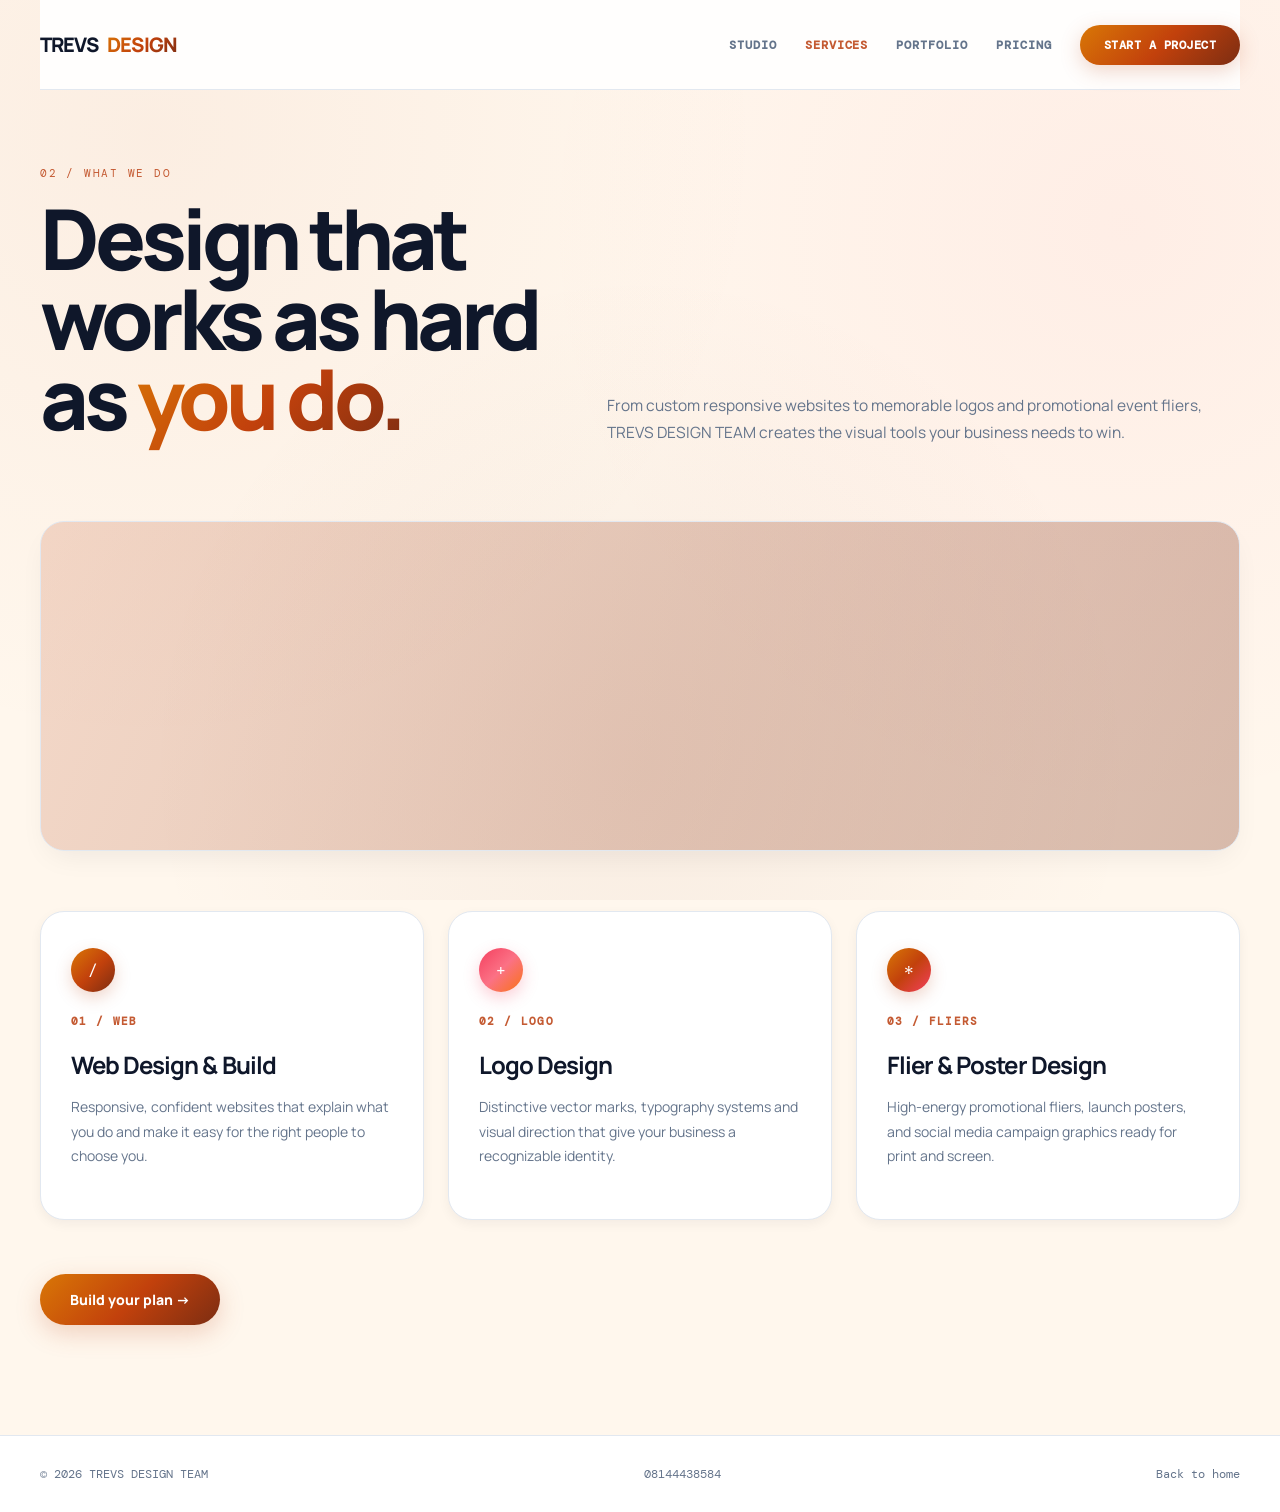
<file: services.html>
<!DOCTYPE html>
<html lang="en">
<head>
  <meta charset="UTF-8">
  <meta name="viewport" content="width=device-width, initial-scale=1.0">
  <title>Services | TREVS DESIGN</title>
  <link rel="preconnect" href="https://fonts.googleapis.com">
  <link rel="preconnect" href="https://fonts.gstatic.com" crossorigin>
  <link href="https://fonts.googleapis.com/css2?family=DM+Mono:wght@400;500&family=Manrope:wght@400;500;600;700;800;900&display=swap" rel="stylesheet">
  <link rel="stylesheet" href="subpage.css">
</head>
<body>
  <header class="shell">
    <a class="logo" href="index.html">TREVS<span>DESIGN</span></a>
    <nav>
      <a href="index.html#studio">Studio</a>
      <a class="active" href="services.html">Services</a>
      <a href="index.html#work">Portfolio</a>
      <a href="pricing.html">Pricing</a>
      <a class="nav-cta" href="enquiry.html">Start a project</a>
    </nav>
  </header>
  <main>
    <div class="shell">
      <div class="page-intro">
        <div>
          <p class="eyebrow">02 / What we do</p>
          <h1>Design that works as hard as <em>you do.</em></h1>
        </div>
        <p>From custom responsive websites to memorable logos and promotional event fliers, TREVS DESIGN TEAM creates the visual tools your business needs to win.</p>
      </div>

      <div class="page-image services-image" role="img" aria-label="Designer working on a digital interface"></div>

      <div class="content-grid">
        <a class="content-card" href="enquiry.html?service=website">
          <span class="card-icon" aria-hidden="true">/</span>
          <span class="number">01 / WEB</span>
          <h3>Web Design &amp; Build</h3>
          <p>Responsive, confident websites that explain what you do and make it easy for the right people to choose you.</p>
        </a>
        <a class="content-card" href="enquiry.html?service=graphics&amp;graphics_type=logo">
          <span class="card-icon" aria-hidden="true">+</span>
          <span class="number">02 / LOGO</span>
          <h3>Logo Design</h3>
          <p>Distinctive vector marks, typography systems and visual direction that give your business a recognizable identity.</p>
        </a>
        <a class="content-card" href="enquiry.html?service=graphics&amp;graphics_type=flier">
          <span class="card-icon" aria-hidden="true">*</span>
          <span class="number">03 / FLIERS</span>
          <h3>Flier &amp; Poster Design</h3>
          <p>High-energy promotional fliers, launch posters, and social media campaign graphics ready for print and screen.</p>
        </a>
      </div>

      <div style="margin-top: 30px;">
        <a class="button" href="enquiry.html">Build your plan -&gt;</a>
      </div>
    </div>
  </main>
  <footer>
    <div class="shell footer-row">
      <span>© 2026 TREVS DESIGN TEAM</span>
      <a href="tel:08144438584">08144438584</a>
      <a href="index.html">Back to home</a>
    </div>
  </footer>
</body>
</html>
</file>
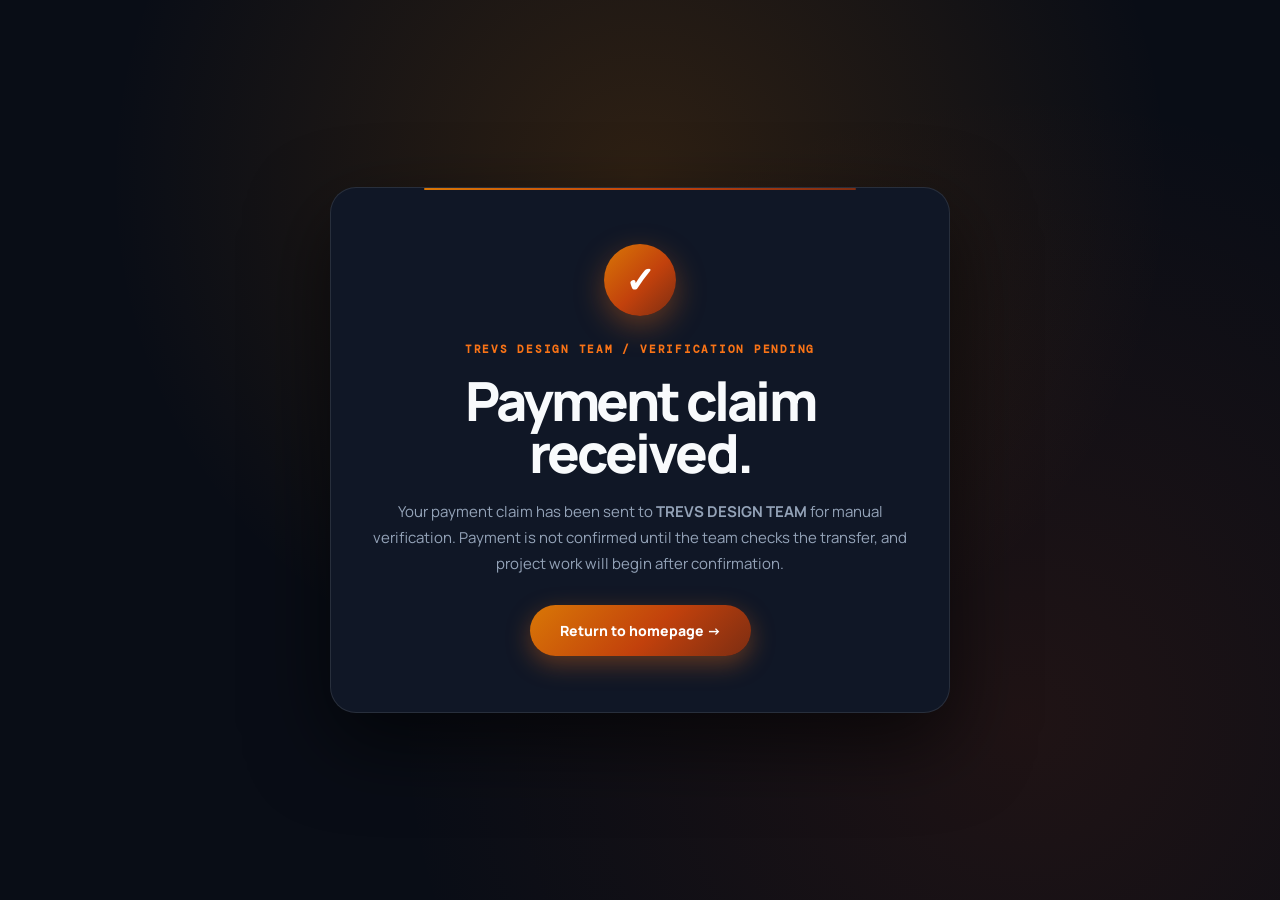
<file: thank-you.html>
<!DOCTYPE html>
<html lang="en">
<head>
  <meta charset="UTF-8">
  <meta name="viewport" content="width=device-width, initial-scale=1.0">
  <title>Thank You | TREVS DESIGN</title>
  <link rel="preconnect" href="https://fonts.googleapis.com">
  <link rel="preconnect" href="https://fonts.gstatic.com" crossorigin>
  <link href="https://fonts.googleapis.com/css2?family=DM+Mono:wght@400;500&family=Manrope:wght@400;500;600;700;800;900&display=swap" rel="stylesheet">
  <style>
    :root {
      --bg: #090d16;
      --surface: #101726;
      --surface-border: rgba(255, 255, 255, 0.1);
      --text: #f8fafc;
      --text-muted: #94a3b8;
      --cyan: #f97316;
      --cyan-glow: rgba(249, 115, 22, 0.35);
      --lime-neon: #a3e635;
      --grad-primary: linear-gradient(135deg, #d97706 0%, #c2410c 55%, #7c2d12 100%);
      --mono: "DM Mono", monospace;
      --sans: "Manrope", sans-serif;
      --radius-pill: 9999px;
      --radius-card: 26px;
    }
    * { box-sizing: border-box; }
    body {
      min-height: 100vh;
      display: grid;
      place-items: center;
      margin: 0;
      color: var(--text);
      background: var(--bg);
      font-family: var(--sans);
      background-image: 
        radial-gradient(circle at 50% 20%, rgba(217, 119, 6, 0.18) 0%, transparent 55%),
        radial-gradient(circle at 80% 80%, rgba(194, 65, 12, 0.12) 0%, transparent 50%);
    }
    .thank-you {
      width: min(620px, calc(100% - 36px));
      padding: 56px 40px;
      text-align: center;
      background: var(--surface);
      border: 1px solid var(--surface-border);
      border-radius: var(--radius-card);
      box-shadow: 0 30px 80px rgba(0,0,0,0.6);
      position: relative;
    }
    .thank-you:before {
      content: "";
      position: absolute;
      top: 0;
      left: 15%;
      right: 15%;
      height: 2px;
      background: var(--grad-primary);
      border-radius: var(--radius-pill);
    }
    .check {
      display: inline-grid;
      width: 72px;
      height: 72px;
      place-items: center;
      margin-bottom: 24px;
      color: white;
      background: var(--grad-primary);
      border-radius: var(--radius-pill);
      font-size: 36px;
      font-weight: 900;
      box-shadow: 0 10px 30px var(--cyan-glow);
    }
    .eyebrow {
      margin: 0 0 16px;
      color: var(--cyan);
      font-size: 11px;
      font-weight: 700;
      letter-spacing: .16em;
      text-transform: uppercase;
      font-family: var(--mono);
    }
    h1 {
      margin: 0 0 20px;
      font-size: clamp(34px, 6vw, 54px);
      line-height: .96;
      letter-spacing: -.05em;
      font-weight: 900;
    }
    p {
      color: var(--text-muted);
      line-height: 1.75;
      font-size: 15px;
      margin: 0 0 28px;
    }
    .home {
      display: inline-flex;
      align-items: center;
      gap: 10px;
      padding: 16px 30px;
      color: white;
      background: var(--grad-primary);
      border-radius: var(--radius-pill);
      font-size: 14px;
      font-weight: 800;
      text-decoration: none;
      box-shadow: 0 8px 25px var(--cyan-glow);
      transition: transform .3s ease;
    }
    .home:hover { transform: translateY(-2px); }
  </style>
</head>
<body>
  <main class="thank-you">
    <div class="check" aria-hidden="true">✓</div>
    <p class="eyebrow">TREVS DESIGN TEAM / VERIFICATION PENDING</p>
    <h1>Payment claim received.</h1>
    <p>Your payment claim has been sent to <strong>TREVS DESIGN TEAM</strong> for manual verification. Payment is not confirmed until the team checks the transfer, and project work will begin after confirmation.</p>
    <a class="home" href="index.html">Return to homepage -&gt;</a>
  </main>
</body>
</html>
</file>
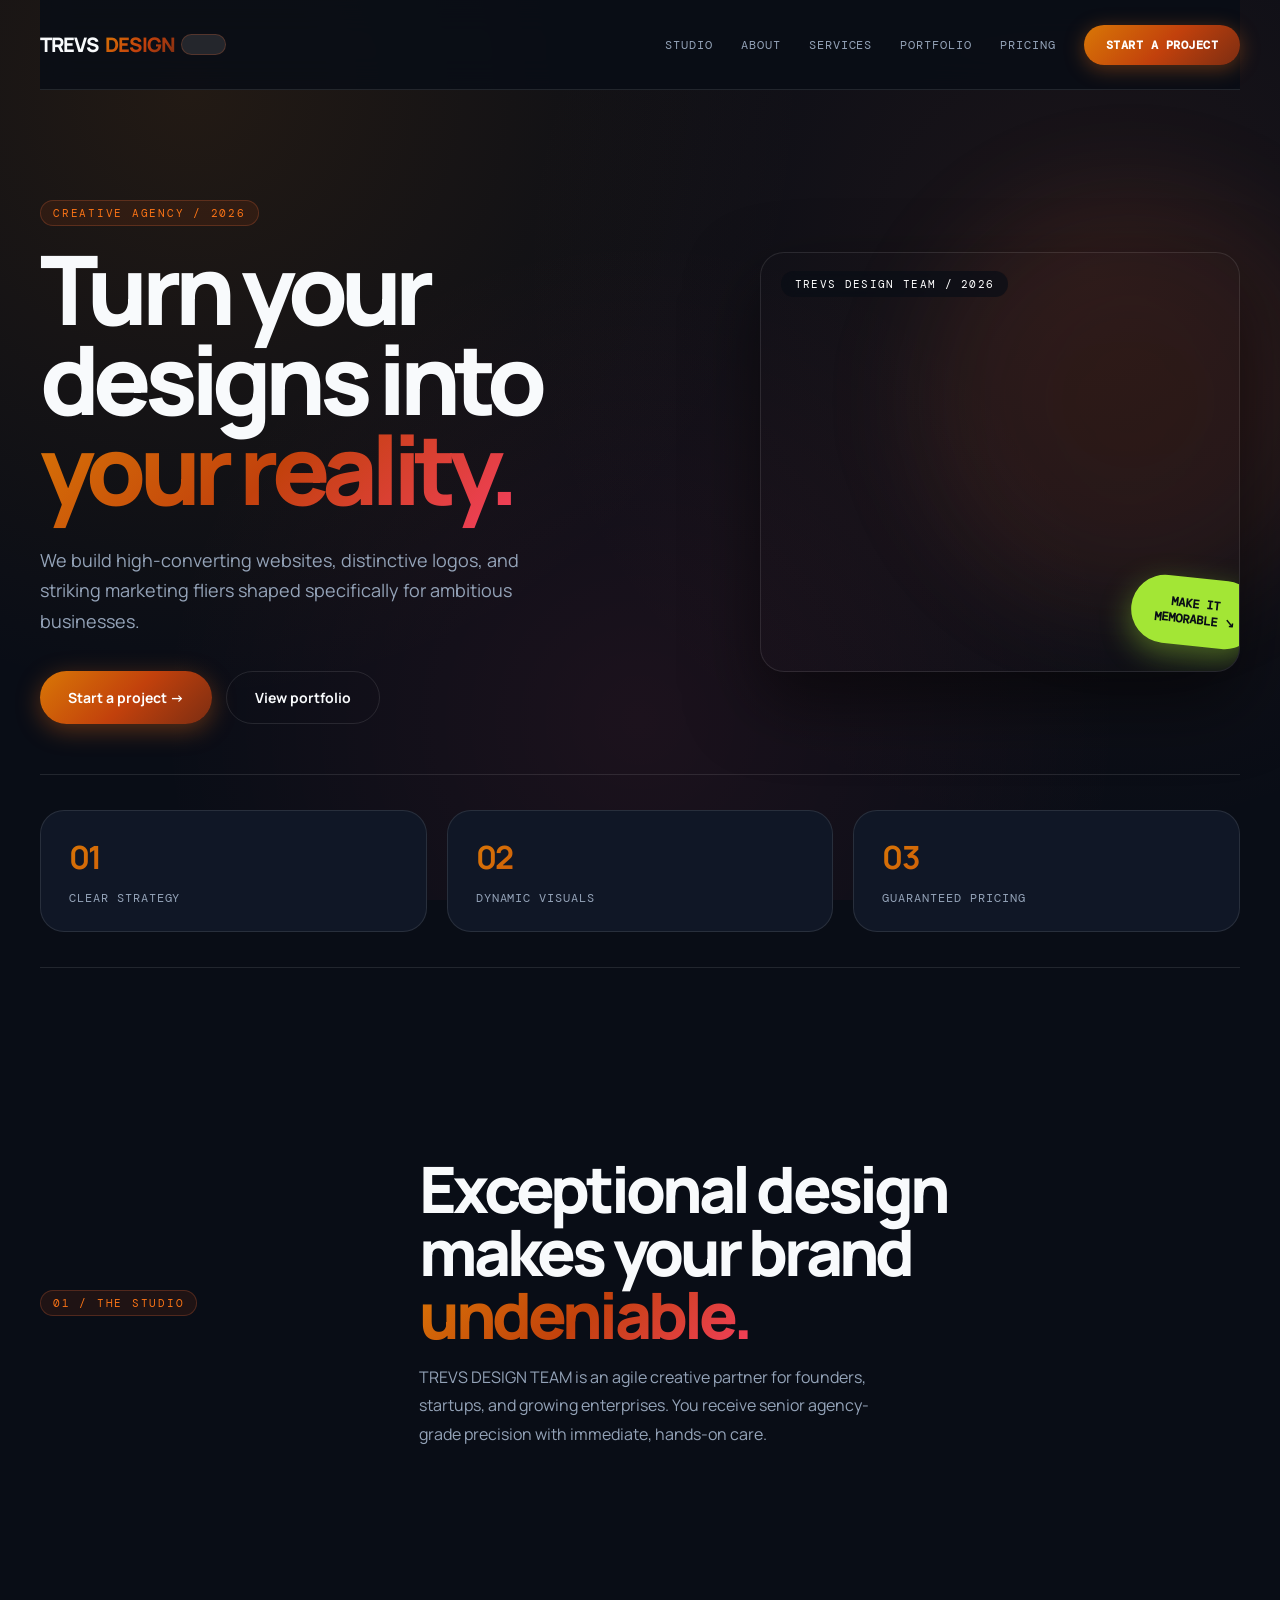
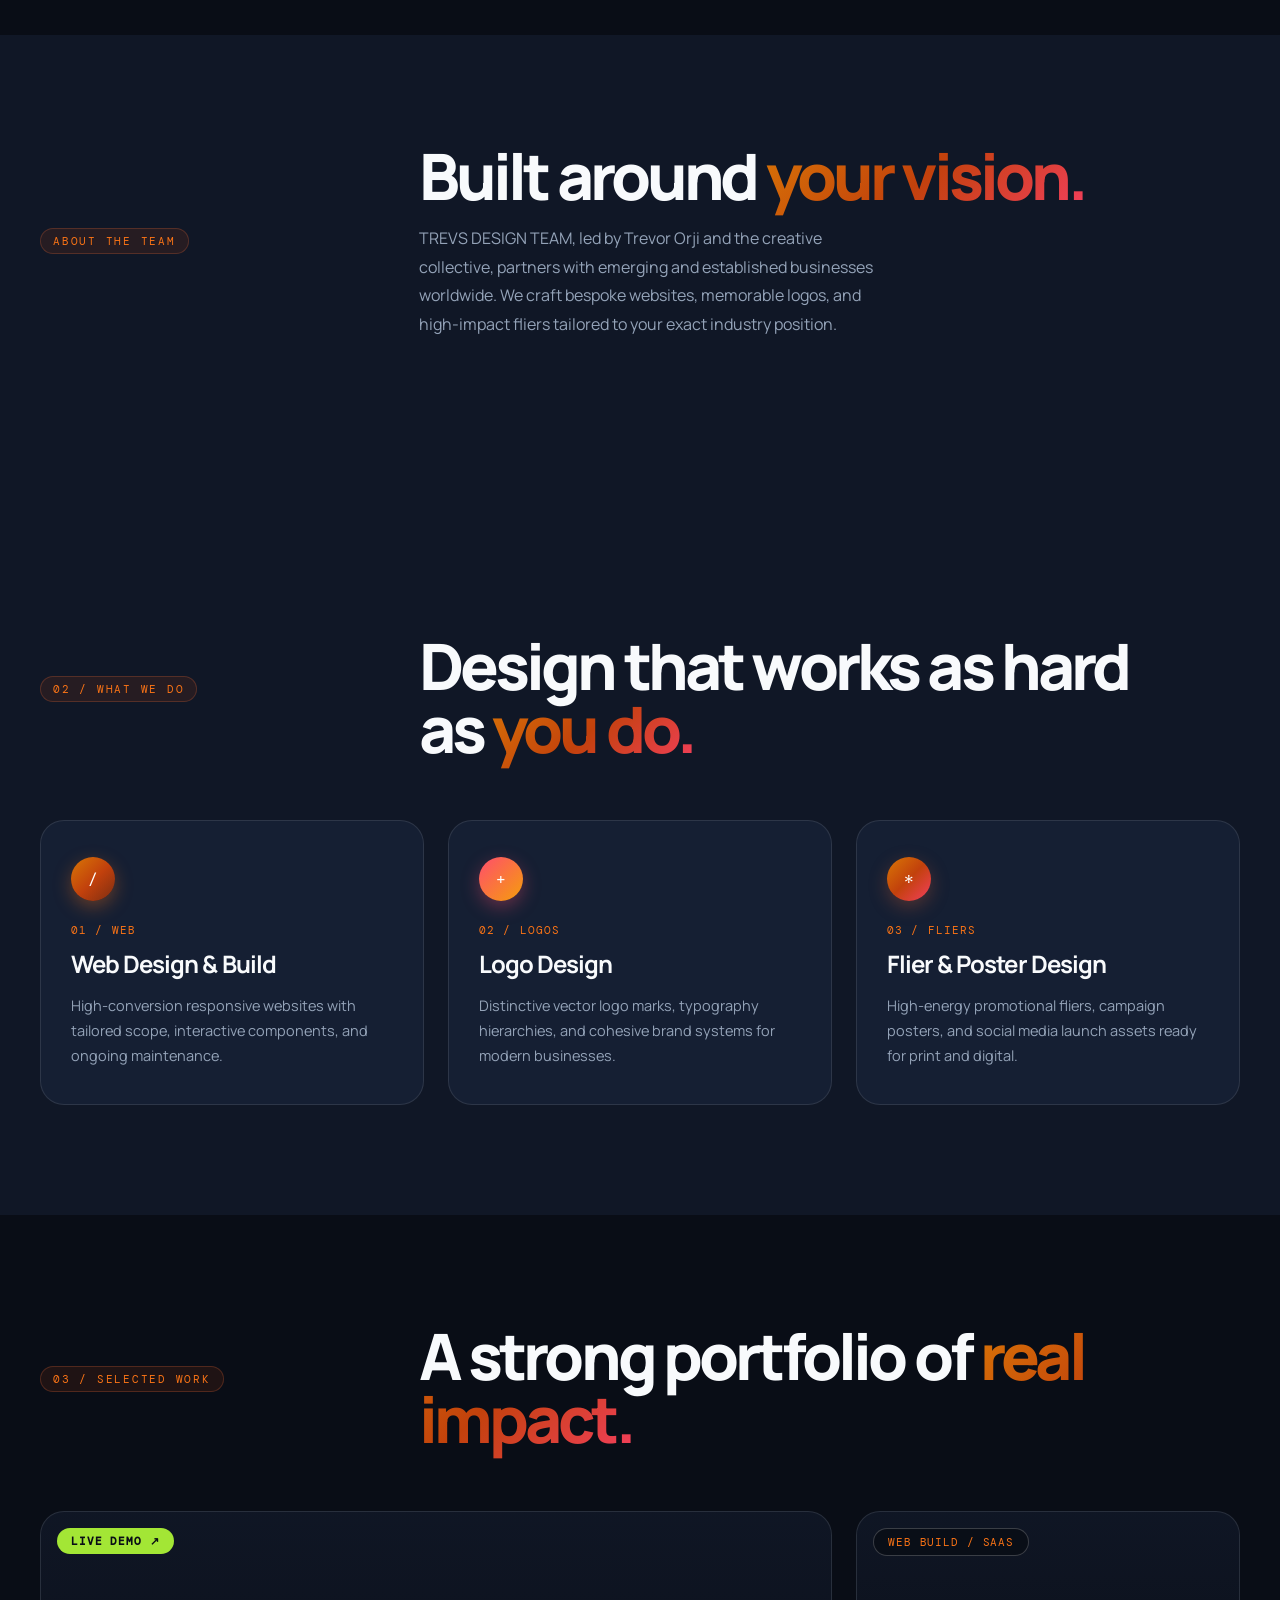
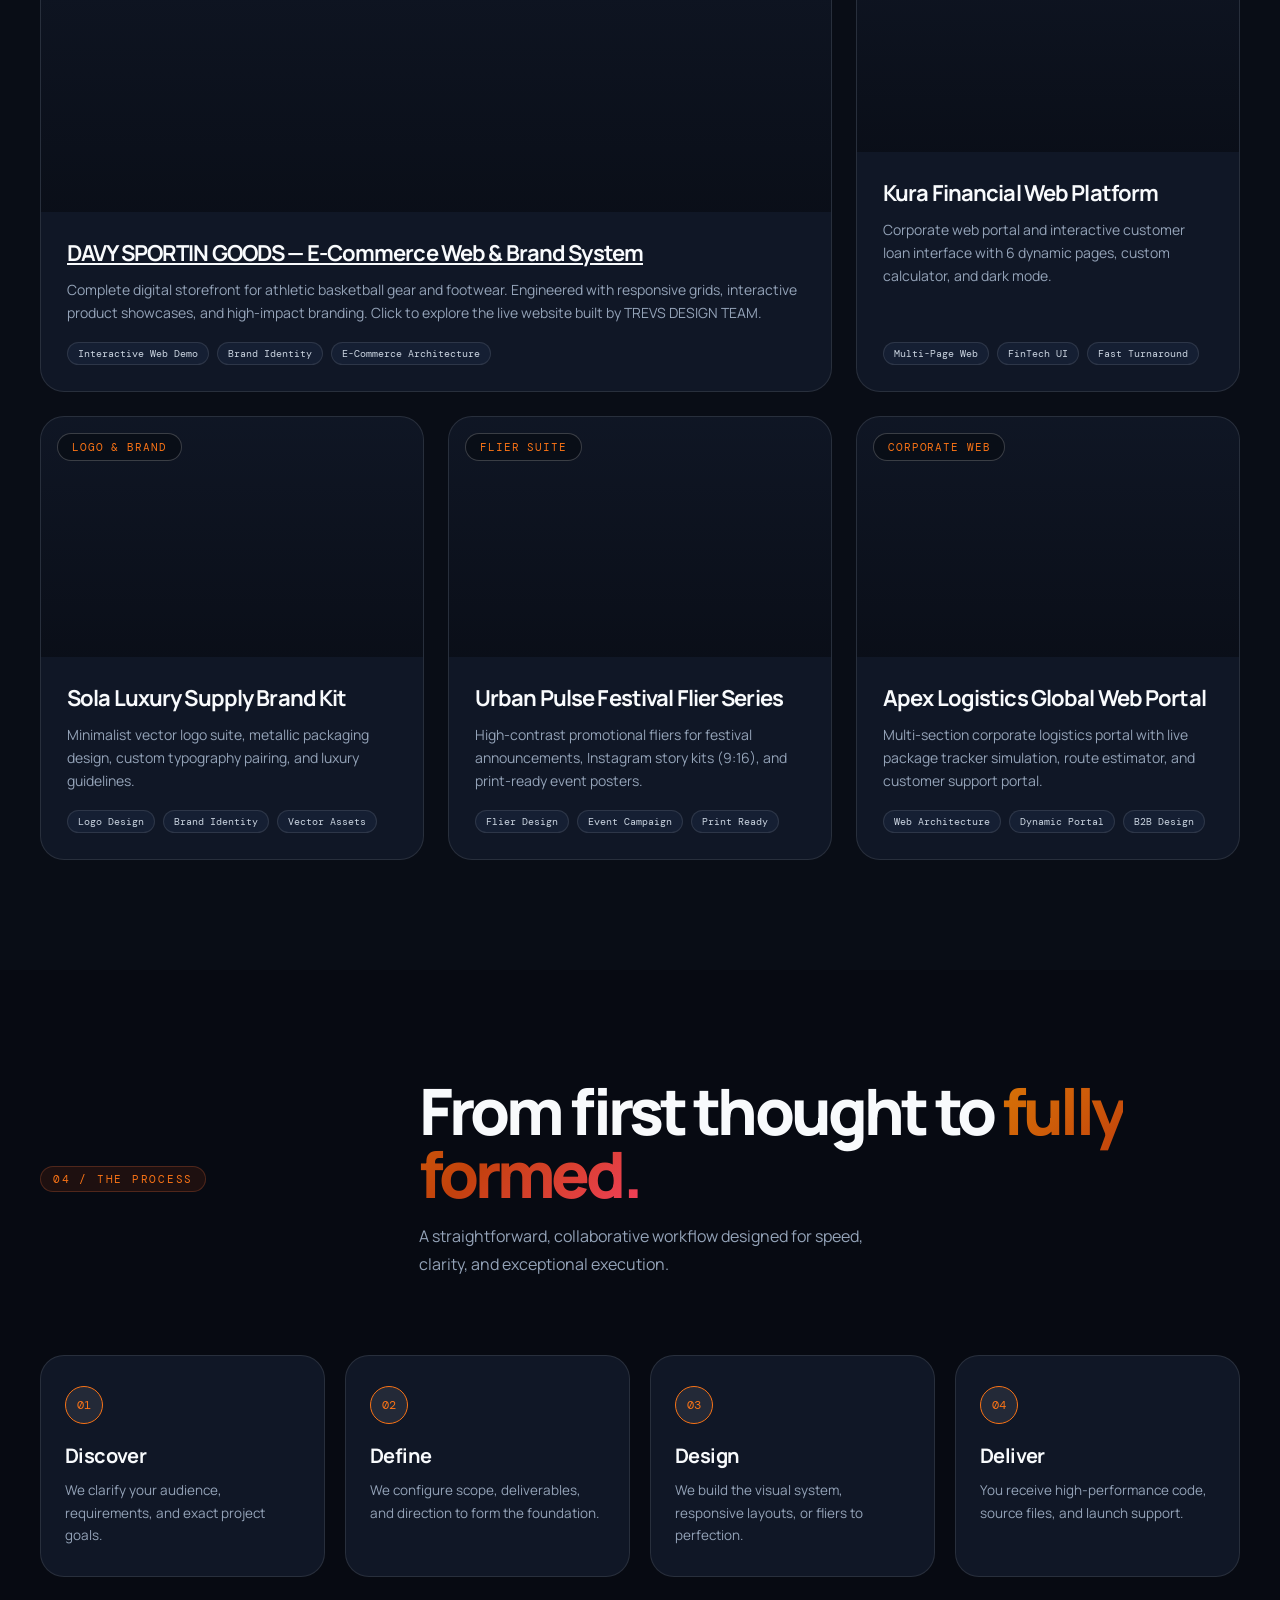
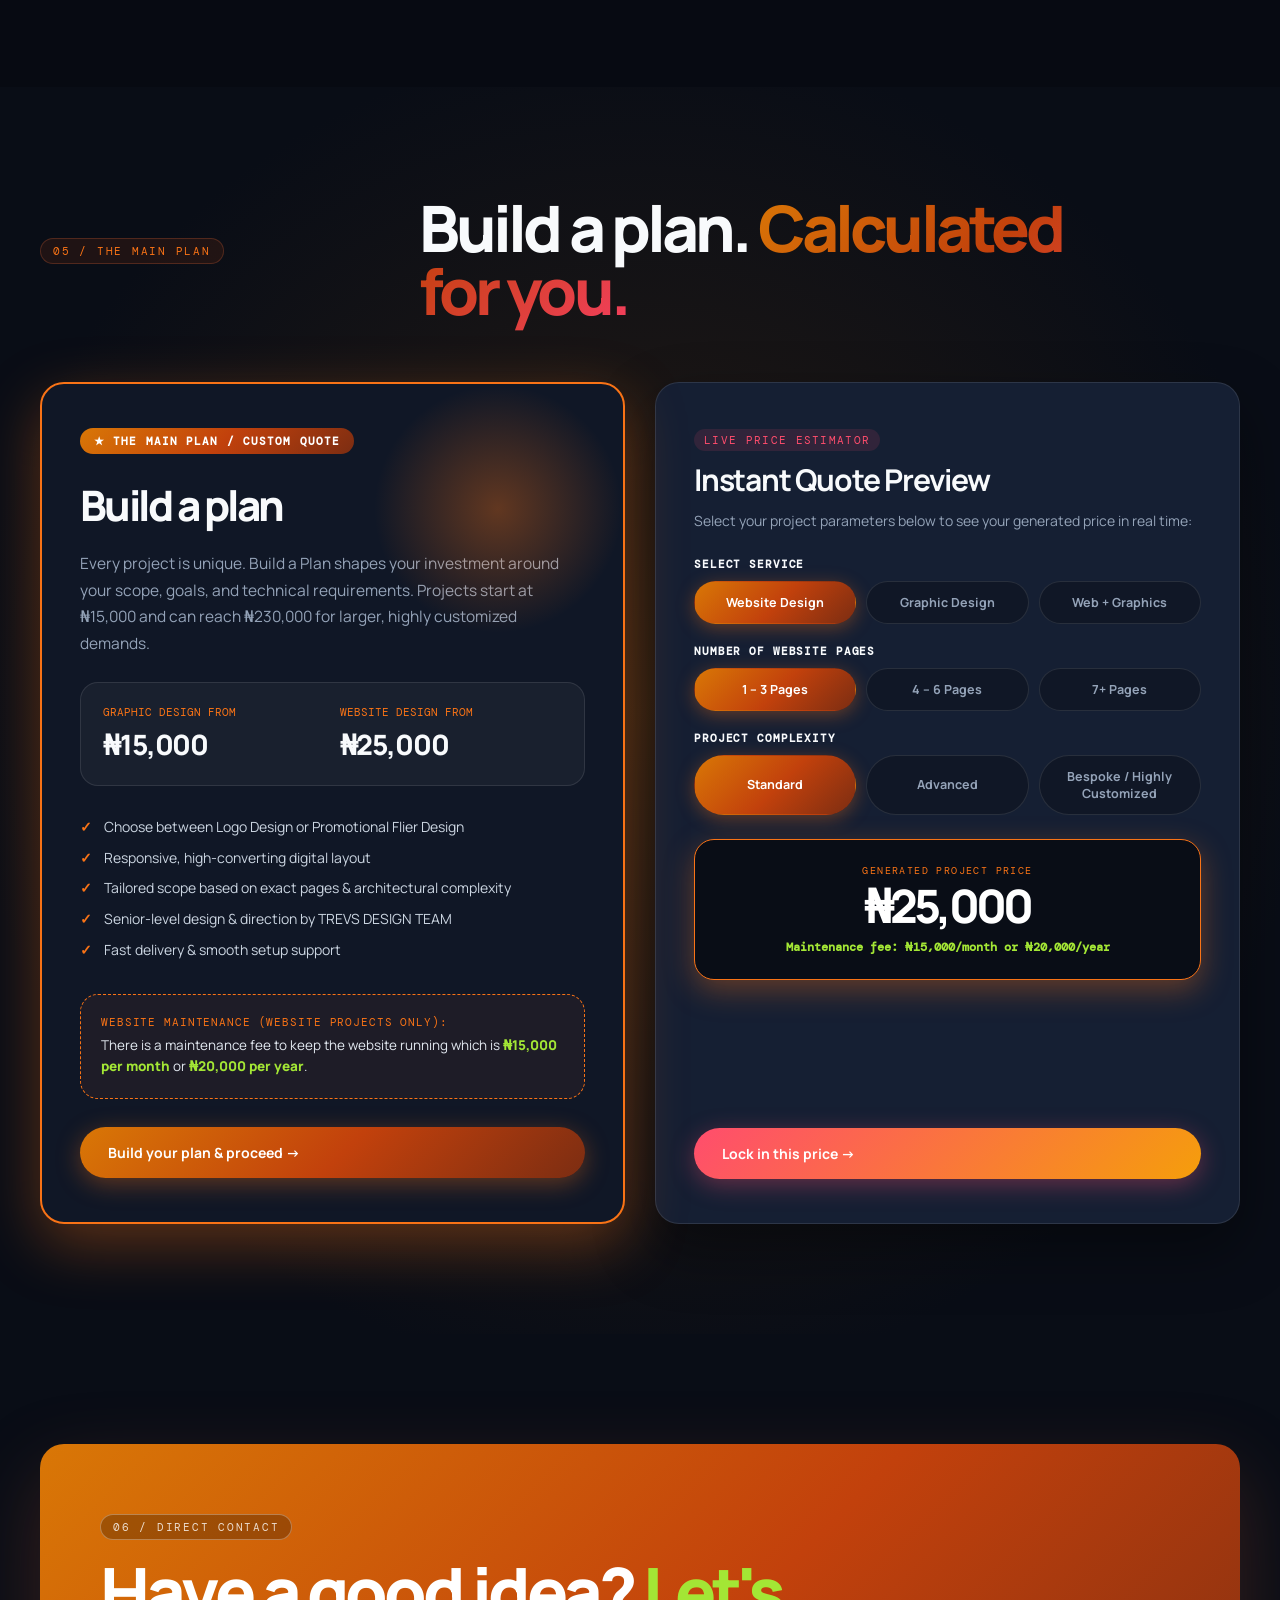
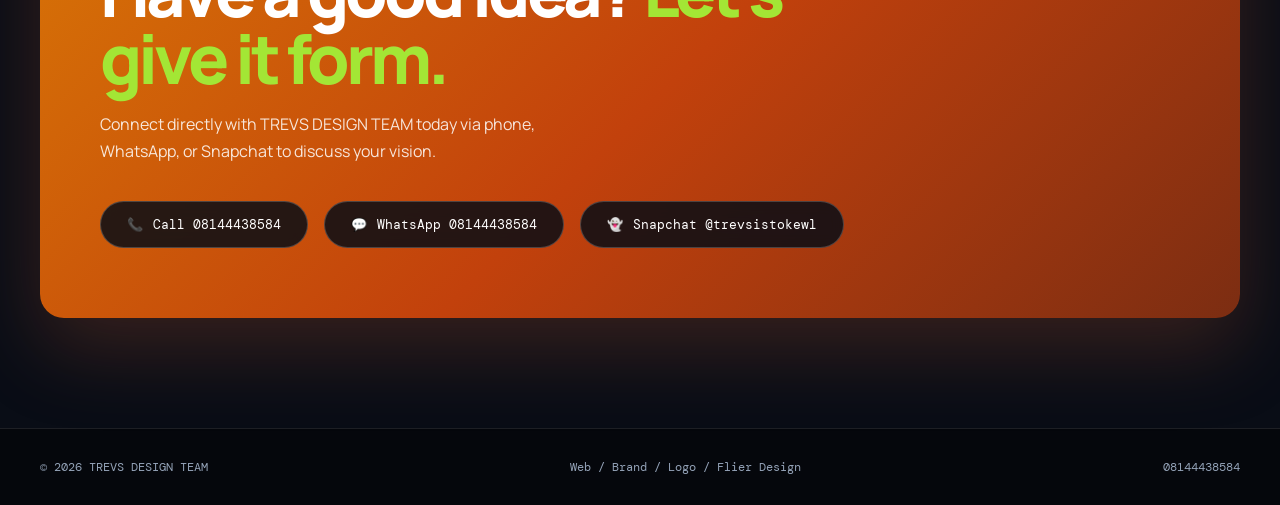
<file: TREVS DESIGN.html>
<!DOCTYPE html>
<html lang="en">
<head>
  <meta charset="UTF-8">
  <meta name="viewport" content="width=device-width, initial-scale=1.0">
  <meta name="description" content="TREVS DESIGN creates distinctive websites, logos, fliers and brands for ambitious businesses at accessible prices.">
  <title>TREVS DESIGN | Web, Brand &amp; Graphic Design</title>
  <link rel="preconnect" href="https://fonts.googleapis.com">
  <link rel="preconnect" href="https://fonts.gstatic.com" crossorigin>
  <link href="https://fonts.googleapis.com/css2?family=DM+Mono:wght@400;500&family=Manrope:wght@400;500;600;700;800;900&display=swap" rel="stylesheet">
  <style>
    :root {
      --bg: #090d16;
      --surface: #101726;
      --surface-card: #151f33;
      --surface-border: rgba(255, 255, 255, 0.1);
      --surface-hover: #1c2942;
      --text: #f8fafc;
      --text-muted: #94a3b8;
      --cyan: #f97316;
      --cyan-glow: rgba(249, 115, 22, 0.35);
      --purple: #c45a32;
      --purple-glow: rgba(196, 90, 50, 0.35);
      --coral: #ff4d6d;
      --coral-glow: rgba(255, 77, 109, 0.35);
      --lime: #10b981;
      --lime-neon: #a3e635;
      --amber: #f59e0b;
      --grad-primary: linear-gradient(135deg, #d97706 0%, #c2410c 52%, #7c2d12 100%);
      --grad-warm: linear-gradient(135deg, #ff4d6d 0%, #f59e0b 100%);
      --grad-aurora: linear-gradient(135deg, #d97706 0%, #c2410c 50%, #f43f5e 100%);
      --mono: "DM Mono", monospace;
      --sans: "Manrope", sans-serif;
      --radius-pill: 9999px;
      --radius-card: 24px;
    }

    * { box-sizing: border-box; }
    html { scroll-behavior: smooth; }
    body {
      margin: 0;
      color: var(--text);
      background: var(--bg);
      font-family: var(--sans);
      background-image: 
        radial-gradient(circle at 15% 10%, rgba(217, 119, 6, 0.12) 0%, transparent 45%),
        radial-gradient(circle at 85% 30%, rgba(196, 90, 50, 0.1) 0%, transparent 45%),
        radial-gradient(circle at 50% 80%, rgba(255, 77, 109, 0.08) 0%, transparent 50%);
      background-attachment: fixed;
    }
    a { color: inherit; text-decoration: none; }
    .shell { width: min(1200px, calc(100% - 48px)); margin: 0 auto; }

    /* Header */
    header {
      display: flex;
      align-items: center;
      justify-content: space-between;
      min-height: 90px;
      border-bottom: 1px solid var(--surface-border);
      position: sticky;
      top: 0;
      background: rgba(9, 13, 22, 0.85);
      backdrop-filter: blur(16px);
      z-index: 100;
    }
    .logo {
      font-size: 20px;
      font-weight: 900;
      letter-spacing: -.04em;
      display: inline-flex;
      align-items: center;
      gap: 6px;
    }
    .logo span {
      background: var(--grad-primary);
      -webkit-background-clip: text;
      -webkit-text-fill-color: transparent;
    }
    .logo .badge-team {
      font-size: 10px;
      font-family: var(--mono);
      background: rgba(255, 255, 255, 0.1);
      color: var(--cyan);
      padding: 3px 8px;
      border-radius: var(--radius-pill);
      border: 1px solid rgba(196, 90, 50, 0.3);
      letter-spacing: .08em;
    }
    nav {
      display: flex;
      align-items: center;
      gap: 28px;
      font: 12px var(--mono);
      text-transform: uppercase;
      letter-spacing: .08em;
    }
    nav a {
      color: var(--text-muted);
      transition: color .2s ease;
      position: relative;
    }
    nav a:hover, nav a.is-active {
      color: var(--text);
    }
    nav a.is-active:after {
      content: "";
      position: absolute;
      bottom: -6px;
      left: 0;
      right: 0;
      height: 2px;
      background: var(--grad-primary);
      border-radius: var(--radius-pill);
    }
    .nav-cta {
      padding: 12px 22px;
      color: white;
      background: var(--grad-primary);
      border-radius: var(--radius-pill);
      font-weight: 700;
      letter-spacing: .04em;
      box-shadow: 0 4px 20px var(--cyan-glow);
      transition: transform .3s ease, box-shadow .3s ease;
    }
    .nav-cta:hover {
      transform: translateY(-2px);
      box-shadow: 0 8px 30px var(--cyan-glow);
      color: white;
    }

    /* Common typography & components */
    .eyebrow {
      margin: 0 0 18px;
      color: var(--cyan);
      font: 11px var(--mono);
      letter-spacing: .16em;
      text-transform: uppercase;
      display: inline-flex;
      align-items: center;
      gap: 8px;
    }
    .eyebrow-pill {
      background: rgba(194, 65, 12, 0.12);
      border: 1px solid rgba(196, 90, 50, 0.3);
      padding: 5px 12px;
      border-radius: var(--radius-pill);
    }

    /* Buttons with curved pill edges */
    .button {
      display: inline-flex;
      align-items: center;
      gap: 14px;
      padding: 16px 28px;
      background: var(--grad-primary);
      color: white;
      font-weight: 700;
      font-size: 14px;
      border-radius: var(--radius-pill);
      border: 0;
      cursor: pointer;
      box-shadow: 0 6px 24px var(--cyan-glow);
      transition: transform .3s cubic-bezier(.16,1,.3,1), box-shadow .3s cubic-bezier(.16,1,.3,1);
    }
    .button:hover {
      transform: translateY(-3px);
      box-shadow: 0 10px 35px var(--cyan-glow);
    }
    .button.btn-warm {
      background: var(--grad-warm);
      box-shadow: 0 6px 24px var(--coral-glow);
    }
    .button.btn-warm:hover {
      box-shadow: 0 10px 35px var(--coral-glow);
    }
    .button.btn-outline {
      background: transparent;
      border: 1px solid var(--surface-border);
      color: var(--text);
      box-shadow: none;
    }
    .button.btn-outline:hover {
      border-color: var(--cyan);
      color: var(--cyan);
      background: rgba(196, 90, 50, 0.05);
    }

    /* Hero Section */
    .hero {
      min-height: 680px;
      padding: 110px 0 80px;
      position: relative;
      overflow: hidden;
    }
    .hero:after {
      content: "";
      position: absolute;
      right: -100px;
      top: 60px;
      width: 500px;
      height: 500px;
      border-radius: 50%;
      background: radial-gradient(circle, rgba(124, 45, 18, 0.22) 0%, rgba(196, 90, 50, 0.1) 50%, transparent 70%);
      pointer-events: none;
      filter: blur(40px);
    }
    .hero-grid {
      display: grid;
      grid-template-columns: 1.15fr .85fr;
      align-items: center;
      gap: 70px;
      position: relative;
      z-index: 1;
    }
    h1 {
      margin: 0;
      font-size: clamp(52px, 7.5vw, 98px);
      line-height: .94;
      letter-spacing: -.07em;
      font-weight: 900;
    }
    h1 em {
      font-style: normal;
      background: var(--grad-aurora);
      -webkit-background-clip: text;
      -webkit-text-fill-color: transparent;
    }
    .hero-copy {
      max-width: 480px;
      margin: 30px 0 35px;
      color: var(--text-muted);
      font-size: 18px;
      line-height: 1.7;
    }
    .hero-art {
      min-height: 420px;
      position: relative;
      border-radius: var(--radius-card);
      overflow: hidden;
      background: url("https://images.unsplash.com/photo-1558655146-d09347e92766?auto=format&fit=crop&w=1200&q=85") center/cover;
      border: 1px solid var(--surface-border);
      box-shadow: 0 30px 70px rgba(0,0,0,0.5);
    }
    .hero-art:before {
      content: "TREVS DESIGN TEAM / 2026";
      position: absolute;
      top: 18px;
      left: 20px;
      color: white;
      font: 11px var(--mono);
      letter-spacing: .12em;
      background: rgba(9, 13, 22, 0.7);
      padding: 6px 14px;
      border-radius: var(--radius-pill);
      backdrop-filter: blur(8px);
    }
    .art-tag {
      position: absolute;
      right: -20px;
      bottom: 25px;
      padding: 18px 24px;
      border-radius: var(--radius-pill);
      color: var(--bg);
      background: var(--lime-neon);
      font: 12px var(--mono);
      font-weight: 800;
      text-align: center;
      transform: rotate(6deg);
      box-shadow: 0 10px 30px rgba(163, 230, 53, 0.4);
    }

    /* Stats */
    .stats {
      display: grid;
      grid-template-columns: repeat(3, 1fr);
      gap: 20px;
      padding: 35px 0;
      border-top: 1px solid var(--surface-border);
      border-bottom: 1px solid var(--surface-border);
      margin-top: 50px;
    }
    .stat {
      background: var(--surface);
      padding: 24px 28px;
      border-radius: var(--radius-card);
      border: 1px solid var(--surface-border);
      transition: transform .3s ease, border-color .3s ease;
    }
    .stat:hover {
      transform: translateY(-4px);
      border-color: var(--cyan);
    }
    .stat strong {
      display: block;
      margin-bottom: 6px;
      font-size: 32px;
      letter-spacing: -.05em;
      background: var(--grad-primary);
      -webkit-background-clip: text;
      -webkit-text-fill-color: transparent;
    }
    .stat span {
      color: var(--text-muted);
      font: 12px var(--mono);
      text-transform: uppercase;
      letter-spacing: .08em;
    }

    /* Sections */
    section { padding: 110px 0; }
    .section-heading {
      display: grid;
      grid-template-columns: .4fr 1fr;
      gap: 50px;
      margin-bottom: 60px;
    }
    h2 {
      max-width: 720px;
      margin: 0;
      font-size: clamp(38px, 5vw, 64px);
      line-height: .98;
      letter-spacing: -.06em;
      font-weight: 800;
    }
    h2 em {
      font-style: normal;
      background: var(--grad-aurora);
      -webkit-background-clip: text;
      -webkit-text-fill-color: transparent;
    }
    .intro {
      max-width: 480px;
      color: var(--text-muted);
      line-height: 1.8;
      font-size: 16px;
    }

    /* Services */
    .services { background: var(--surface); }
    .service-grid {
      display: grid;
      grid-template-columns: repeat(3, 1fr);
      gap: 24px;
    }
    .service {
      display: block;
      padding: 36px 30px;
      background: var(--surface-card);
      border-radius: var(--radius-card);
      border: 1px solid var(--surface-border);
      transition: transform .4s cubic-bezier(.16,1,.3,1), border-color .4s ease, box-shadow .4s ease;
    }
    .service:hover {
      transform: translateY(-6px);
      border-color: var(--cyan);
      box-shadow: 0 20px 40px rgba(196, 90, 50, 0.15);
    }
    .service-icon {
      display: grid;
      width: 44px;
      height: 44px;
      place-items: center;
      margin-bottom: 22px;
      color: white;
      background: var(--grad-primary);
      border-radius: var(--radius-pill);
      font: 16px var(--mono);
      box-shadow: 0 6px 18px var(--cyan-glow);
    }
    .service:nth-child(2) .service-icon {
      background: var(--grad-warm);
      box-shadow: 0 6px 18px var(--coral-glow);
    }
    .service:nth-child(3) .service-icon {
      background: var(--grad-aurora);
      box-shadow: 0 6px 18px var(--purple-glow);
    }
    .service-number {
      color: var(--cyan);
      font: 11px var(--mono);
      letter-spacing: .1em;
      display: block;
      margin-bottom: 10px;
    }
    .service h3 {
      margin: 0 0 14px;
      font-size: 24px;
      letter-spacing: -.04em;
    }
    .service p {
      margin: 0;
      color: var(--text-muted);
      font-size: 14.5px;
      line-height: 1.7;
    }

    /* Strong Valid Portfolio */
    .portfolio-grid {
      display: grid;
      grid-template-columns: repeat(3, 1fr);
      gap: 24px;
    }
    .portfolio-card {
      display: flex;
      flex-direction: column;
      background: var(--surface);
      border-radius: var(--radius-card);
      border: 1px solid var(--surface-border);
      overflow: hidden;
      transition: transform .4s cubic-bezier(.16,1,.3,1), border-color .4s ease, box-shadow .4s ease;
    }
    .portfolio-card:hover {
      transform: translateY(-6px);
      border-color: var(--purple);
      box-shadow: 0 25px 50px rgba(124, 45, 18, 0.2);
    }
    .portfolio-card.featured-case {
      grid-column: span 2;
    }
    .portfolio-img {
      height: 240px;
      background-size: cover;
      background-position: center;
      position: relative;
    }
    .portfolio-card.featured-case .portfolio-img {
      height: 300px;
    }
    .portfolio-badge {
      position: absolute;
      top: 16px;
      left: 16px;
      padding: 6px 14px;
      background: rgba(9, 13, 22, 0.85);
      border: 1px solid rgba(255, 255, 255, 0.2);
      backdrop-filter: blur(8px);
      color: var(--cyan);
      font: 11px var(--mono);
      border-radius: var(--radius-pill);
      letter-spacing: .08em;
    }
    .portfolio-badge.live-tag {
      background: var(--lime-neon);
      color: var(--bg);
      font-weight: 800;
      border: 0;
    }
    .portfolio-body {
      padding: 26px;
      display: flex;
      flex-direction: column;
      flex: 1;
      justify-content: space-between;
    }
    .portfolio-title {
      margin: 0 0 10px;
      font-size: 22px;
      letter-spacing: -.04em;
      color: var(--text);
    }
    .portfolio-desc {
      color: var(--text-muted);
      font-size: 14px;
      line-height: 1.65;
      margin: 0 0 18px;
    }
    .portfolio-tags {
      display: flex;
      flex-wrap: wrap;
      gap: 8px;
      margin-top: auto;
    }
    .tag-chip {
      font: 10px var(--mono);
      padding: 4px 10px;
      background: var(--surface-card);
      border: 1px solid var(--surface-border);
      border-radius: var(--radius-pill);
      color: #cbd5e1;
    }

    /* Process Section */
    .process { background: #070a12; }
    .steps {
      display: grid;
      grid-template-columns: repeat(4, 1fr);
      gap: 20px;
    }
    .step {
      background: var(--surface);
      padding: 30px 24px;
      border-radius: var(--radius-card);
      border: 1px solid var(--surface-border);
      position: relative;
    }
    .step b {
      display: inline-grid;
      place-items: center;
      width: 38px;
      height: 38px;
      background: rgba(255, 255, 255, 0.08);
      border: 1px solid var(--cyan);
      color: var(--cyan);
      border-radius: var(--radius-pill);
      font: 12px var(--mono);
      margin-bottom: 18px;
    }
    .step h3 {
      margin: 0 0 10px;
      font-size: 20px;
      letter-spacing: -.03em;
    }
    .step p {
      margin: 0;
      color: var(--text-muted);
      font-size: 13.5px;
      line-height: 1.65;
    }

    /* Pricing Section (Build a Plan Main Plan) */
    .pricing {
      background: radial-gradient(circle at 50% 50%, rgba(217, 119, 6, 0.15) 0%, rgba(9, 13, 22, 1) 75%);
    }
    .pricing-layout {
      display: grid;
      grid-template-columns: 1fr 1fr;
      gap: 30px;
      align-items: stretch;
    }
    .price-card {
      padding: 44px 38px;
      background: var(--surface);
      border-radius: var(--radius-card);
      border: 1px solid var(--surface-border);
      display: flex;
      flex-direction: column;
      justify-content: space-between;
      position: relative;
      overflow: hidden;
      box-shadow: 0 25px 60px rgba(0,0,0,0.4);
    }
    .price-card.featured-main {
      border: 2px solid var(--cyan);
      box-shadow: 0 20px 60px var(--cyan-glow);
    }
    .price-card.featured-main:before {
      content: "";
      position: absolute;
      top: 0;
      right: 0;
      width: 250px;
      height: 250px;
      background: radial-gradient(circle, var(--cyan-glow) 0%, transparent 70%);
      pointer-events: none;
    }
    .plan-badge {
      display: inline-block;
      padding: 6px 14px;
      background: var(--grad-primary);
      color: white;
      font: 11px var(--mono);
      font-weight: 800;
      letter-spacing: .1em;
      text-transform: uppercase;
      border-radius: var(--radius-pill);
      margin-bottom: 22px;
      width: fit-content;
    }
    .price-card h3 {
      margin: 0 0 16px;
      font-size: 42px;
      letter-spacing: -.06em;
      font-weight: 900;
    }
    .price-lead {
      color: var(--text-muted);
      font-size: 15.5px;
      line-height: 1.7;
      margin: 0 0 26px;
    }
    .base-rates {
      display: grid;
      grid-template-columns: 1fr 1fr;
      gap: 14px;
      margin-bottom: 26px;
      padding: 22px;
      background: rgba(255, 255, 255, 0.04);
      border: 1px solid var(--surface-border);
      border-radius: 18px;
    }
    .base-rate-item span {
      display: block;
      font: 11px var(--mono);
      text-transform: uppercase;
      color: var(--cyan);
      margin-bottom: 6px;
    }
    .base-rate-item strong {
      font-size: 28px;
      font-weight: 900;
      color: var(--text);
      letter-spacing: -.04em;
    }
    .plan-features {
      list-style: none;
      padding: 0;
      margin: 0 0 28px;
      font-size: 14px;
      line-height: 2.2;
      color: #cbd5e1;
    }
    .plan-features li:before {
      content: "✓";
      margin-right: 12px;
      color: var(--cyan);
      font-weight: 800;
    }

    /* Maintenance Notice */
    .maintenance-banner-box {
      background: rgba(196, 90, 50, 0.08);
      border: 1px dashed var(--cyan);
      border-radius: 18px;
      padding: 20px;
      margin-bottom: 28px;
    }
    .maintenance-banner-box strong {
      display: block;
      font: 11px var(--mono);
      text-transform: uppercase;
      letter-spacing: .08em;
      color: var(--cyan);
      margin-bottom: 6px;
    }
    .maintenance-banner-box p {
      margin: 0;
      font-size: 13.5px;
      line-height: 1.6;
      color: #e2e8f0;
    }
    .maintenance-banner-box em {
      color: var(--lime-neon);
      font-style: normal;
      font-weight: 800;
    }

    /* Interactive Live Estimator Card */
    .calculator-card {
      padding: 44px 38px;
      background: var(--surface-card);
      border-radius: var(--radius-card);
      border: 1px solid var(--surface-border);
      display: flex;
      flex-direction: column;
      justify-content: space-between;
      box-shadow: 0 25px 60px rgba(0,0,0,0.4);
    }
    .calc-tag {
      font: 11px var(--mono);
      color: var(--coral);
      letter-spacing: .12em;
      text-transform: uppercase;
      margin-bottom: 8px;
      display: inline-block;
      padding: 4px 10px;
      background: rgba(255, 77, 109, 0.12);
      border-radius: var(--radius-pill);
    }
    .calculator-card h3 {
      margin: 0 0 10px;
      font-size: 30px;
      letter-spacing: -.04em;
    }
    .calc-sub {
      color: var(--text-muted);
      font-size: 14px;
      margin: 0 0 24px;
      line-height: 1.6;
    }
    .calc-group { margin-bottom: 20px; }
    .calc-group label {
      display: block;
      font: 11px var(--mono);
      text-transform: uppercase;
      font-weight: 700;
      letter-spacing: .08em;
      margin-bottom: 10px;
      color: var(--text);
    }
    .calc-options {
      display: grid;
      grid-template-columns: repeat(auto-fit, minmax(130px, 1fr));
      gap: 10px;
    }
    .calc-btn {
      display: block;
      text-align: center;
      padding: 12px 14px;
      font-size: 12.5px;
      font-weight: 700;
      border: 1px solid var(--surface-border);
      background: var(--surface);
      color: var(--text-muted);
      border-radius: var(--radius-pill);
      cursor: pointer;
      transition: all .25s ease;
      font-family: var(--sans);
    }
    .calc-btn:hover {
      border-color: var(--cyan);
      color: var(--text);
    }
    .calc-btn.is-active {
      background: var(--grad-primary);
      color: white;
      border-color: transparent;
      box-shadow: 0 4px 18px var(--cyan-glow);
    }

    .calc-result-box {
      background: var(--bg);
      border: 1px solid var(--cyan);
      border-radius: 20px;
      padding: 24px;
      margin: 24px 0;
      text-align: center;
      box-shadow: 0 10px 30px var(--cyan-glow);
    }
    .calc-result-box .amt-label {
      font: 10px var(--mono);
      text-transform: uppercase;
      letter-spacing: .14em;
      color: var(--cyan);
      display: block;
      margin-bottom: 6px;
    }
    .calc-result-box .amt-num {
      font-size: 46px;
      font-weight: 900;
      letter-spacing: -.08em;
      color: white;
      margin: 0;
      line-height: 1;
    }
    .calc-result-box .amt-maint {
      font: 12px var(--mono);
      color: var(--lime-neon);
      margin-top: 10px;
      font-weight: 700;
    }

    /* Contact Section without the redundant "Send an enquiry" button */
    .contact-box {
      background: var(--grad-primary);
      border-radius: var(--radius-card);
      padding: 70px 60px;
      color: white;
      box-shadow: 0 30px 80px rgba(196, 90, 50, 0.25);
    }
    .contact-box h2 {
      font-size: clamp(40px, 5.5vw, 68px);
      color: white;
    }
    .contact-box h2 em {
      -webkit-text-fill-color: var(--lime-neon);
    }
    .contact-links {
      display: flex;
      flex-wrap: wrap;
      gap: 16px;
      margin-top: 35px;
    }
    .contact-pill {
      display: inline-flex;
      align-items: center;
      gap: 10px;
      padding: 14px 26px;
      background: rgba(9, 13, 22, 0.85);
      border: 1px solid rgba(255, 255, 255, 0.2);
      backdrop-filter: blur(8px);
      border-radius: var(--radius-pill);
      font: 13px var(--mono);
      color: white;
      transition: transform .25s ease, background .25s ease;
    }
    .contact-pill:hover {
      transform: translateY(-3px);
      background: var(--bg);
      border-color: var(--lime-neon);
      color: var(--lime-neon);
    }

    /* Footer */
    footer {
      padding: 30px 0;
      color: var(--text-muted);
      background: #05070c;
      font: 12px var(--mono);
      border-top: 1px solid var(--surface-border);
    }
    .footer-row {
      display: flex;
      justify-content: space-between;
      align-items: center;
      gap: 20px;
    }

    @media (max-width: 900px) {
      .hero-grid, .section-heading, .pricing-layout { grid-template-columns: 1fr; gap: 40px; }
      .service-grid, .portfolio-grid, .steps, .stats { grid-template-columns: 1fr; }
      .portfolio-card.featured-case { grid-column: span 1; }
      .contact-box { padding: 40px 28px; }
      .footer-row { flex-direction: column; text-align: center; }
    }
    .reveal { opacity: 0; transform: translateY(24px); transition: opacity .8s cubic-bezier(.16,1,.3,1), transform .8s cubic-bezier(.16,1,.3,1); }
    .reveal.is-visible { opacity: 1; transform: translateY(0); }
  </style>
</head>
<body>
  <header class="shell">
    <a class="logo" href="#top">
      TREVS<span>DESIGN</span>
      <span class="badge-team">TEAM</span>
    </a>
    <nav aria-label="Main navigation">
      <a href="#studio">Studio</a>
      <a href="#about">About</a>
      <a href="#services">Services</a>
      <a href="#work">Portfolio</a>
      <a href="#pricing">Pricing</a>
      <a class="nav-cta" href="enquiry.html">Start a project</a>
    </nav>
  </header>

  <main id="top">
    <!-- Hero -->
    <section class="hero">
      <div class="shell hero-grid">
        <div>
          <div class="eyebrow">
            <span class="eyebrow-pill">Creative Agency / 2026</span>
          </div>
          <h1>Turn your designs into <em>your reality.</em></h1>
          <p class="hero-copy">We build high-converting websites, distinctive logos, and striking marketing fliers shaped specifically for ambitious businesses.</p>
          <div style="display: flex; gap: 14px; flex-wrap: wrap;">
            <a class="button" href="enquiry.html">Start a project -&gt;</a>
            <a class="button btn-outline" href="#work">View portfolio</a>
          </div>
        </div>
        <div class="hero-art" role="img" aria-label="Creative design team workspace">
          <div class="art-tag">MAKE IT<br>MEMORABLE ↘</div>
        </div>
      </div>
      <div class="shell stats">
        <div class="stat"><strong>01</strong><span>Clear strategy</span></div>
        <div class="stat"><strong>02</strong><span>Dynamic visuals</span></div>
        <div class="stat"><strong>03</strong><span>Guaranteed pricing</span></div>
      </div>
    </section>

    <!-- Studio -->
    <section id="studio">
      <div class="shell section-heading">
        <p class="eyebrow"><span class="eyebrow-pill">01 / The studio</span></p>
        <div>
          <h2>Exceptional design makes your brand <em>undeniable.</em></h2>
          <p class="intro">TREVS DESIGN TEAM is an agile creative partner for founders, startups, and growing enterprises. You receive senior agency-grade precision with immediate, hands-on care.</p>
        </div>
      </div>
    </section>

    <!-- About -->
    <section id="about" style="background: var(--surface);">
      <div class="shell section-heading">
        <p class="eyebrow"><span class="eyebrow-pill">About the team</span></p>
        <div>
          <h2>Built around <em>your vision.</em></h2>
          <p class="intro">TREVS DESIGN TEAM, led by Trevor Orji and the creative collective, partners with emerging and established businesses worldwide. We craft bespoke websites, memorable logos, and high-impact fliers tailored to your exact industry position.</p>
        </div>
      </div>
    </section>

    <!-- Services -->
    <section class="services" id="services">
      <div class="shell">
        <div class="section-heading">
          <p class="eyebrow"><span class="eyebrow-pill">02 / What we do</span></p>
          <div><h2>Design that works as hard as <em>you do.</em></h2></div>
        </div>
        <div class="service-grid">
          <a class="service" href="enquiry.html?service=website">
            <span class="service-icon" aria-hidden="true">/</span>
            <span class="service-number">01 / WEB</span>
            <h3>Web Design &amp; Build</h3>
            <p>High-conversion responsive websites with tailored scope, interactive components, and ongoing maintenance.</p>
          </a>
          <a class="service" href="enquiry.html?service=graphics&amp;graphics_type=logo">
            <span class="service-icon" aria-hidden="true">+</span>
            <span class="service-number">02 / LOGOS</span>
            <h3>Logo Design</h3>
            <p>Distinctive vector logo marks, typography hierarchies, and cohesive brand systems for modern businesses.</p>
          </a>
          <a class="service" href="enquiry.html?service=graphics&amp;graphics_type=flier">
            <span class="service-icon" aria-hidden="true">*</span>
            <span class="service-number">03 / FLIERS</span>
            <h3>Flier &amp; Poster Design</h3>
            <p>High-energy promotional fliers, campaign posters, and social media launch assets ready for print and digital.</p>
          </a>
        </div>
      </div>
    </section>

    <!-- Strong Valid Portfolio -->
    <section id="work">
      <div class="shell">
        <div class="section-heading">
          <p class="eyebrow"><span class="eyebrow-pill">03 / Selected work</span></p>
          <div><h2>A strong portfolio of <em>real impact.</em></h2></div>
        </div>

        <div class="portfolio-grid">
          <!-- Case 1: Davy Sporting Goods (Links to live davy.html demo) -->
          <article class="portfolio-card featured-case">
            <div class="portfolio-img" style="background-image: linear-gradient(180deg, rgba(9,13,22,.1), rgba(9,13,22,.85)), url('https://images.unsplash.com/photo-1542291026-7eec264c27ff?auto=format&fit=crop&w=1200&q=85');">
              <span class="portfolio-badge live-tag">LIVE DEMO ↗</span>
            </div>
            <div class="portfolio-body">
              <div>
                <h3 class="portfolio-title"><a href="davy.html" target="_blank" style="text-decoration: underline;">DAVY SPORTIN GOODS — E-Commerce Web &amp; Brand System</a></h3>
                <p class="portfolio-desc">Complete digital storefront for athletic basketball gear and footwear. Engineered with responsive grids, interactive product showcases, and high-impact branding. Click to explore the live website built by TREVS DESIGN TEAM.</p>
              </div>
              <div class="portfolio-tags">
                <span class="tag-chip">Interactive Web Demo</span>
                <span class="tag-chip">Brand Identity</span>
                <span class="tag-chip">E-Commerce Architecture</span>
              </div>
            </div>
          </article>

          <!-- Case 2: Kura Fintech Platform -->
          <article class="portfolio-card">
            <div class="portfolio-img" style="background-image: linear-gradient(180deg, rgba(9,13,22,.1), rgba(9,13,22,.85)), url('https://images.unsplash.com/photo-1559526324-4b87b5e36e44?auto=format&fit=crop&w=800&q=85');">
              <span class="portfolio-badge">WEB BUILD / SAAS</span>
            </div>
            <div class="portfolio-body">
              <div>
                <h3 class="portfolio-title">Kura Financial Web Platform</h3>
                <p class="portfolio-desc">Corporate web portal and interactive customer loan interface with 6 dynamic pages, custom calculator, and dark mode.</p>
              </div>
              <div class="portfolio-tags">
                <span class="tag-chip">Multi-Page Web</span>
                <span class="tag-chip">FinTech UI</span>
                <span class="tag-chip">Fast Turnaround</span>
              </div>
            </div>
          </article>

          <!-- Case 3: Sola Luxury Brand -->
          <article class="portfolio-card">
            <div class="portfolio-img" style="background-image: linear-gradient(180deg, rgba(9,13,22,.1), rgba(9,13,22,.85)), url('https://images.unsplash.com/photo-1558655146-9f40138edfeb?auto=format&fit=crop&w=800&q=85');">
              <span class="portfolio-badge">LOGO &amp; BRAND</span>
            </div>
            <div class="portfolio-body">
              <div>
                <h3 class="portfolio-title">Sola Luxury Supply Brand Kit</h3>
                <p class="portfolio-desc">Minimalist vector logo suite, metallic packaging design, custom typography pairing, and luxury guidelines.</p>
              </div>
              <div class="portfolio-tags">
                <span class="tag-chip">Logo Design</span>
                <span class="tag-chip">Brand Identity</span>
                <span class="tag-chip">Vector Assets</span>
              </div>
            </div>
          </article>

          <!-- Case 4: Urban Pulse Flier Campaign -->
          <article class="portfolio-card">
            <div class="portfolio-img" style="background-image: linear-gradient(180deg, rgba(9,13,22,.1), rgba(9,13,22,.85)), url('https://images.unsplash.com/photo-1492684223066-81342ee5ff30?auto=format&fit=crop&w=800&q=85');">
              <span class="portfolio-badge">FLIER SUITE</span>
            </div>
            <div class="portfolio-body">
              <div>
                <h3 class="portfolio-title">Urban Pulse Festival Flier Series</h3>
                <p class="portfolio-desc">High-contrast promotional fliers for festival announcements, Instagram story kits (9:16), and print-ready event posters.</p>
              </div>
              <div class="portfolio-tags">
                <span class="tag-chip">Flier Design</span>
                <span class="tag-chip">Event Campaign</span>
                <span class="tag-chip">Print Ready</span>
              </div>
            </div>
          </article>

          <!-- Case 5: Apex Logistics Freight Portal -->
          <article class="portfolio-card">
            <div class="portfolio-img" style="background-image: linear-gradient(180deg, rgba(9,13,22,.1), rgba(9,13,22,.85)), url('https://images.unsplash.com/photo-1586528116311-ad8dd3c8310d?auto=format&fit=crop&w=800&q=85');">
              <span class="portfolio-badge">CORPORATE WEB</span>
            </div>
            <div class="portfolio-body">
              <div>
                <h3 class="portfolio-title">Apex Logistics Global Web Portal</h3>
                <p class="portfolio-desc">Multi-section corporate logistics portal with live package tracker simulation, route estimator, and customer support portal.</p>
              </div>
              <div class="portfolio-tags">
                <span class="tag-chip">Web Architecture</span>
                <span class="tag-chip">Dynamic Portal</span>
                <span class="tag-chip">B2B Design</span>
              </div>
            </div>
          </article>
        </div>
      </div>
    </section>

    <!-- Process -->
    <section class="process">
      <div class="shell">
        <div class="section-heading">
          <p class="eyebrow"><span class="eyebrow-pill">04 / The process</span></p>
          <div><h2>From first thought to <em>fully formed.</em></h2><p class="intro">A straightforward, collaborative workflow designed for speed, clarity, and exceptional execution.</p></div>
        </div>
        <div class="steps">
          <article class="step"><b>01</b><h3>Discover</h3><p>We clarify your audience, requirements, and exact project goals.</p></article>
          <article class="step"><b>02</b><h3>Define</h3><p>We configure scope, deliverables, and direction to form the foundation.</p></article>
          <article class="step"><b>03</b><h3>Design</h3><p>We build the visual system, responsive layouts, or fliers to perfection.</p></article>
          <article class="step"><b>04</b><h3>Deliver</h3><p>You receive high-performance code, source files, and launch support.</p></article>
        </div>
      </div>
    </section>

    <!-- Pricing (Build a Plan Main Plan) -->
    <section class="pricing" id="pricing">
      <div class="shell">
        <div class="section-heading">
          <p class="eyebrow"><span class="eyebrow-pill">05 / The Main Plan</span></p>
          <div><h2>Build a plan. <em>Calculated for you.</em></h2></div>
        </div>
        <div class="pricing-layout">
          <!-- Main Plan Card -->
          <article class="price-card featured-main">
            <div>
              <div class="plan-badge">★ THE MAIN PLAN / CUSTOM QUOTE</div>
              <h3>Build a plan</h3>
              <p class="price-lead">Every project is unique. Build a Plan shapes your investment around your scope, goals, and technical requirements. Projects start at ₦15,000 and can reach ₦230,000 for larger, highly customized demands.</p>
              
              <div class="base-rates">
                <div class="base-rate-item">
                  <span>Graphic Design From</span>
                  <strong>₦15,000</strong>
                </div>
                <div class="base-rate-item">
                  <span>Website Design From</span>
                  <strong>₦25,000</strong>
                </div>
              </div>

              <ul class="plan-features">
                <li>Choose between Logo Design or Promotional Flier Design</li>
                <li>Responsive, high-converting digital layout</li>
                <li>Tailored scope based on exact pages &amp; architectural complexity</li>
                <li>Senior-level design &amp; direction by TREVS DESIGN TEAM</li>
                <li>Fast delivery &amp; smooth setup support</li>
              </ul>

              <div class="maintenance-banner-box">
                <strong>Website maintenance (website projects only):</strong>
                <p>There is a maintenance fee to keep the website running which is <em>₦15,000 per month</em> or <em>₦20,000 per year</em>.</p>
              </div>
            </div>

            <a class="button" href="enquiry.html">Build your plan &amp; proceed -&gt;</a>
          </article>

          <!-- Interactive Live Price Estimator Card -->
          <article class="calculator-card">
            <div>
              <span class="calc-tag">LIVE PRICE ESTIMATOR</span>
              <h3>Instant Quote Preview</h3>
              <p class="calc-sub">Select your project parameters below to see your generated price in real time:</p>

              <!-- Service -->
              <div class="calc-group">
                <label>Select Service</label>
                <div class="calc-options">
                  <button type="button" class="calc-btn is-active" data-group="h-service" data-val="website">Website Design</button>
                  <button type="button" class="calc-btn" data-group="h-service" data-val="graphics">Graphic Design</button>
                  <button type="button" class="calc-btn" data-group="h-service" data-val="bundle">Web + Graphics</button>
                </div>
              </div>

              <!-- Graphic Design Sub-Options (Flier vs Logo) -->
              <div class="calc-group" id="h-graphics-type-group" style="display: none;">
                <label>Graphic Deliverable</label>
                <div class="calc-options">
                  <button type="button" class="calc-btn is-active" data-group="h-graphic-type" data-val="logo">Logo Design</button>
                  <button type="button" class="calc-btn" data-group="h-graphic-type" data-val="flier">Flier Design</button>
                  <button type="button" class="calc-btn" data-group="h-graphic-type" data-val="both">Logo + Flier</button>
                </div>
              </div>

              <!-- Pages -->
              <div class="calc-group" id="h-pages-group">
                <label>Number of Website Pages</label>
                <div class="calc-options">
                  <button type="button" class="calc-btn is-active" data-group="h-pages" data-val="1-3">1 – 3 Pages</button>
                  <button type="button" class="calc-btn" data-group="h-pages" data-val="4-6">4 – 6 Pages</button>
                  <button type="button" class="calc-btn" data-group="h-pages" data-val="more-than-6">7+ Pages</button>
                </div>
              </div>

              <!-- Complexity (Style without "very") -->
              <div class="calc-group" id="h-complexity-group">
                <label>Project Complexity</label>
                <div class="calc-options">
                  <button type="button" class="calc-btn is-active" data-group="h-complexity" data-val="standard">Standard</button>
                  <button type="button" class="calc-btn" data-group="h-complexity" data-val="advanced">Advanced</button>
                  <button type="button" class="calc-btn" data-group="h-complexity" data-val="custom">Bespoke / Highly Customized</button>
                </div>
              </div>

              <!-- Result Box -->
              <div class="calc-result-box">
                <span class="amt-label">Generated Project Price</span>
                <p class="amt-num" id="home-calc-price">₦25,000</p>
                <div class="amt-maint">Maintenance fee: ₦15,000/month or ₦20,000/year</div>
              </div>
            </div>

            <a class="button btn-warm" id="home-calc-cta" href="enquiry.html?service=website&amp;pages=1-3&amp;complexity=standard">Lock in this price -&gt;</a>
          </article>
        </div>
      </div>
    </section>

    <!-- Contact Section without the redundant "Send an enquiry" button -->
    <section class="contact" id="contact">
      <div class="shell contact-box">
        <div>
          <p class="eyebrow" style="color: rgba(255,255,255,.8);"><span class="eyebrow-pill" style="background: rgba(0,0,0,.25); border-color: rgba(255,255,255,.3);">06 / Direct Contact</span></p>
          <h2>Have a good idea? <em>Let's give it form.</em></h2>
          <p style="max-width: 500px; color: rgba(255,255,255,.85); font-size: 16px; margin: 20px 0 30px; line-height: 1.7;">
            Connect directly with TREVS DESIGN TEAM today via phone, WhatsApp, or Snapchat to discuss your vision.
          </p>
          <div class="contact-links">
            <a class="contact-pill" href="tel:08144438584">
              <span>📞</span> Call 08144438584
            </a>
            <a class="contact-pill" href="https://wa.me/2348144438584" target="_blank" rel="noopener">
              <span>💬</span> WhatsApp 08144438584
            </a>
            <a class="contact-pill" href="https://www.snapchat.com/add/trevsistokewl" target="_blank" rel="noopener">
              <span>👻</span> Snapchat @trevsistokewl
            </a>
          </div>
        </div>
      </div>
    </section>
  </main>

  <footer>
    <div class="shell footer-row">
      <span>© 2026 TREVS DESIGN TEAM</span>
      <span>Web / Brand / Logo / Flier Design</span>
      <a href="tel:08144438584">08144438584</a>
    </div>
  </footer>

  <script>
    const heroArt = document.querySelector('.hero-art');
    const revealItems = document.querySelectorAll('section > .shell');
    const navigationLinks = document.querySelectorAll('nav a:not(.nav-cta)');
    const sections = document.querySelectorAll('main section[id]');

    revealItems.forEach((item) => item.classList.add('reveal'));

    const revealObserver = new IntersectionObserver((entries) => {
      entries.forEach((entry) => {
        if (entry.isIntersecting) {
          entry.target.classList.add('is-visible');
          revealObserver.unobserve(entry.target);
        }
      });
    }, { threshold: 0.12 });

    revealItems.forEach((item) => revealObserver.observe(item));

    const sectionObserver = new IntersectionObserver((entries) => {
      entries.forEach((entry) => {
        if (entry.isIntersecting) {
          navigationLinks.forEach((link) => {
            link.classList.toggle('is-active', link.getAttribute('href') === `#${entry.target.id}`);
          });
        }
      });
    }, { rootMargin: '-35% 0px -55% 0px' });

    sections.forEach((section) => sectionObserver.observe(section));

    if (heroArt && !window.matchMedia('(prefers-reduced-motion: reduce)').matches) {
      heroArt.addEventListener('pointermove', (event) => {
        const bounds = heroArt.getBoundingClientRect();
        const xOffset = ((event.clientX - bounds.left) / bounds.width - 0.5) * 10;
        const yOffset = ((event.clientY - bounds.top) / bounds.height - 0.5) * 10;
        heroArt.style.backgroundPosition = `${50 + xOffset}% ${50 + yOffset}%`;
      });
      heroArt.addEventListener('pointerleave', () => {
        heroArt.style.backgroundPosition = '50% 50%';
      });
    }

    // Home Interactive Price Estimator
    const homeCalcPrice = document.querySelector('#home-calc-price');
    const homeCalcCta = document.querySelector('#home-calc-cta');
    const hPagesGroup = document.querySelector('#h-pages-group');
    const hComplexityGroup = document.querySelector('#h-complexity-group');
    const homeCalcMaintenance = document.querySelector('.amt-maint');
    const hGraphicsTypeGroup = document.querySelector('#h-graphics-type-group');

    let hService = 'website';
    let hGraphicType = 'logo';
    let hPages = '1-3';
    let hComplexity = 'standard';

    function updateHomeCalculator() {
      let base = 25000; // Base website design

      if (hService === 'graphics') {
        base = (hGraphicType === 'both') ? 25000 : 15000;
        if (hPagesGroup) hPagesGroup.style.display = 'none';
        if (hComplexityGroup) hComplexityGroup.style.display = 'block';
        if (hGraphicsTypeGroup) hGraphicsTypeGroup.style.display = 'block';
      } else if (hService === 'bundle') {
        base = 35000; // Website + Graphic
        if (hPagesGroup) hPagesGroup.style.display = 'block';
        if (hComplexityGroup) hComplexityGroup.style.display = 'block';
        if (hGraphicsTypeGroup) hGraphicsTypeGroup.style.display = 'block';
      } else {
        base = 25000; // Website only
        if (hPagesGroup) hPagesGroup.style.display = 'block';
        if (hComplexityGroup) hComplexityGroup.style.display = 'block';
        if (hGraphicsTypeGroup) hGraphicsTypeGroup.style.display = 'none';
      }

      if (homeCalcMaintenance) homeCalcMaintenance.style.display = hService === 'graphics' ? 'none' : 'block';

      const pageAddons = { '1-3': 0, '4-6': 25000, 'more-than-6': 50000 };
      const extraPages = hService === 'graphics' ? 0 : (pageAddons[hPages] || 0);
      const extraComplexity = hComplexity === 'custom'
        ? (hService === 'graphics' ? 205000 : (hService === 'bundle' ? 145000 : 155000))
        : (hComplexity === 'advanced' ? 25000 : 0);
      const total = Math.min(base + extraPages + extraComplexity, 230000);
      if (homeCalcPrice) homeCalcPrice.textContent = '₦' + total.toLocaleString();
      if (homeCalcCta) {
        homeCalcCta.href = `enquiry.html?service=${hService}&graphics_type=${hGraphicType}&pages=${hPages}&complexity=${hComplexity}&price=${total}`;
      }
    }

    document.querySelectorAll('.calc-btn').forEach((btn) => {
      btn.addEventListener('click', () => {
        const group = btn.dataset.group;
        const val = btn.dataset.val;
        document.querySelectorAll(`.calc-btn[data-group="${group}"]`).forEach((b) => b.classList.remove('is-active'));
        btn.classList.add('is-active');

        if (group === 'h-service') hService = val;
        if (group === 'h-graphic-type') hGraphicType = val;
        if (group === 'h-pages') hPages = val;
        if (group === 'h-complexity') hComplexity = val;

        updateHomeCalculator();
      });
    });

    updateHomeCalculator();
  </script>
</body>
</html>
</file>
<file: subpage.css>
:root {
  --bg: #fff7ed;
  --bg-alt: #fff3e6;
  --surface: #ffffff;
  --surface-card: #ffffff;
  --surface-border: #e2e8f0;
  --text: #0f172a;
  --text-muted: #64748b;
  --blue: #c45a32;
  --blue-glow: rgba(196, 90, 50, 0.25);
  --indigo: #a7462b;
  --indigo-glow: rgba(124, 45, 18, 0.25);
  --purple: #7c2d12;
  --purple-glow: rgba(124, 58, 237, 0.25);
  --coral: #f43f5e;
  --coral-glow: rgba(244, 63, 94, 0.25);
  --emerald: #10b981;
  --emerald-glow: rgba(16, 185, 129, 0.25);
  --amber: #f59e0b;
  --grad-primary: linear-gradient(135deg, #d97706 0%, #c2410c 52%, #7c2d12 100%);
  --grad-warm: linear-gradient(135deg, #f43f5e 0%, #fb7185 50%, #f97316 100%);
  --grad-aurora: linear-gradient(135deg, #d97706 0%, #c2410c 50%, #f43f5e 100%);
  --mono: "DM Mono", monospace;
  --sans: "Manrope", sans-serif;
  --radius-pill: 9999px;
  --radius-card: 24px;
  --shadow-sm: 0 4px 12px rgba(15, 23, 42, 0.05);
  --shadow-md: 0 12px 30px -10px rgba(15, 23, 42, 0.08);
  --shadow-lg: 0 25px 50px -12px rgba(15, 23, 42, 0.12);
}

* { box-sizing: border-box; }
html { scroll-behavior: smooth; }
body {
  margin: 0;
  color: var(--text);
  background: var(--bg);
  font-family: var(--sans);
  background-image: 
    radial-gradient(circle at 12% 15%, rgba(196, 90, 50, 0.06) 0%, transparent 45%),
    radial-gradient(circle at 88% 25%, rgba(244, 63, 94, 0.05) 0%, transparent 45%),
    radial-gradient(circle at 50% 85%, rgba(124, 45, 18, 0.05) 0%, transparent 50%);
  background-attachment: fixed;
}
a { color: inherit; text-decoration: none; }
.shell { width: min(1200px, calc(100% - 48px)); margin: 0 auto; }

header {
  display: flex;
  align-items: center;
  justify-content: space-between;
  min-height: 90px;
  border-bottom: 1px solid var(--surface-border);
  position: sticky;
  top: 0;
  background: rgba(255, 255, 255, 0.9);
  backdrop-filter: blur(16px);
  z-index: 100;
}
.logo {
  font-size: 20px;
  font-weight: 900;
  letter-spacing: -.04em;
  display: inline-flex;
  align-items: center;
  gap: 8px;
  color: var(--text);
}
.logo span, em {
  background: var(--grad-primary);
  -webkit-background-clip: text;
  -webkit-text-fill-color: transparent;
  font-style: normal;
}
.logo .badge-team {
  font-size: 10px;
  font-family: var(--mono);
  background: #fff1e6;
  color: var(--blue);
  padding: 3px 10px;
  border-radius: var(--radius-pill);
  border: 1px solid #fed7aa;
  letter-spacing: .08em;
  font-weight: 700;
}

nav { display: flex; align-items: center; gap: 28px; font: 12px var(--mono); text-transform: uppercase; letter-spacing: .08em; }
nav a { color: var(--text-muted); font-weight: 600; transition: color .2s ease; }
nav a:hover, nav .active { color: var(--blue); }

.nav-cta {
  padding: 12px 24px;
  color: white;
  background: var(--grad-primary);
  border-radius: var(--radius-pill);
  font-weight: 800;
  letter-spacing: .04em;
  box-shadow: 0 6px 20px var(--blue-glow);
  transition: transform .3s ease, box-shadow .3s ease;
}
.nav-cta:hover {
  transform: translateY(-2px);
  box-shadow: 0 10px 28px var(--blue-glow);
  color: white;
}

main { padding: 70px 0 110px; }

.eyebrow {
  margin: 0 0 18px;
  color: var(--blue);
  font: 11px var(--mono);
  letter-spacing: .16em;
  text-transform: uppercase;
  display: inline-flex;
  align-items: center;
  gap: 8px;
}
.eyebrow-pill {
  background: #fff1e6;
  border: 1px solid #fed7aa;
  color: var(--blue);
  padding: 5px 14px;
  border-radius: var(--radius-pill);
  font-weight: 700;
}

h1 { max-width: 850px; margin: 0 0 24px; font-size: clamp(44px, 7vw, 84px); line-height: .95; letter-spacing: -.06em; font-weight: 900; }
h2 { margin: 0 0 18px; font-size: clamp(32px, 5vw, 54px); line-height: .98; letter-spacing: -.05em; font-weight: 800; }
p { max-width: 620px; color: var(--text-muted); line-height: 1.75; font-size: 15.5px; }

.page-intro { display: grid; grid-template-columns: .8fr 1fr; gap: 60px; align-items: end; margin-bottom: 60px; }
.page-image {
  min-height: 330px;
  margin-bottom: 60px;
  border-radius: var(--radius-card);
  background-position: center;
  background-size: cover;
  border: 1px solid var(--surface-border);
  box-shadow: var(--shadow-md);
}
.services-image { background-image: linear-gradient(110deg, rgba(196, 90, 50,.2), rgba(124, 45, 18,.3)), url("https://images.unsplash.com/photo-1559028012-481c04fa702d?auto=format&fit=crop&w=1400&q=85"); }
.contact-image { background-image: linear-gradient(110deg, rgba(196, 90, 50,.2), rgba(244,63,94,.25)), url("https://images.unsplash.com/photo-1521737711867-e3b97375f902?auto=format&fit=crop&w=1400&q=85"); }

.content-grid { display: grid; grid-template-columns: repeat(3, 1fr); gap: 24px; }
.content-card {
  display: block;
  min-height: 280px;
  padding: 36px 30px;
  color: inherit;
  background: var(--surface);
  border-radius: var(--radius-card);
  border: 1px solid var(--surface-border);
  box-shadow: var(--shadow-sm);
  transition: transform .3s ease, border-color .3s ease, box-shadow .3s ease;
}
.content-card:hover {
  transform: translateY(-5px);
  border-color: var(--blue);
  box-shadow: var(--shadow-lg);
}
.card-icon {
  display: grid;
  width: 44px;
  height: 44px;
  place-items: center;
  margin-bottom: 22px;
  color: white;
  background: var(--grad-primary);
  border-radius: var(--radius-pill);
  font: 16px var(--mono);
  box-shadow: 0 6px 16px var(--blue-glow);
}
.content-card:nth-child(2) .card-icon { background: var(--grad-warm); box-shadow: 0 6px 16px var(--coral-glow); }
.content-card:nth-child(3) .card-icon { background: var(--grad-aurora); }
.number { color: var(--blue); font: 11px var(--mono); letter-spacing: .12em; display: block; margin-bottom: 8px; font-weight: 700; }
.content-card h3 { margin: 20px 0 12px; font-size: 24px; letter-spacing: -.04em; }
.content-card p { font-size: 14px; }

.feature {
  padding: 48px;
  color: var(--text);
  background: var(--surface);
  border-radius: var(--radius-card);
  border: 1px solid var(--surface-border);
  box-shadow: var(--shadow-md);
}
.feature p { color: var(--text-muted); }
.feature .number { color: var(--blue); }
.list { padding: 0; margin: 24px 0 0; list-style: none; font: 13.5px var(--mono); line-height: 2.4; }
.list li:before { content: "✓"; margin-right: 12px; color: var(--emerald); font-weight: 900; }

.button {
  display: inline-flex;
  align-items: center;
  gap: 12px;
  margin-top: 24px;
  padding: 16px 30px;
  color: white;
  background: var(--grad-primary);
  border-radius: var(--radius-pill);
  font-size: 14px;
  font-weight: 800;
  border: 0;
  cursor: pointer;
  box-shadow: 0 8px 24px var(--blue-glow);
  transition: transform .3s ease, box-shadow .3s ease;
}
.button:hover { transform: translateY(-2px); box-shadow: 0 12px 32px var(--blue-glow); }

footer {
  padding: 30px 0;
  color: var(--text-muted);
  background: white;
  font: 12px var(--mono);
  border-top: 1px solid var(--surface-border);
}
.footer-row { display: flex; justify-content: space-between; align-items: center; gap: 20px; }

@media (max-width: 850px) {
  .page-intro, .content-grid { grid-template-columns: 1fr; }
  .footer-row { flex-direction: column; text-align: center; }
}
</file>
